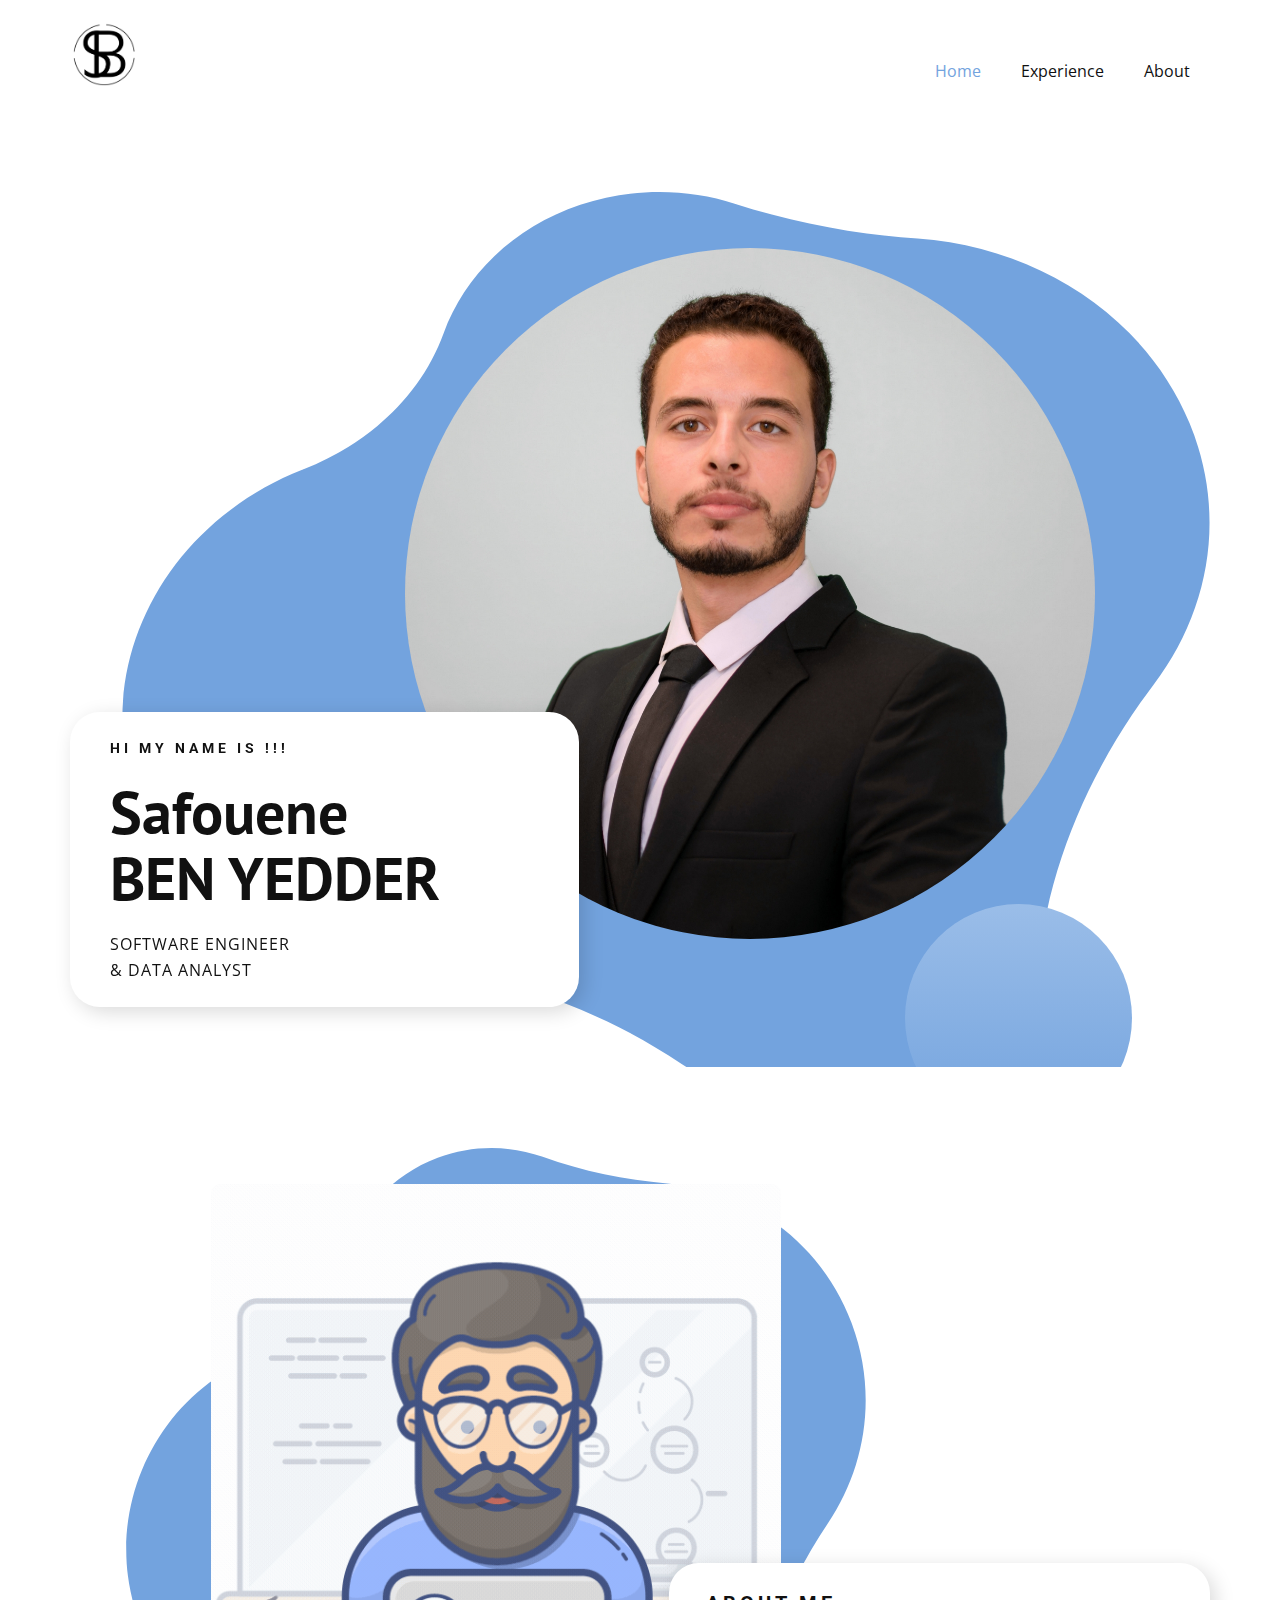
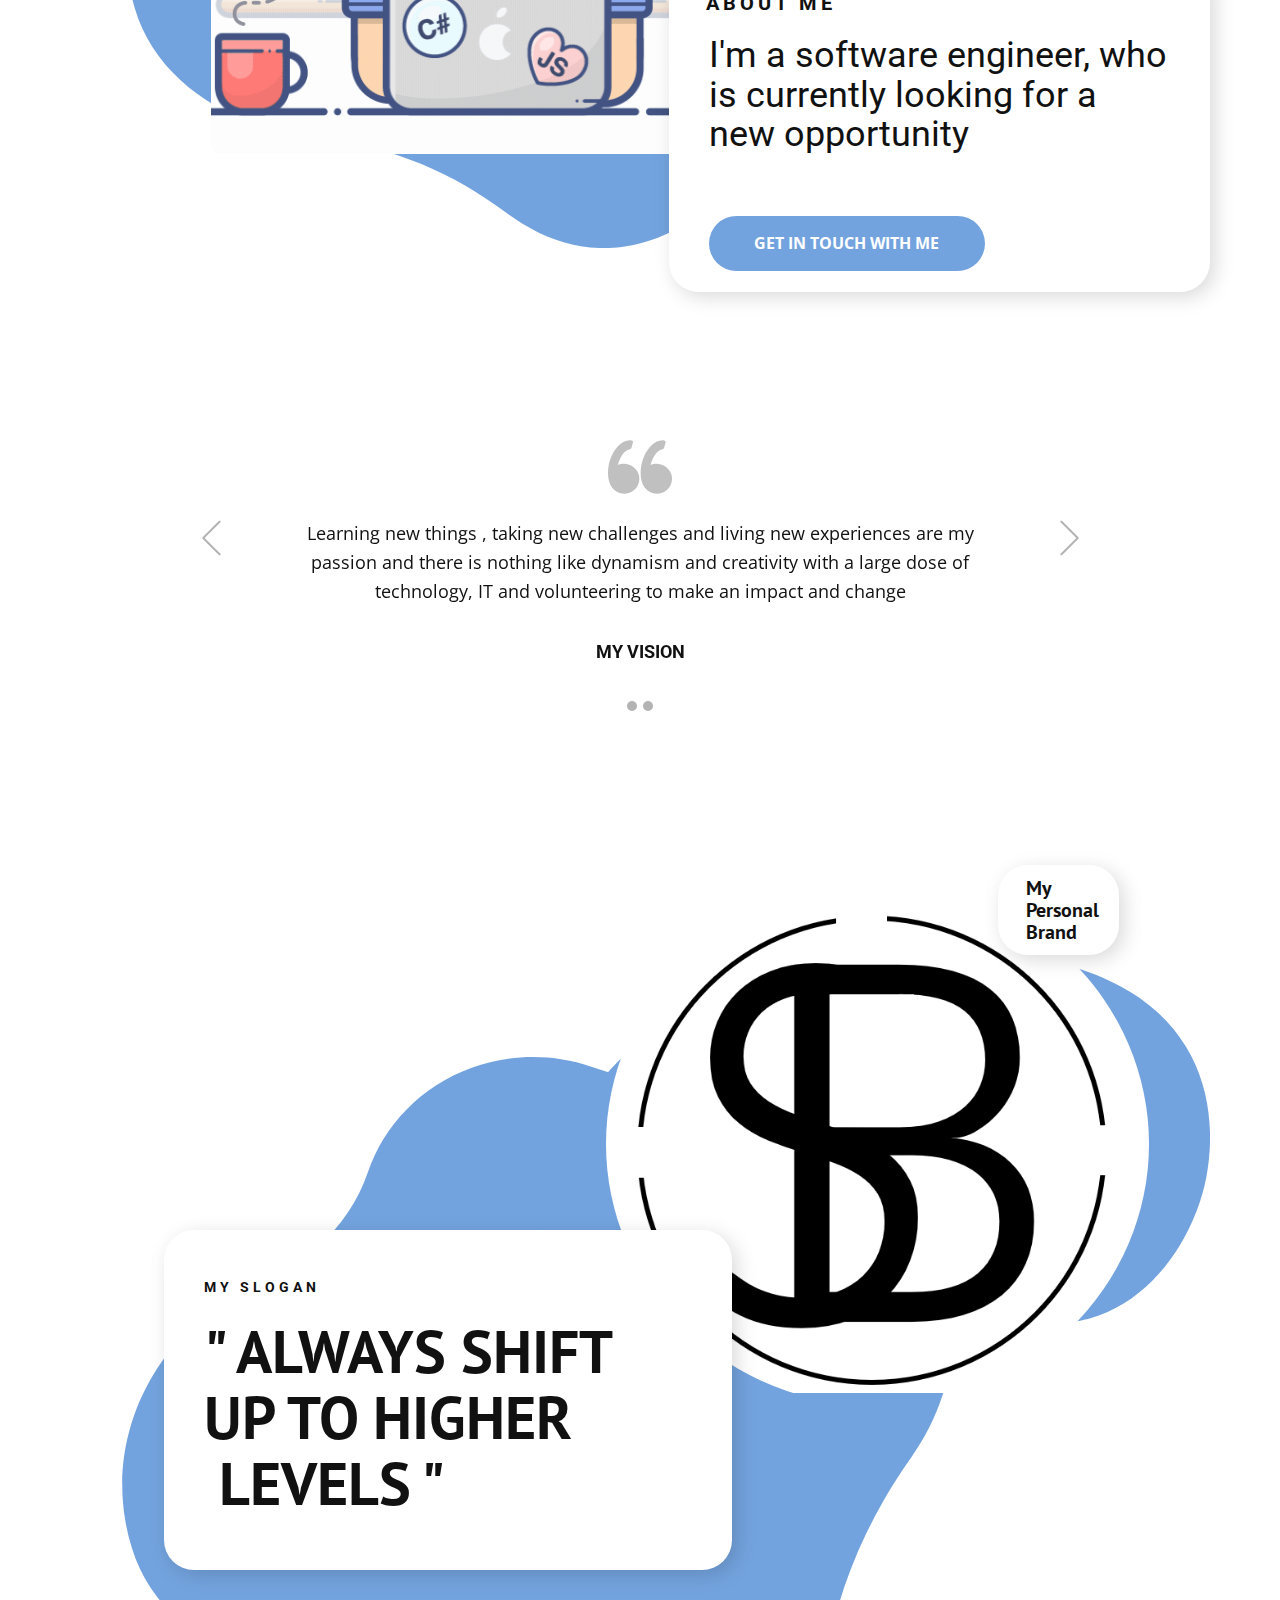
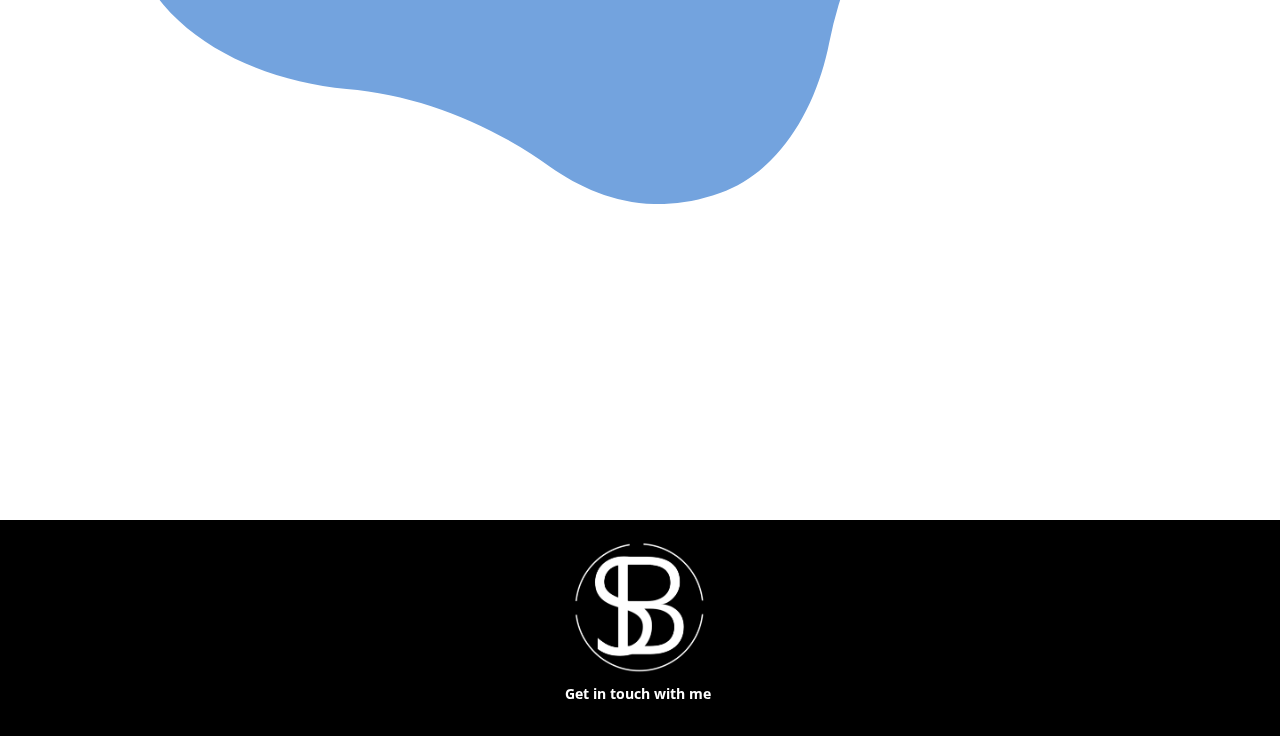
<file: index.html>
<!DOCTYPE html>
<html style="font-size: 16px;" lang="fr"><head>
    <meta name="viewport" content="width=device-width, initial-scale=1.0">
    <meta charset="utf-8">
    <meta name="keywords" content="">
    <meta name="description" content="">
    <title>Home</title>
    <link rel="stylesheet" href="nicepage.css" media="screen">
<link rel="stylesheet" href="Home.css" media="screen">
    <script class="u-script" type="text/javascript" src="jquery.js" "="" defer=""></script>
    <script class="u-script" type="text/javascript" src="nicepage.js" "="" defer=""></script>
    <meta name="generator" content="Nicepage 4.17.10, nicepage.com">
    <link id="u-theme-google-font" rel="stylesheet" href="https://fonts.googleapis.com/css?family=Roboto:100,100i,300,300i,400,400i,500,500i,700,700i,900,900i|Open+Sans:300,300i,400,400i,500,500i,600,600i,700,700i,800,800i">
    <link id="u-page-google-font" rel="stylesheet" href="https://fonts.googleapis.com/css?family=PT+Sans:400,400i,700,700i">
    
    
    
    
    
    
    
    <script type="application/ld+json">{
		"@context": "http://schema.org",
		"@type": "Organization",
		"name": "Main app",
		"logo": "images/LogoBlack.png"
}</script>
    <meta name="theme-color" content="#73a3de">
    <meta property="og:title" content="Home">
    <meta property="og:description" content="">
    <meta property="og:type" content="website">
  </head>
  <body data-home-page="Home.html" data-home-page-title="Home" class="u-body u-xl-mode" data-lang="fr"><header class="u-clearfix u-header u-header" id="sec-64b2"><div class="u-clearfix u-sheet u-sheet-1">
        <a href="Home.html" data-page-id="235945863" class="u-image u-logo u-image-1" data-image-width="663" data-image-height="607" title="Home">
          <img src="images/LogoBlack.png" class="u-logo-image u-logo-image-1">
        </a>
        <nav class="u-menu u-menu-dropdown u-offcanvas u-menu-1">
          <div class="menu-collapse" style="font-size: 1rem; letter-spacing: 0px;">
            <a class="u-button-style u-custom-left-right-menu-spacing u-custom-padding-bottom u-custom-top-bottom-menu-spacing u-nav-link u-text-active-palette-1-base u-text-hover-palette-2-base" href="#" data-lang-en="{&quot;content&quot;:&quot;<svg class=\&quot;u-svg-link\&quot; viewBox=\&quot;0 0 24 24\&quot;><use xmlns:xlink=\&quot;http://www.w3.org/1999/xlink\&quot; xlink:href=\&quot;#menu-hamburger\&quot;></use></svg><svg class=\&quot;u-svg-content\&quot; version=\&quot;1.1\&quot; id=\&quot;menu-hamburger\&quot; viewBox=\&quot;0 0 16 16\&quot; x=\&quot;0px\&quot; y=\&quot;0px\&quot; xmlns:xlink=\&quot;http://www.w3.org/1999/xlink\&quot; xmlns=\&quot;http://www.w3.org/2000/svg\&quot;>    <g>        <rect y=\&quot;1\&quot; width=\&quot;16\&quot; height=\&quot;2\&quot;></rect>        <rect y=\&quot;7\&quot; width=\&quot;16\&quot; height=\&quot;2\&quot;></rect>        <rect y=\&quot;13\&quot; width=\&quot;16\&quot; height=\&quot;2\&quot;></rect>    </g></svg>&quot;,&quot;href&quot;:&quot;#&quot;}">
              <svg class="u-svg-link" viewBox="0 0 24 24"><use xmlns:xlink="http://www.w3.org/1999/xlink" xlink:href="#menu-hamburger"></use></svg>
              <svg class="u-svg-content" version="1.1" id="menu-hamburger" viewBox="0 0 16 16" x="0px" y="0px" xmlns:xlink="http://www.w3.org/1999/xlink" xmlns="http://www.w3.org/2000/svg"><g><rect y="1" width="16" height="2"></rect><rect y="7" width="16" height="2"></rect><rect y="13" width="16" height="2"></rect>
</g></svg>
            </a>
          </div>
          <div class="u-custom-menu u-nav-container">
            <ul class="u-nav u-unstyled u-nav-1"><li class="u-nav-item"><a class="u-button-style u-nav-link u-text-active-palette-1-base u-text-hover-palette-2-base" href="Home.html" target="_blank" data-lang-en="{&quot;content&quot;:&quot;Home&quot;,&quot;href&quot;:&quot;Home.html&quot;}" style="padding: 10px 20px;">Home</a>
</li><li class="u-nav-item"><a class="u-button-style u-nav-link u-text-active-palette-1-base u-text-hover-palette-2-base" href="#" data-lang-en="{&quot;content&quot;:&quot;Experience&quot;,&quot;href&quot;:&quot;#&quot;}" style="padding: 10px 20px;">Experience</a><div class="u-nav-popup"><ul class="u-h-spacing-20 u-nav u-unstyled u-v-spacing-10"><li class="u-nav-item"><a class="u-button-style u-nav-link u-white" href="Internships.html" target="_blank" data-lang-en="{&quot;content&quot;:&quot;Internships &amp;amp; Freelance&quot;}">Internships &amp; Freelance</a>
</li><li class="u-nav-item"><a class="u-button-style u-nav-link u-white" href="AIESEC.html" target="_blank" data-lang-en="{&quot;content&quot;:&quot;AIESEC&quot;,&quot;href&quot;:&quot;AIESEC.html&quot;}">AIESEC</a>
</li><li class="u-nav-item"><a class="u-button-style u-nav-link u-white" href="Junior-Enterprise.html" target="_blank" data-lang-en="{&quot;content&quot;:&quot;Junior Enterprise&quot;,&quot;href&quot;:&quot;Junior-Enterprise.html&quot;}">Junior Enterprise</a>
</li><li class="u-nav-item"><a class="u-button-style u-nav-link u-white" href="Other-Experiences.html" target="_blank" data-lang-en="{&quot;content&quot;:&quot;Other Clubs &amp;amp; Associations&quot;}">Other Experiences</a>
</li></ul>
</div>
</li><li class="u-nav-item"><a class="u-button-style u-nav-link u-text-active-palette-1-base u-text-hover-palette-2-base" href="About.html" target="_blank" data-lang-en="{&quot;content&quot;:&quot;About&quot;,&quot;href&quot;:&quot;About.html&quot;}" style="padding: 10px 20px;">About</a>
</li></ul>
          </div>
          <div class="u-custom-menu u-nav-container-collapse">
            <div class="u-black u-container-style u-inner-container-layout u-opacity u-opacity-95 u-sidenav">
              <div class="u-inner-container-layout u-sidenav-overflow">
                <div class="u-menu-close"></div>
                <ul class="u-align-center u-nav u-popupmenu-items u-unstyled u-nav-3"><li class="u-nav-item"><a class="u-button-style u-nav-link" href="Home.html" target="_blank" data-lang-en="{&quot;content&quot;:&quot;Home&quot;,&quot;href&quot;:&quot;Home.html&quot;}">Home</a>
</li><li class="u-nav-item"><a class="u-button-style u-nav-link" href="#" data-lang-en="{&quot;content&quot;:&quot;Experience&quot;,&quot;href&quot;:&quot;#&quot;}">Experience</a><div class="u-nav-popup"><ul class="u-h-spacing-20 u-nav u-unstyled u-v-spacing-10"><li class="u-nav-item"><a class="u-button-style u-nav-link" href="#" target="_blank" data-lang-en="{&quot;content&quot;:&quot;Internships &amp;amp; Freelance&quot;}">Internships &amp; Freelance</a>
</li><li class="u-nav-item"><a class="u-button-style u-nav-link" href="AIESEC.html" target="_blank" data-lang-en="{&quot;content&quot;:&quot;AIESEC&quot;,&quot;href&quot;:&quot;AIESEC.html&quot;}">AIESEC</a>
</li><li class="u-nav-item"><a class="u-button-style u-nav-link" href="Junior-Enterprise.html" target="_blank" data-lang-en="{&quot;content&quot;:&quot;Junior Enterprise&quot;,&quot;href&quot;:&quot;Junior-Enterprise.html&quot;}">Junior Enterprise</a>
</li><li class="u-nav-item"><a class="u-button-style u-nav-link" href="Other-Experiences.html" target="_blank" data-lang-en="{&quot;content&quot;:&quot;Other Clubs &amp;amp; Associations&quot;}">Other Experiences</a>
</li></ul>
</div>
</li><li class="u-nav-item"><a class="u-button-style u-nav-link" href="About.html" target="_blank" data-lang-en="{&quot;content&quot;:&quot;About&quot;,&quot;href&quot;:&quot;About.html&quot;}">About</a>
</li></ul>
              </div>
            </div>
            <div class="u-black u-menu-overlay u-opacity u-opacity-70"></div>
          </div>
        </nav>
      </div></header> 
    <section class="u-clearfix u-white u-section-1" id="sec-c45a">
      <div class="u-clearfix u-sheet u-valign-middle-sm u-valign-middle-xs u-sheet-1">
        <div class="u-shape u-shape-svg u-text-palette-1-base u-shape-1" data-animation-name="customAnimationIn" data-animation-duration="1750" data-animation-delay="500">
          <svg class="u-svg-link" preserveAspectRatio="none" viewBox="0 0 160 150" style=""><use xmlns:xlink="http://www.w3.org/1999/xlink" xlink:href="#svg-1073"></use></svg>
          <svg xmlns="http://www.w3.org/2000/svg" xmlns:xlink="http://www.w3.org/1999/xlink" version="1.1" xml:space="preserve" class="u-svg-content" viewBox="0 0 160 150" x="0px" y="0px" id="svg-1073"><path d="M43.2,126.9c14.2,1.3,27.6,7,39.1,15.6c8.3,6.1,19.4,10.3,32.7,5.3c11.7-4.4,18.6-17.4,21-30.2c2.6-13.3,8.1-25.9,15.7-37.1
	c8.3-12.1,10.8-27.9,5.3-42.7C150.5,20.3,134.6,9,117,7.6C107.9,6.9,98.8,5,90.1,1.9C83-0.6,75-0.7,67.4,2.1
	c-9.9,3.7-17,11.6-20.1,21c-3.3,10.1-10.9,18-20.6,22.2c-0.1,0-0.1,0.1-0.2,0.1c-20.3,8.9-31,32-24.6,53.2
	C6.9,115.6,25.2,125.2,43.2,126.9z"></path></svg>
        </div>
        <div class="u-align-left u-image u-image-circle u-image-1" data-image-width="3762" data-image-height="5517" data-animation-name="customAnimationIn" data-animation-duration="1000" data-animation-direction="" data-animation-delay="250"></div>
        <div class="u-gradient u-shape u-shape-circle u-shape-2" data-animation-name="customAnimationIn" data-animation-duration="1500" data-animation-delay="250"></div>
        <div class="u-align-left u-container-style u-group u-radius-30 u-shape-round u-white u-group-1" data-animation-name="customAnimationIn" data-animation-duration="1500" data-animation-delay="500">
          <div class="u-container-layout u-container-layout-1">
            <h5 class="u-text u-text-default u-text-1">
              <span style="font-size: 0.875rem;">HI MY NAME IS !!!</span>
              <br>
            </h5>
            <h1 class="u-text u-text-2">Safouene&nbsp;<br>BEN YEDDER
            </h1>
            <p class="u-text u-text-3">SOFTWARE ENGINEER<br>&amp; DATA ANALYST
            </p>
          </div>
        </div>
      </div>
    </section>
    <section class="u-clearfix u-white u-section-2" id="carousel_e6ad">
      <div class="u-clearfix u-sheet u-sheet-1">
        <div class="u-container-style u-expanded-width-sm u-expanded-width-xs u-group u-group-1">
          <div class="u-container-layout u-container-layout-1">
            <div class="u-align-center u-shape u-shape-svg u-text-palette-1-base u-shape-1">
              <svg class="u-svg-link" preserveAspectRatio="none" viewBox="0 0 160 150" style=""><use xmlns:xlink="http://www.w3.org/1999/xlink" xlink:href="#svg-5264"></use></svg>
              <svg class="u-svg-content" viewBox="0 0 160 150" x="0px" y="0px" id="svg-5264"><path d="M43.2,126.9c14.2,1.3,27.6,7,39.1,15.6c8.3,6.1,19.4,10.3,32.7,5.3c11.7-4.4,18.6-17.4,21-30.2c2.6-13.3,8.1-25.9,15.7-37.1
	c8.3-12.1,10.8-27.9,5.3-42.7C150.5,20.3,134.6,9,117,7.6C107.9,6.9,98.8,5,90.1,1.9C83-0.6,75-0.7,67.4,2.1
	c-9.9,3.7-17,11.6-20.1,21c-3.3,10.1-10.9,18-20.6,22.2c-0.1,0-0.1,0.1-0.2,0.1c-20.3,8.9-31,32-24.6,53.2
	C6.9,115.6,25.2,125.2,43.2,126.9z"></path></svg>
            </div>
            <img class="u-align-center u-image u-image-round u-radius-10 u-image-1" alt="" data-image-width="800" data-image-height="600" src="images/programmer.gif">
          </div>
        </div>
        <div class="u-align-left-lg u-align-left-md u-align-left-xl u-container-style u-expanded-width-xs u-group u-radius-30 u-shape-round u-white u-group-2">
          <div class="u-container-layout u-container-layout-2">
            <h5 class="u-align-left-sm u-align-left-xs u-text u-text-default u-text-1">
              <br>About ME<br>
            </h5>
            <h2 class="u-align-center-sm u-align-center-xs u-subtitle u-text u-text-2">I'm a software engineer, who is currently looking for a new opportunity <br>&nbsp;
            </h2>
            <a href="https://linktr.ee/safouenebenyedder" class="u-btn u-btn-round u-button-style u-palette-1-base u-radius-50 u-btn-1">GET IN TOUCH WITH ME</a>
          </div>
        </div>
      </div>
    </section>
    <section class="u-align-left u-clearfix u-section-3" id="sec-8f43">
      <div class="u-clearfix u-sheet u-valign-middle u-sheet-1">
        <div id="carousel-82ff" data-interval="5000" data-u-ride="carousel" class="u-carousel u-slider u-slider-1">
          <ol class="u-absolute-hcenter u-carousel-indicators u-carousel-indicators-1">
            <li data-u-target="#carousel-82ff" class="u-active u-grey-30 u-shape-circle" data-u-slide-to="0" style="width: 10px; height: 10px;"></li>
            <li data-u-target="#carousel-82ff" class="u-grey-30 u-shape-circle" data-u-slide-to="1" style="width: 10px; height: 10px;"></li>
          </ol>
          <div class="u-carousel-inner" role="listbox">
            <div class="u-active u-align-center u-carousel-item u-container-style u-slide">
              <div class="u-container-layout u-container-layout-1"><span class="u-icon u-icon-circle u-text-grey-25 u-icon-1"><svg class="u-svg-link" preserveAspectRatio="xMidYMin slice" viewBox="0 0 95.333 95.332" style=""><use xmlns:xlink="http://www.w3.org/1999/xlink" xlink:href="#svg-c9f3"></use></svg><svg class="u-svg-content" viewBox="0 0 95.333 95.332" x="0px" y="0px" id="svg-c9f3" style="enable-background:new 0 0 95.333 95.332;"><g><g><path d="M30.512,43.939c-2.348-0.676-4.696-1.019-6.98-1.019c-3.527,0-6.47,0.806-8.752,1.793    c2.2-8.054,7.485-21.951,18.013-23.516c0.975-0.145,1.774-0.85,2.04-1.799l2.301-8.23c0.194-0.696,0.079-1.441-0.318-2.045    s-1.035-1.007-1.75-1.105c-0.777-0.106-1.569-0.16-2.354-0.16c-12.637,0-25.152,13.19-30.433,32.076    c-3.1,11.08-4.009,27.738,3.627,38.223c4.273,5.867,10.507,9,18.529,9.313c0.033,0.001,0.065,0.002,0.098,0.002    c9.898,0,18.675-6.666,21.345-16.209c1.595-5.705,0.874-11.688-2.032-16.851C40.971,49.307,36.236,45.586,30.512,43.939z"></path><path d="M92.471,54.413c-2.875-5.106-7.61-8.827-13.334-10.474c-2.348-0.676-4.696-1.019-6.979-1.019    c-3.527,0-6.471,0.806-8.753,1.793c2.2-8.054,7.485-21.951,18.014-23.516c0.975-0.145,1.773-0.85,2.04-1.799l2.301-8.23    c0.194-0.696,0.079-1.441-0.318-2.045c-0.396-0.604-1.034-1.007-1.75-1.105c-0.776-0.106-1.568-0.16-2.354-0.16    c-12.637,0-25.152,13.19-30.434,32.076c-3.099,11.08-4.008,27.738,3.629,38.225c4.272,5.866,10.507,9,18.528,9.312    c0.033,0.001,0.065,0.002,0.099,0.002c9.897,0,18.675-6.666,21.345-16.209C96.098,65.559,95.376,59.575,92.471,54.413z"></path>
</g>
</g></svg>
              
              
            </span>
                <p class="u-align-center u-large-text u-text u-text-default u-text-variant u-text-1">Learning new things , taking new challenges and living new experiences are my passion and there&nbsp;is nothing like dynamism and creativity with a large dose of technology, IT and volunteering to
make an impact and change<br>
                </p>
                <h6 class="u-align-center u-text u-text-2">MY VISION</h6>
              </div>
            </div>
            <div class="u-align-center u-carousel-item u-container-style u-expanded-width u-slide">
              <div class="u-container-layout u-valign-middle u-container-layout-2"><span class="u-icon u-icon-circle u-text-grey-25 u-icon-2"><svg class="u-svg-link" preserveAspectRatio="xMidYMin slice" viewBox="0 0 95.333 95.332" style=""><use xmlns:xlink="http://www.w3.org/1999/xlink" xlink:href="#svg-2679"></use></svg><svg class="u-svg-content" viewBox="0 0 95.333 95.332" x="0px" y="0px" id="svg-2679" style="enable-background:new 0 0 95.333 95.332;"><g><g><path d="M30.512,43.939c-2.348-0.676-4.696-1.019-6.98-1.019c-3.527,0-6.47,0.806-8.752,1.793    c2.2-8.054,7.485-21.951,18.013-23.516c0.975-0.145,1.774-0.85,2.04-1.799l2.301-8.23c0.194-0.696,0.079-1.441-0.318-2.045    s-1.035-1.007-1.75-1.105c-0.777-0.106-1.569-0.16-2.354-0.16c-12.637,0-25.152,13.19-30.433,32.076    c-3.1,11.08-4.009,27.738,3.627,38.223c4.273,5.867,10.507,9,18.529,9.313c0.033,0.001,0.065,0.002,0.098,0.002    c9.898,0,18.675-6.666,21.345-16.209c1.595-5.705,0.874-11.688-2.032-16.851C40.971,49.307,36.236,45.586,30.512,43.939z"></path><path d="M92.471,54.413c-2.875-5.106-7.61-8.827-13.334-10.474c-2.348-0.676-4.696-1.019-6.979-1.019    c-3.527,0-6.471,0.806-8.753,1.793c2.2-8.054,7.485-21.951,18.014-23.516c0.975-0.145,1.773-0.85,2.04-1.799l2.301-8.23    c0.194-0.696,0.079-1.441-0.318-2.045c-0.396-0.604-1.034-1.007-1.75-1.105c-0.776-0.106-1.568-0.16-2.354-0.16    c-12.637,0-25.152,13.19-30.434,32.076c-3.099,11.08-4.008,27.738,3.629,38.225c4.272,5.866,10.507,9,18.528,9.312    c0.033,0.001,0.065,0.002,0.099,0.002c9.897,0,18.675-6.666,21.345-16.209C96.098,65.559,95.376,59.575,92.471,54.413z"></path>
</g>
</g></svg>
              
              
            </span>
                <p class="u-align-center u-large-text u-text u-text-default u-text-variant u-text-3"> Professionalism <br>Respect <br>Enjoying participation <br>Striving for excellence <br>Responsibility
                </p>
                <h6 class="u-align-center u-text u-text-4">MY VALUES</h6>
                <h4 class="u-align-center u-text u-text-5">
                  <br>
                </h4>
              </div>
            </div>
          </div>
          <a class="u-absolute-vcenter u-carousel-control u-carousel-control-prev u-text-grey-30 u-carousel-control-1" href="#carousel-82ff" role="button" data-u-slide="prev">
            <span aria-hidden="true">
              <svg viewBox="0 0 477.175 477.175"><path d="M145.188,238.575l215.5-215.5c5.3-5.3,5.3-13.8,0-19.1s-13.8-5.3-19.1,0l-225.1,225.1c-5.3,5.3-5.3,13.8,0,19.1l225.1,225
                    c2.6,2.6,6.1,4,9.5,4s6.9-1.3,9.5-4c5.3-5.3,5.3-13.8,0-19.1L145.188,238.575z"></path></svg>
            </span>
            <span class="sr-only">+Previous</span>
          </a>
          <a class="u-absolute-vcenter u-carousel-control u-carousel-control-next u-text-grey-30 u-carousel-control-2" href="#carousel-82ff" role="button" data-u-slide="next">
            <span aria-hidden="true">
              <svg viewBox="0 0 477.175 477.175"><path d="M360.731,229.075l-225.1-225.1c-5.3-5.3-13.8-5.3-19.1,0s-5.3,13.8,0,19.1l215.5,215.5l-215.5,215.5
                    c-5.3,5.3-5.3,13.8,0,19.1c2.6,2.6,6.1,4,9.5,4c3.4,0,6.9-1.3,9.5-4l225.1-225.1C365.931,242.875,365.931,234.275,360.731,229.075z"></path></svg>
            </span>
            <span class="sr-only">+Next</span>
          </a>
        </div>
      </div>
    </section>
    <section class="u-clearfix u-section-4" id="sec-d9f2">
      <div class="u-clearfix u-sheet u-sheet-1"></div>
    </section>
    <section class="u-align-center u-clearfix u-white u-section-5" id="carousel_70df">
      <div class="u-clearfix u-sheet u-sheet-1">
        <div class="u-shape u-shape-svg u-text-palette-1-base u-shape-1">
          <svg class="u-svg-link" preserveAspectRatio="none" viewBox="0 0 160 150" style=""><use xmlns:xlink="http://www.w3.org/1999/xlink" xlink:href="#svg-1b21"></use></svg>
          <svg class="u-svg-content" viewBox="0 0 160 150" x="0px" y="0px" id="svg-1b21"><path d="M43.2,126.9c14.2,1.3,27.6,7,39.1,15.6c8.3,6.1,19.4,10.3,32.7,5.3c11.7-4.4,18.6-17.4,21-30.2c2.6-13.3,8.1-25.9,15.7-37.1
	c8.3-12.1,10.8-27.9,5.3-42.7C150.5,20.3,134.6,9,117,7.6C107.9,6.9,98.8,5,90.1,1.9C83-0.6,75-0.7,67.4,2.1
	c-9.9,3.7-17,11.6-20.1,21c-3.3,10.1-10.9,18-20.6,22.2c-0.1,0-0.1,0.1-0.2,0.1c-20.3,8.9-31,32-24.6,53.2
	C6.9,115.6,25.2,125.2,43.2,126.9z"></path></svg>
        </div>
        <div class="u-shape u-shape-svg u-text-palette-1-base u-shape-2">
          <svg class="u-svg-link" preserveAspectRatio="none" viewBox="0 0 160 120" style=""><use xmlns:xlink="http://www.w3.org/1999/xlink" xlink:href="#svg-9d97"></use></svg>
          <svg class="u-svg-content" viewBox="0 0 160 120" x="0px" y="0px" id="svg-9d97"><path d="M124.3,80.3c20.5-1.1,32-18.4,34.8-31.5c4.7-22.6-6.7-55.4-81.5-47.7c-124.8,12.7-75.1,145.7-16.9,114
	C99.9,93.7,86.4,82.3,124.3,80.3z"></path></svg>
        </div>
        <div class="u-image u-image-circle u-image-contain u-preserve-proportions u-image-1" data-image-width="663" data-image-height="607"></div>
        <div class="u-align-left u-container-style u-group u-radius-30 u-shape-round u-white u-group-1">
          <div class="u-container-layout u-container-layout-1">
            <h5 class="u-text u-text-default u-text-1">
              <span style="font-size: 0.875rem;">my slogan</span>
              <br>
            </h5>
            <h2 class="u-text u-text-2">" ​​ALWAYS SHIFT UP TO HIGHER&nbsp; &nbsp;LEVELS "</h2>
          </div>
        </div>
        <div class="u-align-left u-container-style u-group u-radius-30 u-shape-round u-white u-group-2">
          <div class="u-container-layout u-valign-middle-lg u-valign-middle-md u-valign-middle-xl u-valign-middle-xs u-container-layout-2">
            <h2 class="u-text u-text-3">My Personal Brand</h2>
          </div>
        </div>
      </div>
    </section>
    <section class="u-align-center u-clearfix u-section-6" id="carousel_1a16">
      <div class="u-clearfix u-sheet u-valign-middle u-sheet-1"></div>
    </section>
    
    
    <footer class="u-align-center u-black u-clearfix u-footer u-footer" id="sec-d28a"><div class="u-clearfix u-sheet u-sheet-1">
        <img class="u-image u-image-contain u-image-round u-radius-10 u-image-1" src="images/LogoWhite.png" alt="" data-image-width="617" data-image-height="601" data-href="https://linktr.ee/safouenebenyedder" data-target="_blank">
        <p class="u-small-text u-text u-text-variant u-text-1" data-lang-en="Get in touch with me&amp;nbsp;">Get in touch with me&nbsp;</p>
      </div></footer>
  
</body></html>
</file>
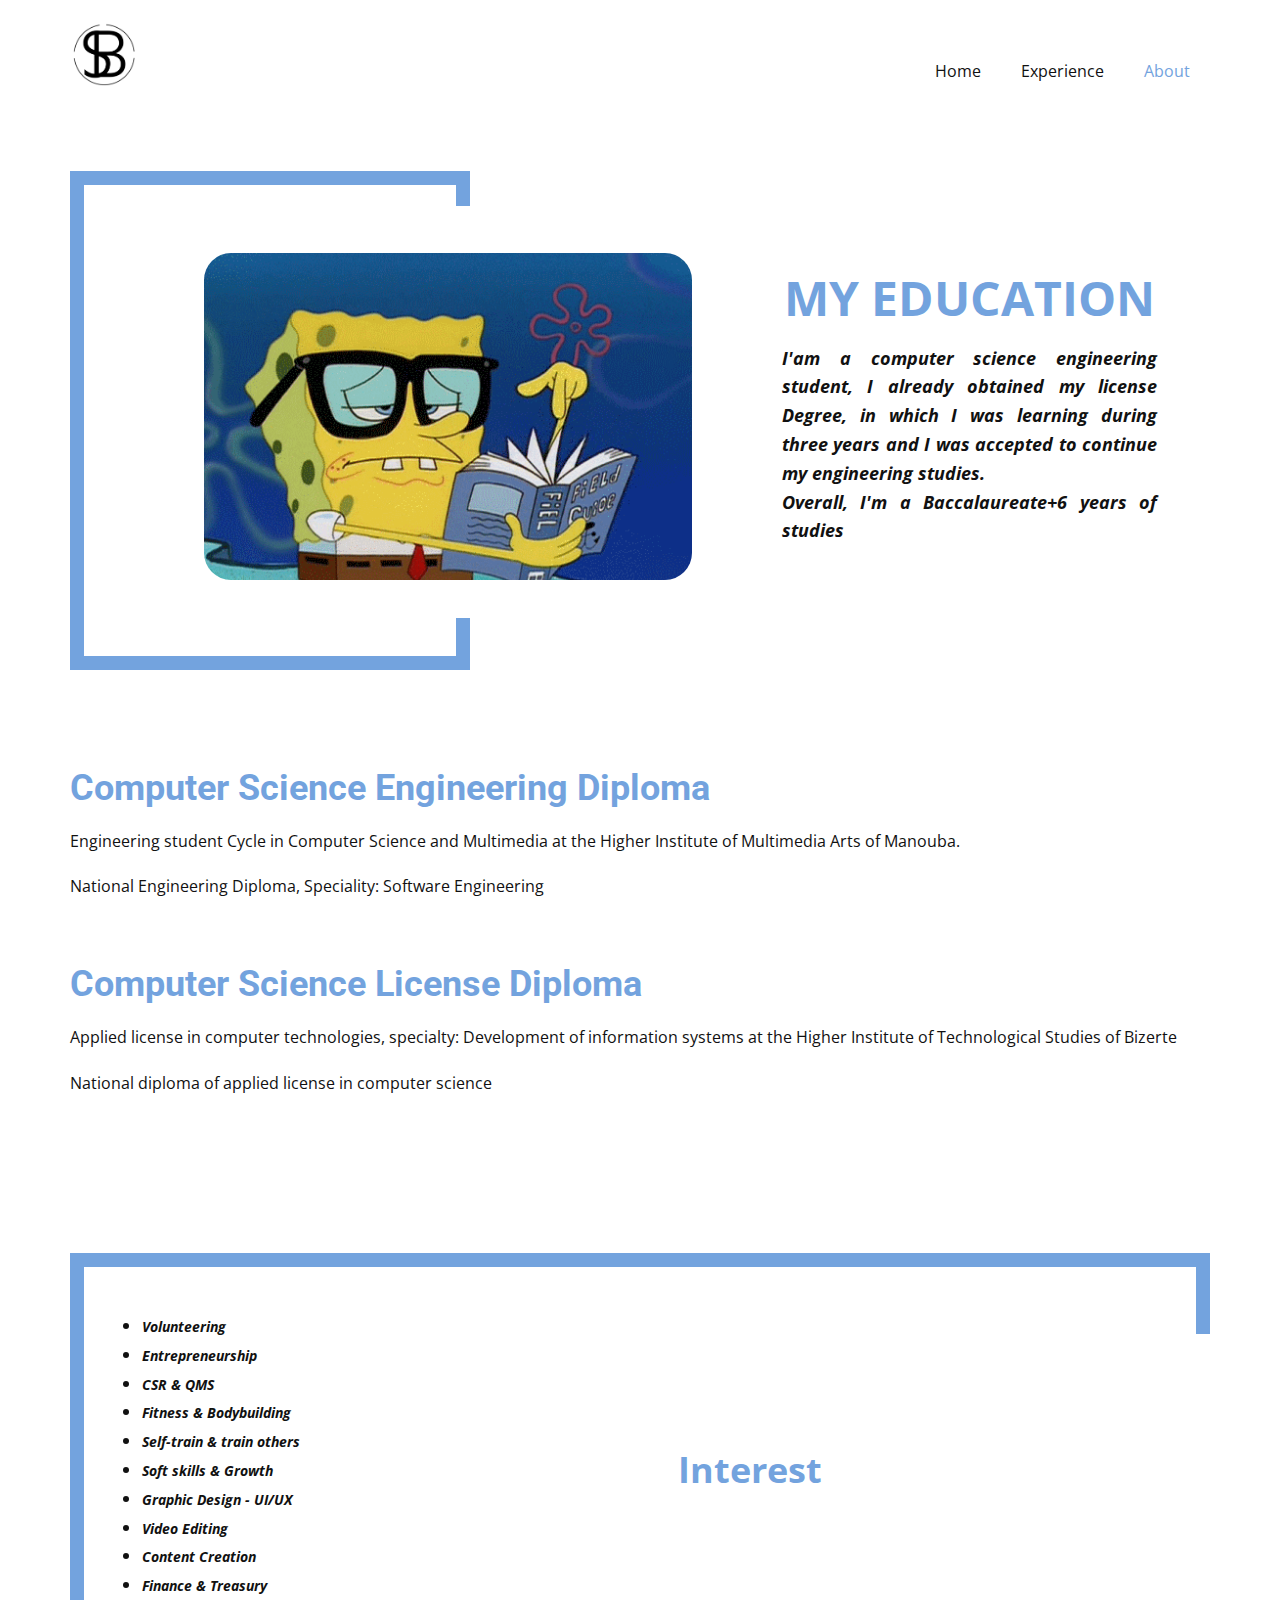
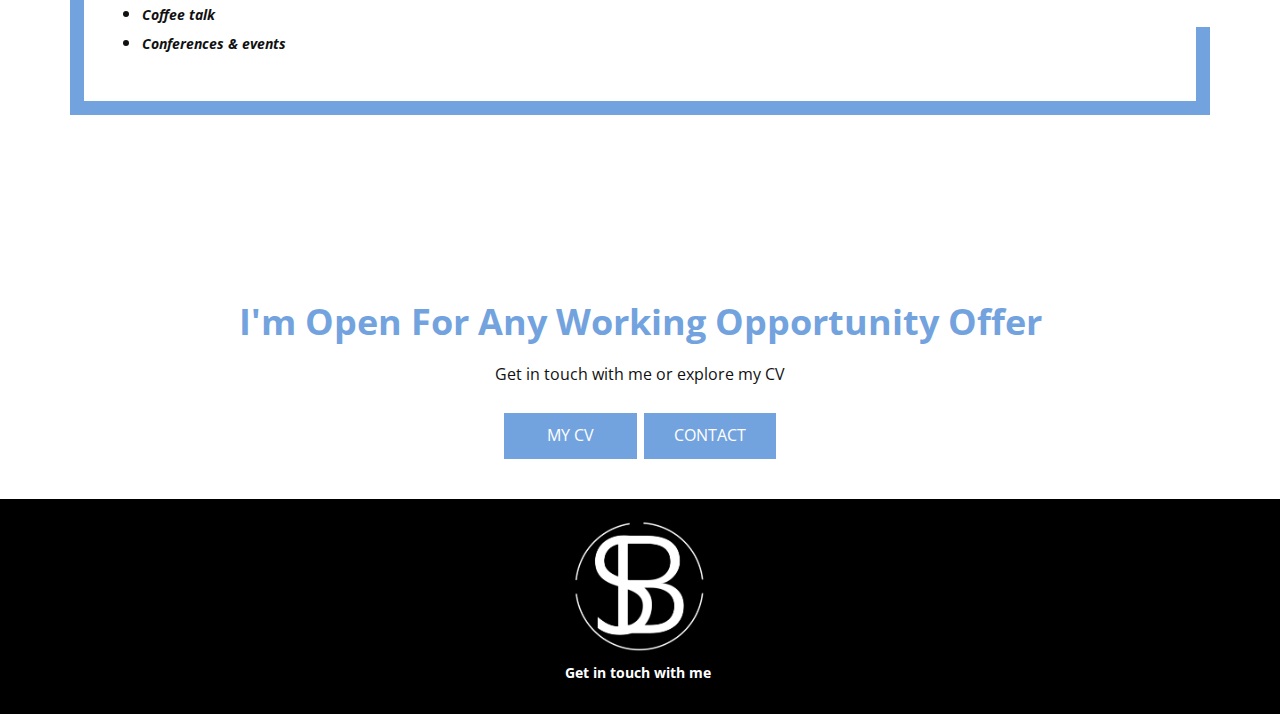
<file: About.html>
<!DOCTYPE html>
<html style="font-size: 16px;" lang="fr"><head>
    <meta name="viewport" content="width=device-width, initial-scale=1.0">
    <meta charset="utf-8">
    <meta name="keywords" content="">
    <meta name="description" content="">
    <title>About</title>
    <link rel="stylesheet" href="nicepage.css" media="screen">
<link rel="stylesheet" href="About.css" media="screen">
    <script class="u-script" type="text/javascript" src="jquery.js" "="" defer=""></script>
    <script class="u-script" type="text/javascript" src="nicepage.js" "="" defer=""></script>
    <meta name="generator" content="Nicepage 4.17.10, nicepage.com">
    <link id="u-theme-google-font" rel="stylesheet" href="https://fonts.googleapis.com/css?family=Roboto:100,100i,300,300i,400,400i,500,500i,700,700i,900,900i|Open+Sans:300,300i,400,400i,500,500i,600,600i,700,700i,800,800i">


	
    
    
    
    
    <script type="application/ld+json">{
		"@context": "http://schema.org",
		"@type": "Organization",
		"name": "Main app",
		"logo": "images/LogoBlack.png"
}</script>
    <meta name="theme-color" content="#73a3de">
    <meta property="og:title" content="About">
    <meta property="og:description" content="">
    <meta property="og:type" content="website">
  </head>
  <body class="u-body u-xl-mode" data-lang="fr"><header class="u-clearfix u-header u-header" id="sec-64b2"><div class="u-clearfix u-sheet u-sheet-1">
        <a href="Home.html" data-page-id="235945863" class="u-image u-logo u-image-1" data-image-width="663" data-image-height="607" title="Home">
          <img src="images/LogoBlack.png" class="u-logo-image u-logo-image-1">
        </a>
        <nav class="u-menu u-menu-dropdown u-offcanvas u-menu-1">
          <div class="menu-collapse" style="font-size: 1rem; letter-spacing: 0px;">
            <a class="u-button-style u-custom-left-right-menu-spacing u-custom-padding-bottom u-custom-top-bottom-menu-spacing u-nav-link u-text-active-palette-1-base u-text-hover-palette-2-base" href="#" data-lang-en="{&quot;content&quot;:&quot;<svg class=\&quot;u-svg-link\&quot; viewBox=\&quot;0 0 24 24\&quot;><use xmlns:xlink=\&quot;http://www.w3.org/1999/xlink\&quot; xlink:href=\&quot;#menu-hamburger\&quot;></use></svg><svg class=\&quot;u-svg-content\&quot; version=\&quot;1.1\&quot; id=\&quot;menu-hamburger\&quot; viewBox=\&quot;0 0 16 16\&quot; x=\&quot;0px\&quot; y=\&quot;0px\&quot; xmlns:xlink=\&quot;http://www.w3.org/1999/xlink\&quot; xmlns=\&quot;http://www.w3.org/2000/svg\&quot;>    <g>        <rect y=\&quot;1\&quot; width=\&quot;16\&quot; height=\&quot;2\&quot;></rect>        <rect y=\&quot;7\&quot; width=\&quot;16\&quot; height=\&quot;2\&quot;></rect>        <rect y=\&quot;13\&quot; width=\&quot;16\&quot; height=\&quot;2\&quot;></rect>    </g></svg>&quot;,&quot;href&quot;:&quot;#&quot;}">
              <svg class="u-svg-link" viewBox="0 0 24 24"><use xmlns:xlink="http://www.w3.org/1999/xlink" xlink:href="#menu-hamburger"></use></svg>
              <svg class="u-svg-content" version="1.1" id="menu-hamburger" viewBox="0 0 16 16" x="0px" y="0px" xmlns:xlink="http://www.w3.org/1999/xlink" xmlns="http://www.w3.org/2000/svg"><g><rect y="1" width="16" height="2"></rect><rect y="7" width="16" height="2"></rect><rect y="13" width="16" height="2"></rect>
</g></svg>
            </a>
          </div>
          <div class="u-custom-menu u-nav-container">
            <ul class="u-nav u-unstyled u-nav-1"><li class="u-nav-item"><a class="u-button-style u-nav-link u-text-active-palette-1-base u-text-hover-palette-2-base" href="Home.html" target="_blank" data-lang-en="{&quot;content&quot;:&quot;Home&quot;,&quot;href&quot;:&quot;Home.html&quot;}" style="padding: 10px 20px;">Home</a>
</li><li class="u-nav-item"><a class="u-button-style u-nav-link u-text-active-palette-1-base u-text-hover-palette-2-base" href="#" data-lang-en="{&quot;content&quot;:&quot;Experience&quot;,&quot;href&quot;:&quot;#&quot;}" style="padding: 10px 20px;">Experience</a><div class="u-nav-popup"><ul class="u-h-spacing-20 u-nav u-unstyled u-v-spacing-10"><li class="u-nav-item"><a class="u-button-style u-nav-link u-white" href="Internships.html" target="_blank" data-lang-en="{&quot;content&quot;:&quot;Internships &amp;amp; Freelance&quot;}">Internships &amp; Freelance</a>
</li><li class="u-nav-item"><a class="u-button-style u-nav-link u-white" href="AIESEC.html" target="_blank" data-lang-en="{&quot;content&quot;:&quot;AIESEC&quot;,&quot;href&quot;:&quot;AIESEC.html&quot;}">AIESEC</a>
</li><li class="u-nav-item"><a class="u-button-style u-nav-link u-white" href="Junior-Enterprise.html" target="_blank" data-lang-en="{&quot;content&quot;:&quot;Junior Enterprise&quot;,&quot;href&quot;:&quot;Junior-Enterprise.html&quot;}">Junior Enterprise</a>
</li><li class="u-nav-item"><a class="u-button-style u-nav-link u-white" href="Other-Experiences.html" target="_blank" data-lang-en="{&quot;content&quot;:&quot;Other Clubs &amp;amp; Associations&quot;}">Other Experiences</a>
</li></ul>
</div>
</li><li class="u-nav-item"><a class="u-button-style u-nav-link u-text-active-palette-1-base u-text-hover-palette-2-base" href="About.html" target="_blank" data-lang-en="{&quot;content&quot;:&quot;About&quot;,&quot;href&quot;:&quot;About.html&quot;}" style="padding: 10px 20px;">About</a>
</li></ul>
          </div>
          <div class="u-custom-menu u-nav-container-collapse">
            <div class="u-black u-container-style u-inner-container-layout u-opacity u-opacity-95 u-sidenav">
              <div class="u-inner-container-layout u-sidenav-overflow">
                <div class="u-menu-close"></div>
                <ul class="u-align-center u-nav u-popupmenu-items u-unstyled u-nav-3"><li class="u-nav-item"><a class="u-button-style u-nav-link" href="Home.html" target="_blank" data-lang-en="{&quot;content&quot;:&quot;Home&quot;,&quot;href&quot;:&quot;Home.html&quot;}">Home</a>
</li><li class="u-nav-item"><a class="u-button-style u-nav-link" href="#" data-lang-en="{&quot;content&quot;:&quot;Experience&quot;,&quot;href&quot;:&quot;#&quot;}">Experience</a><div class="u-nav-popup"><ul class="u-h-spacing-20 u-nav u-unstyled u-v-spacing-10"><li class="u-nav-item"><a class="u-button-style u-nav-link" href="Internships.html" target="_blank" data-lang-en="{&quot;content&quot;:&quot;Internships &amp;amp; Freelance&quot;}">Internships &amp; Freelance</a>
</li><li class="u-nav-item"><a class="u-button-style u-nav-link" href="AIESEC.html" target="_blank" data-lang-en="{&quot;content&quot;:&quot;AIESEC&quot;,&quot;href&quot;:&quot;AIESEC.html&quot;}">AIESEC</a>
</li><li class="u-nav-item"><a class="u-button-style u-nav-link" href="Junior-Enterprise.html" target="_blank" data-lang-en="{&quot;content&quot;:&quot;Junior Enterprise&quot;,&quot;href&quot;:&quot;Junior-Enterprise.html&quot;}">Junior Enterprise</a>
</li><li class="u-nav-item"><a class="u-button-style u-nav-link" href="Other-Experiences.html" target="_blank" data-lang-en="{&quot;content&quot;:&quot;Other Clubs &amp;amp; Associations&quot;}">Other Experiences</a>
</li></ul>
</div>
</li><li class="u-nav-item"><a class="u-button-style u-nav-link" href="About.html" target="_blank" data-lang-en="{&quot;content&quot;:&quot;About&quot;,&quot;href&quot;:&quot;About.html&quot;}">About</a>
</li></ul>
              </div>
            </div>
            <div class="u-black u-menu-overlay u-opacity u-opacity-70"></div>
          </div>
        </nav>
      </div></header>
    <section class="u-align-center u-clearfix u-section-1" id="carousel_d54e">
      <div class="u-clearfix u-sheet u-sheet-1">
        <div class="u-border-14 u-border-palette-1-base u-container-style u-group u-group-1">
          <div class="u-container-layout u-container-layout-1">
            <div class="u-align-center u-container-style u-group u-white u-group-2">
              <div class="u-container-layout u-container-layout-2"></div>
            </div>
          </div>
        </div>
        <img class="u-image u-image-round u-radius-27 u-image-1" src="images/giphy2.gif" alt="" data-image-width="499" data-image-height="365">
        <h3 class="u-custom-font u-text u-text-font u-text-palette-1-base u-text-1">MY EDUCATION</h3>
        <p class="u-align-justify u-text u-text-2"> I'am a computer science engineering student, I already obtained my license Degree, in which I was learning during three years and I was accepted to continue my engineering studies. <br>Overall, I'm a ​Baccalaureate+6 years of studies
        </p>
      </div>
    </section>
    <section class="u-align-left u-clearfix u-section-2" id="sec-b755">
      <div class="u-clearfix u-sheet u-sheet-1">
        <div class="fr-view u-clearfix u-rich-text u-text u-text-1">
          <h2 style="text-align: justify;">
            <span class="u-text-palette-1-base" style="font-weight: 700;">Computer Science Engineering Diploma</span>
          </h2>
          <p id="isPasted" style="text-align: justify;">
            <span class="u-custom-font u-text-font">Engineering student Cycle in Computer Science and Multimedia at the Higher Institute of Multimedia Arts of Manouba.</span>
          </p>
          <p>
            <span class="u-custom-font u-text-font">National Engineering Diploma, Speciality: Software Engineering</span>
          </p>
          <p>
            <span class="u-custom-font u-text-font">
              <br>
            </span>
          </p>
          <h2>
            <span class="u-text-palette-1-base" style="font-weight: 700;">Computer Science License Diploma</span>
          </h2>
          <p id="isPasted" style="text-align: justify;">
            <span class="u-custom-font u-text-font">Applied license in computer technologies, specialty: Development of information systems at the Higher Institute of Technological Studies of Bizerte</span>
          </p>
          <p>
            <span class="u-custom-font u-text-font">National diploma of applied license in computer science</span>
          </p>
        </div>
        <div class="u-palette-1-base u-preserve-proportions u-shape u-shape-circle u-shape-1" data-animation-name="customAnimationIn" data-animation-duration="1500" data-animation-delay="0"></div>
      </div>
    </section>
    <section class="u-align-center u-clearfix u-section-3" id="carousel_fcc3">
      <div class="u-clearfix u-sheet u-sheet-1">
        <div class="u-border-14 u-border-palette-1-base u-container-style u-expanded-width u-group u-group-1">
          <div class="u-container-layout u-container-layout-1">
            <div class="u-container-style u-group u-white u-group-2">
              <div class="u-container-layout u-valign-middle u-container-layout-2"></div>
            </div>
            <ul class="u-align-left u-text u-text-1">
              <li>
                <span style="font-size: 0.875rem;"> Volunteering </span>
              </li>
              <li>
                <span style="font-size: 0.875rem;">Entrepreneurship </span>
              </li>
              <li>
                <span style="font-size: 0.875rem;">CSR &amp; QMS </span>
              </li>
              <li>
                <span style="font-size: 0.875rem;">Fitness &amp; Bodybuilding </span>
              </li>
              <li>
                <span style="font-size: 0.875rem;">Self-train &amp; train others </span>
              </li>
              <li>
                <span style="font-size: 0.875rem;">Soft skills &amp; Growth </span>
              </li>
              <li>
                <span style="font-size: 0.875rem;">Graphic Design - UI/UX </span>
              </li>
              <li>
                <span style="font-size: 0.875rem;">Video Editing </span>
              </li>
              <li>
                <span style="font-size: 0.875rem;">Content Creation </span>
              </li>
              <li>
                <span style="font-size: 0.875rem;">Finance &amp; Treasury </span>
              </li>
              <li>
                <span style="font-size: 0.875rem;">Coffee talk </span>
              </li>
              <li>
                <span style="font-size: 0.875rem;">Conferences &amp; events</span>
              </li>
            </ul>
            <h3 class="u-custom-font u-text u-text-font u-text-palette-1-base u-text-2">Interest</h3>
          </div>
        </div>
      </div>
    </section>
    <section class="u-align-center u-clearfix u-section-4" id="sec-59d6">
      <div class="u-align-center u-clearfix u-sheet u-sheet-1">
        <h2 class="u-custom-font u-text u-text-default u-text-font u-text-palette-1-base u-text-1">I'm Open For Any Working Opportunity Offer</h2>
        <p class="u-text u-text-2">Get in touch with me or explore my CV</p>
        <a href="mailto:Safouene.BenYedder@gmail.com" class="u-btn u-button-style u-btn-1" target="_blank">CONTACT</a>
        <a href="https://drive.google.com/drive/folders/1W74u0yx52l5ATy8ax-gf6ZTwjXgNSMFY?usp=sharing" class="u-btn u-button-style u-btn-2" target="_blank">MY CV</a>
      </div>
    </section>
    
    
    <footer class="u-align-center u-black u-clearfix u-footer u-footer" id="sec-d28a"><div class="u-clearfix u-sheet u-sheet-1">
        <img class="u-image u-image-contain u-image-round u-radius-10 u-image-1" src="images/LogoWhite.png" alt="" data-image-width="617" data-image-height="601" data-href="https://linktr.ee/safouenebenyedder" data-target="_blank">
        <p class="u-small-text u-text u-text-variant u-text-1" data-lang-en="Get in touch with me&amp;nbsp;">Get in touch with me&nbsp;</p>
      </div></footer>
  
</body></html>
</file>
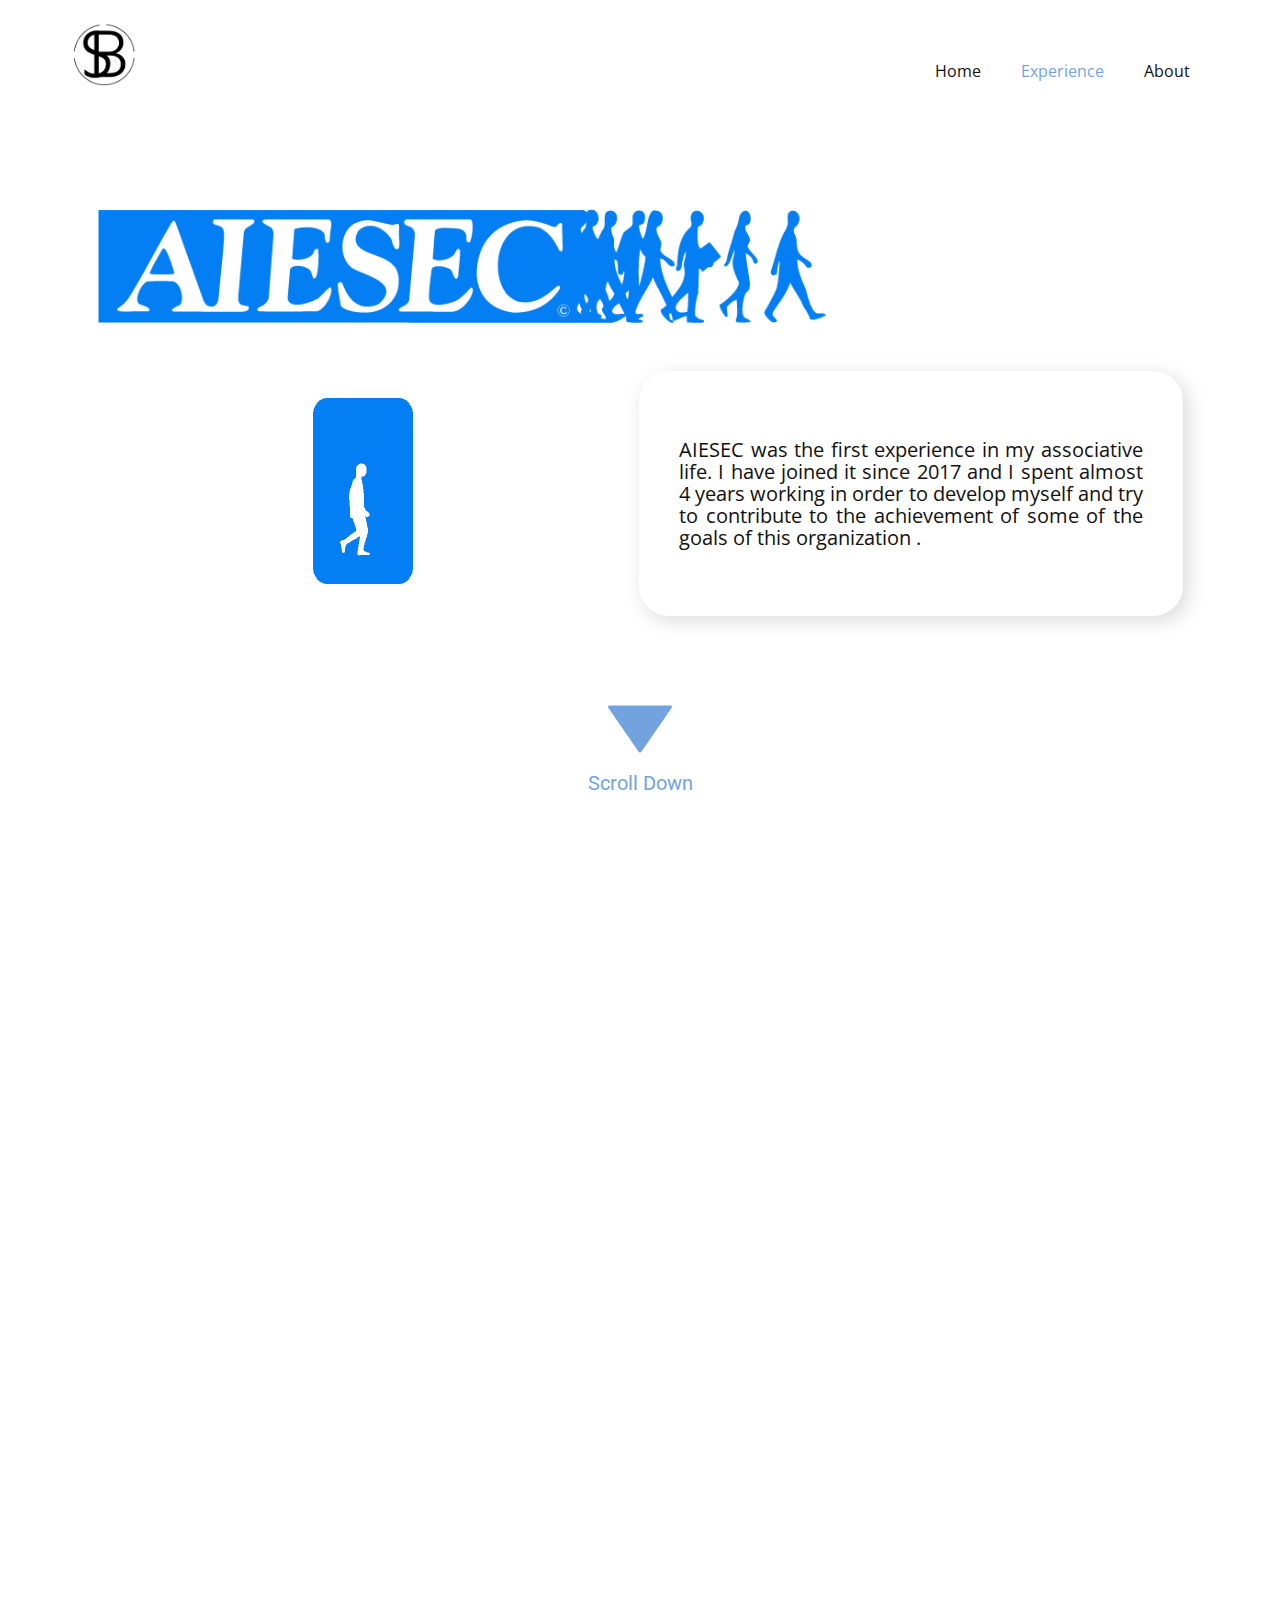
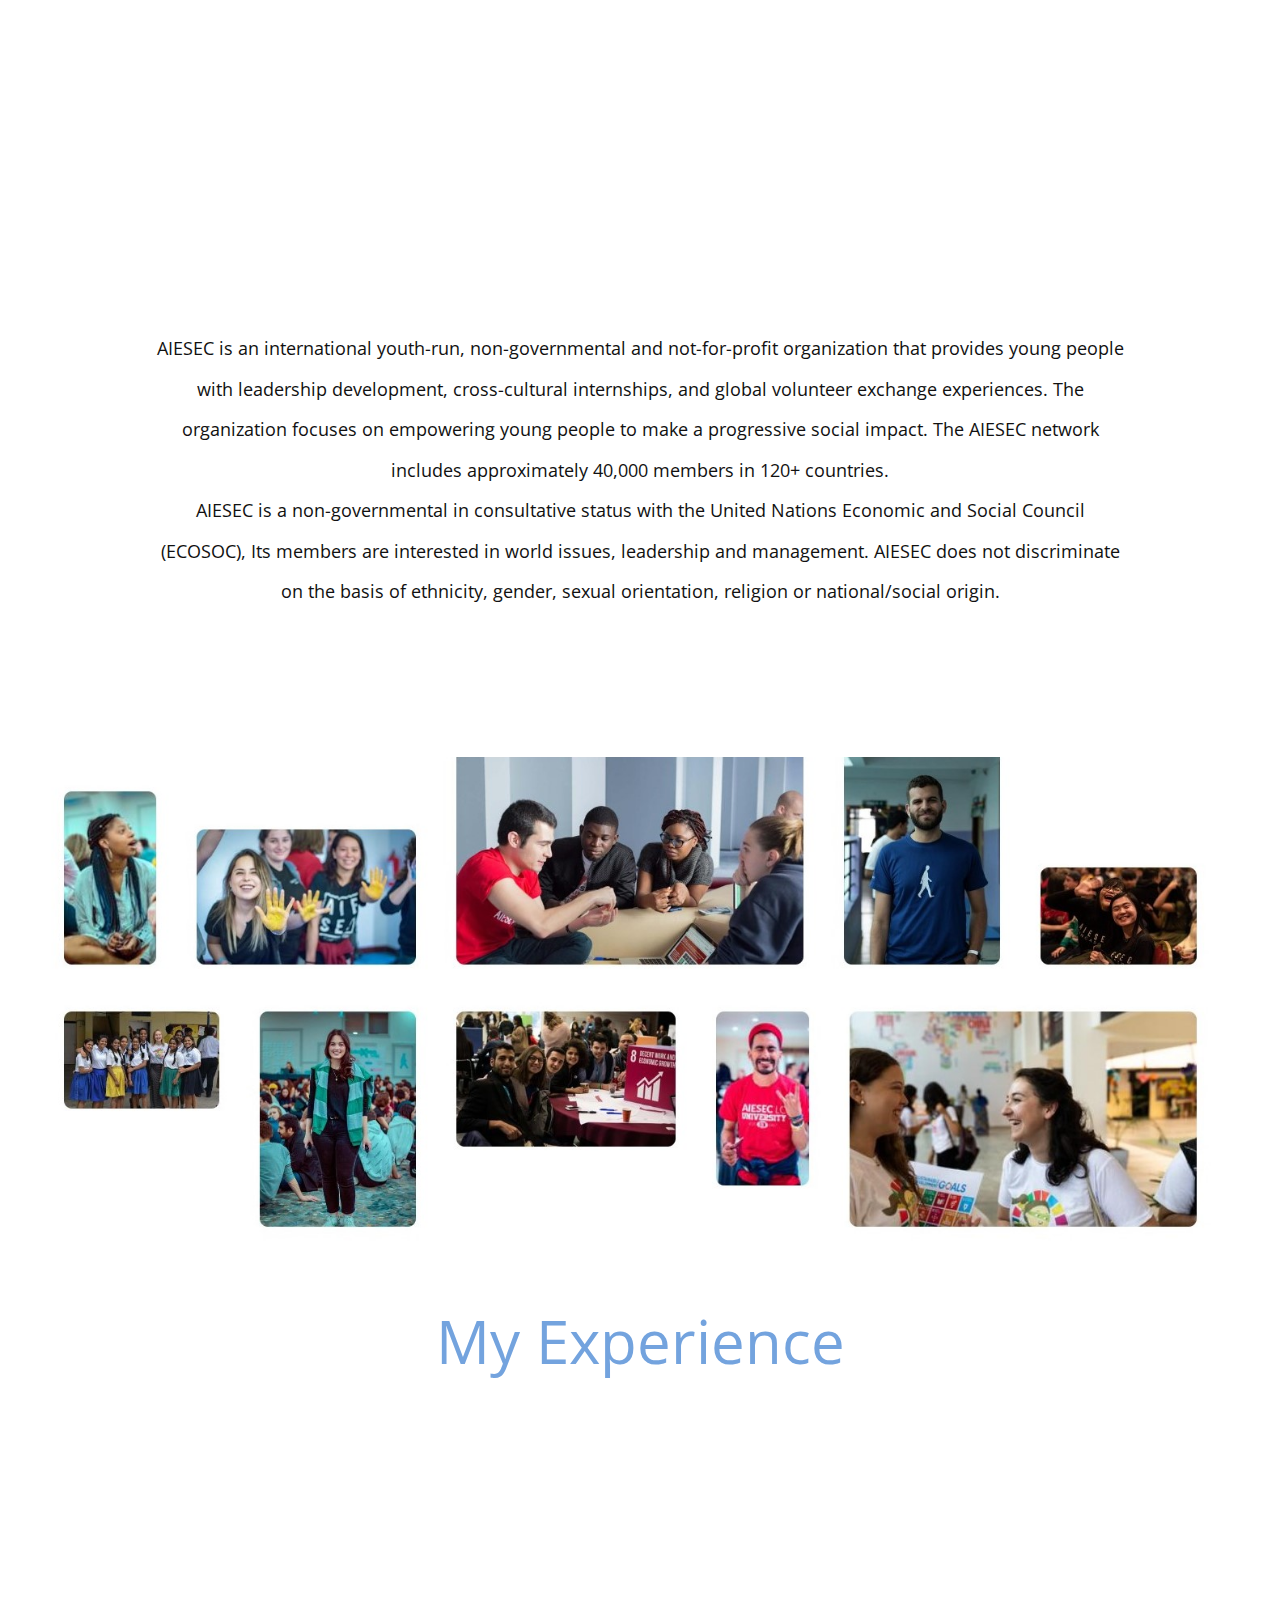
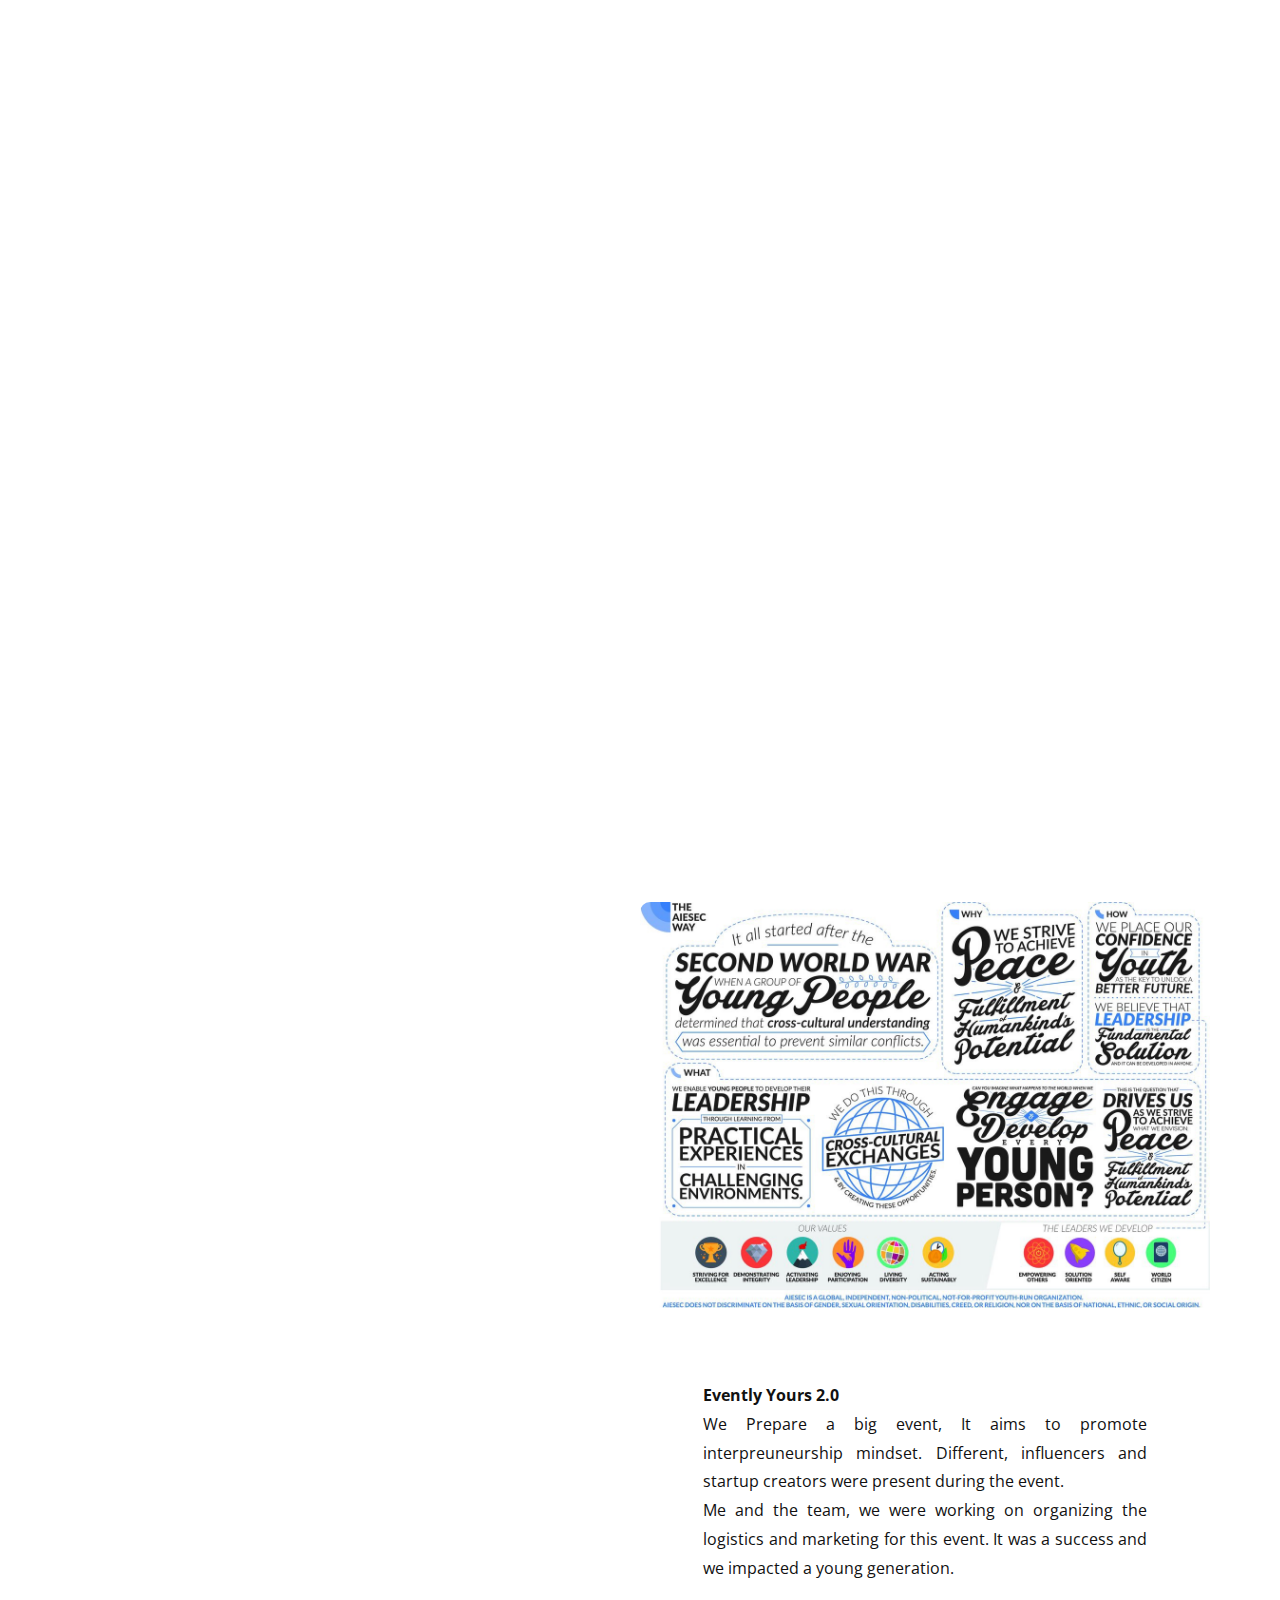
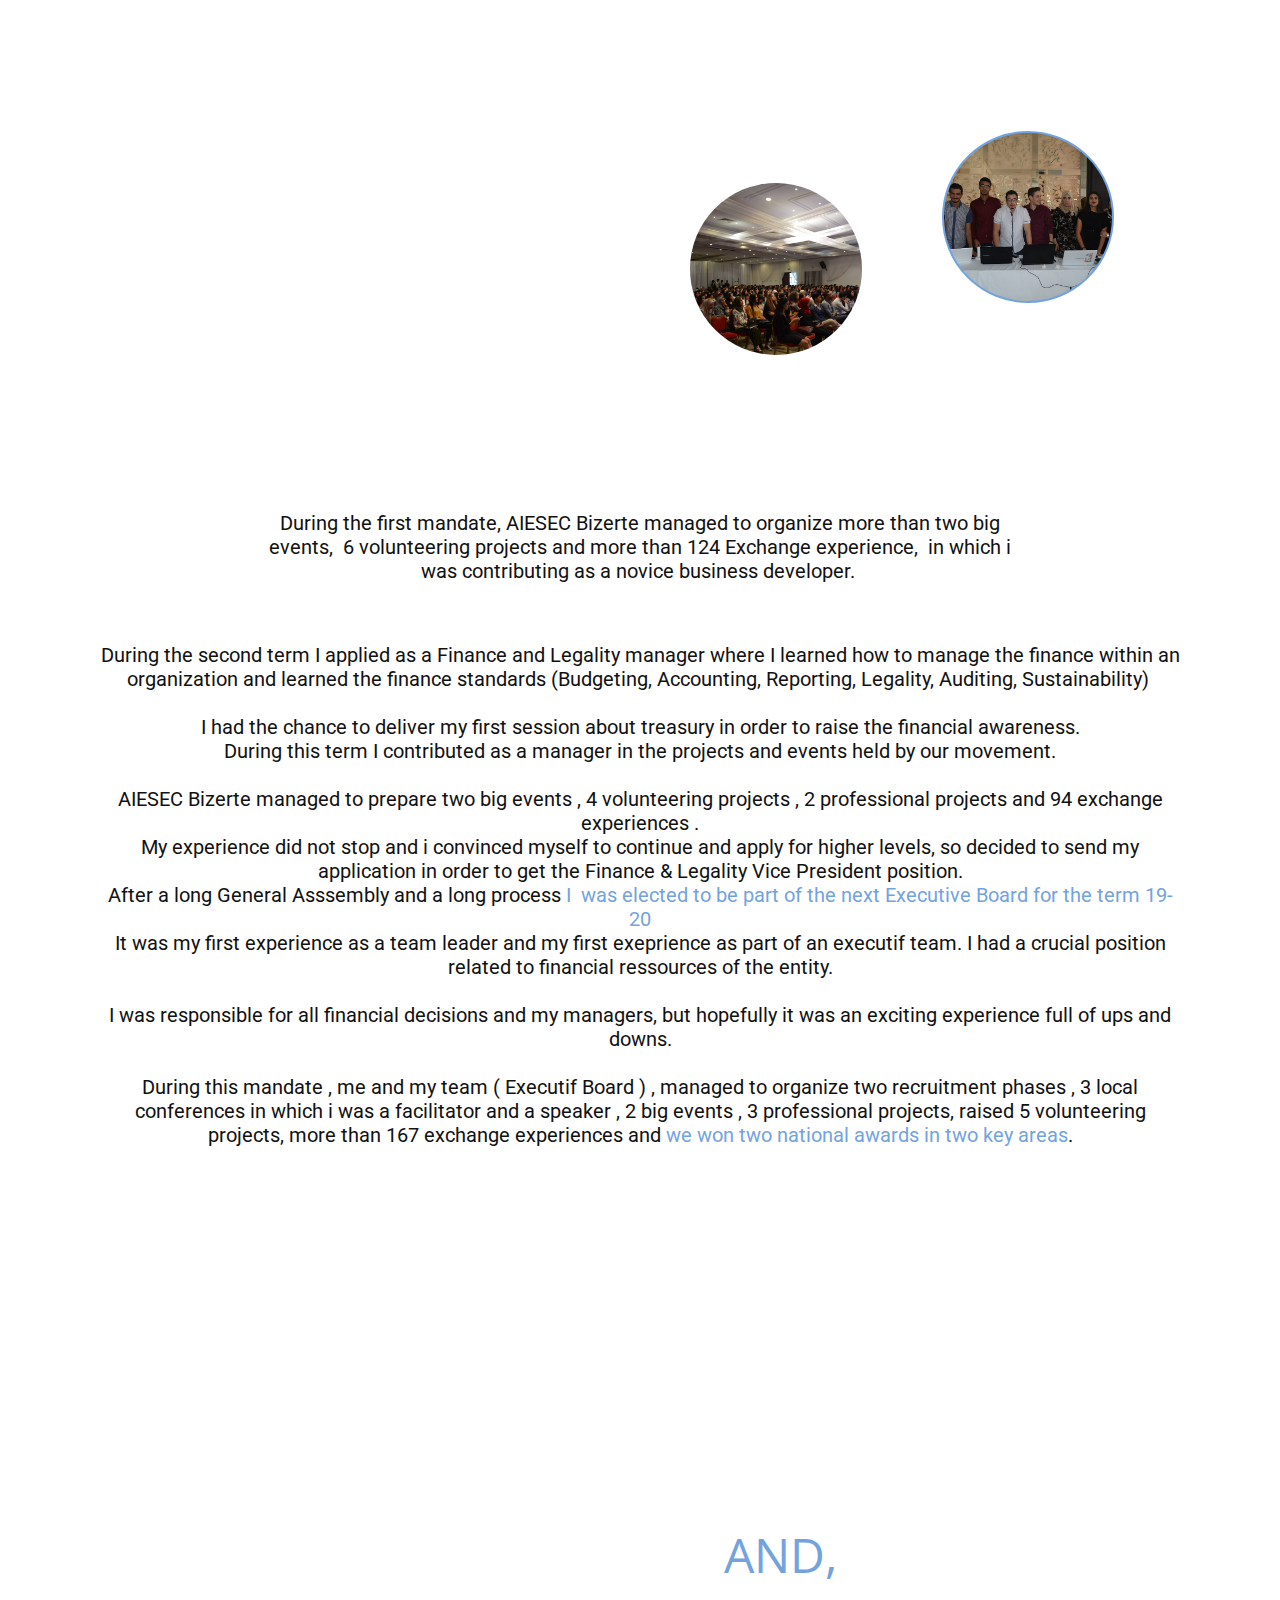
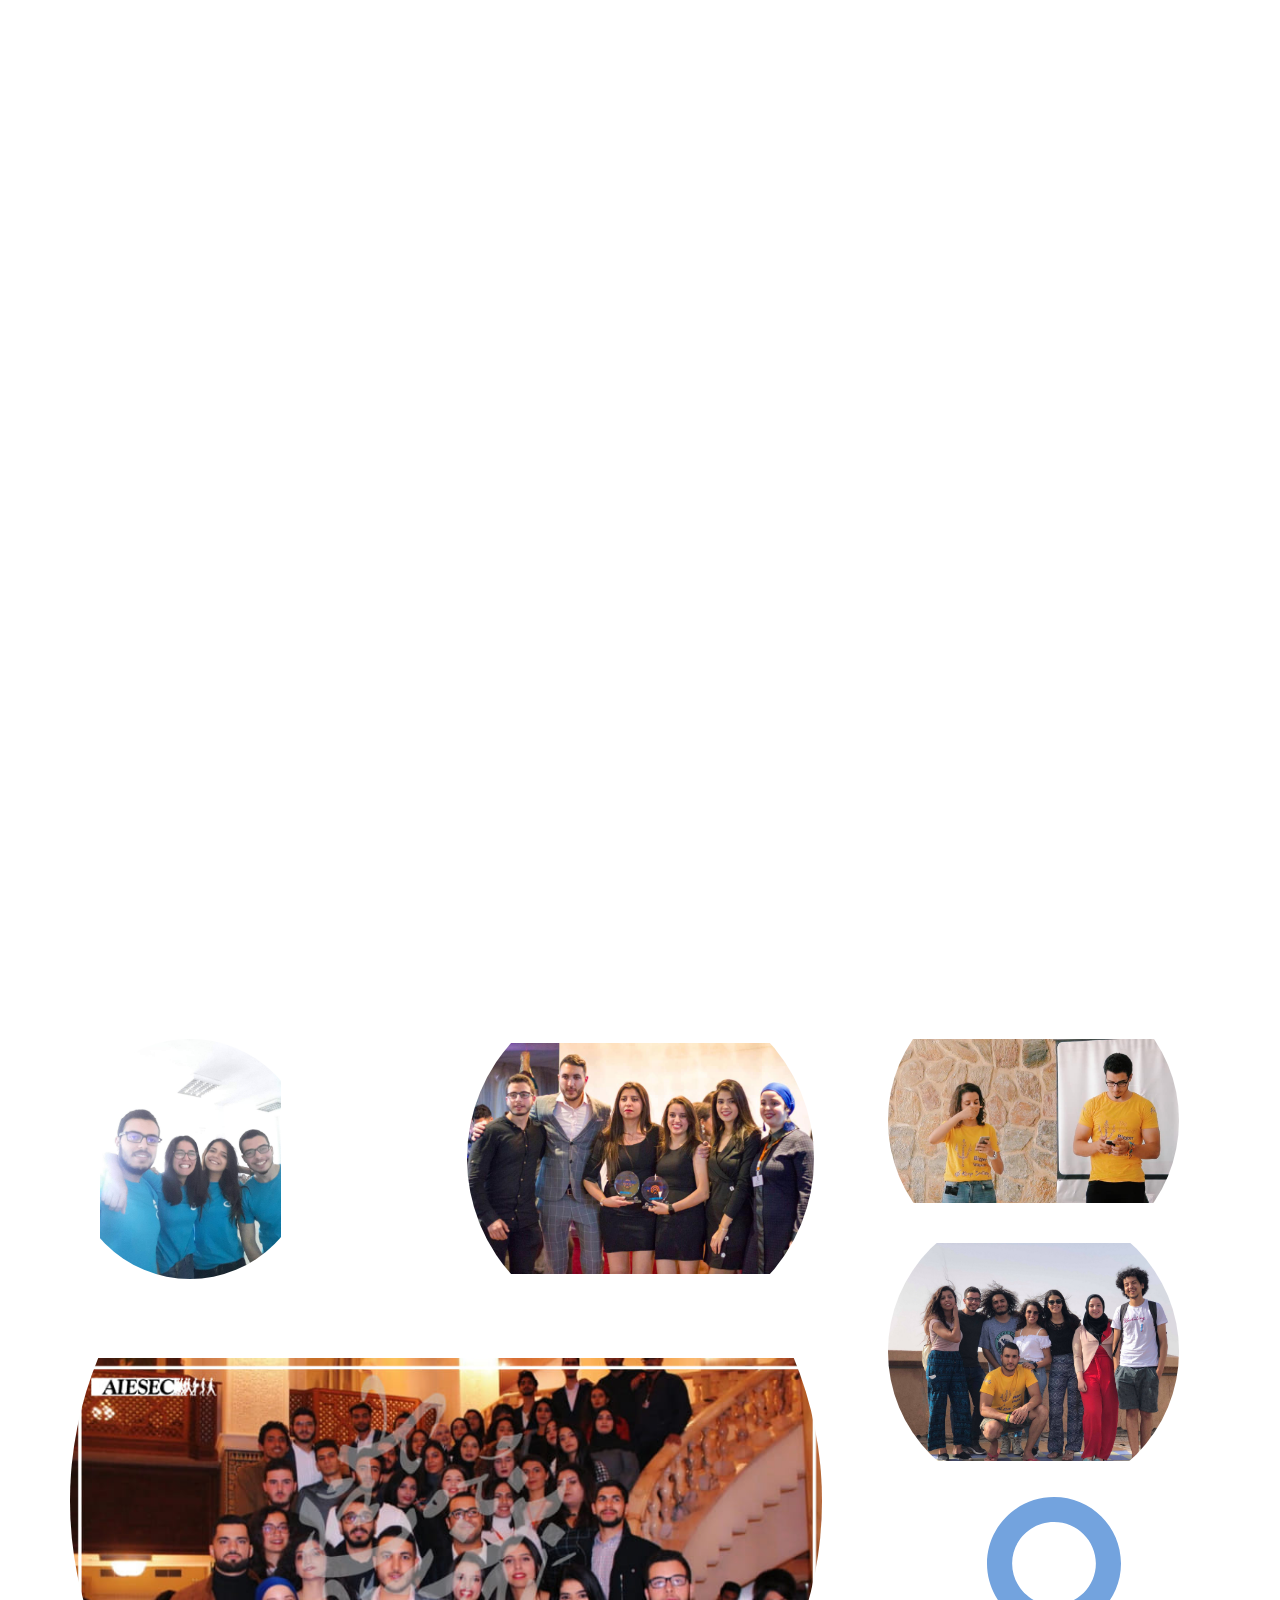
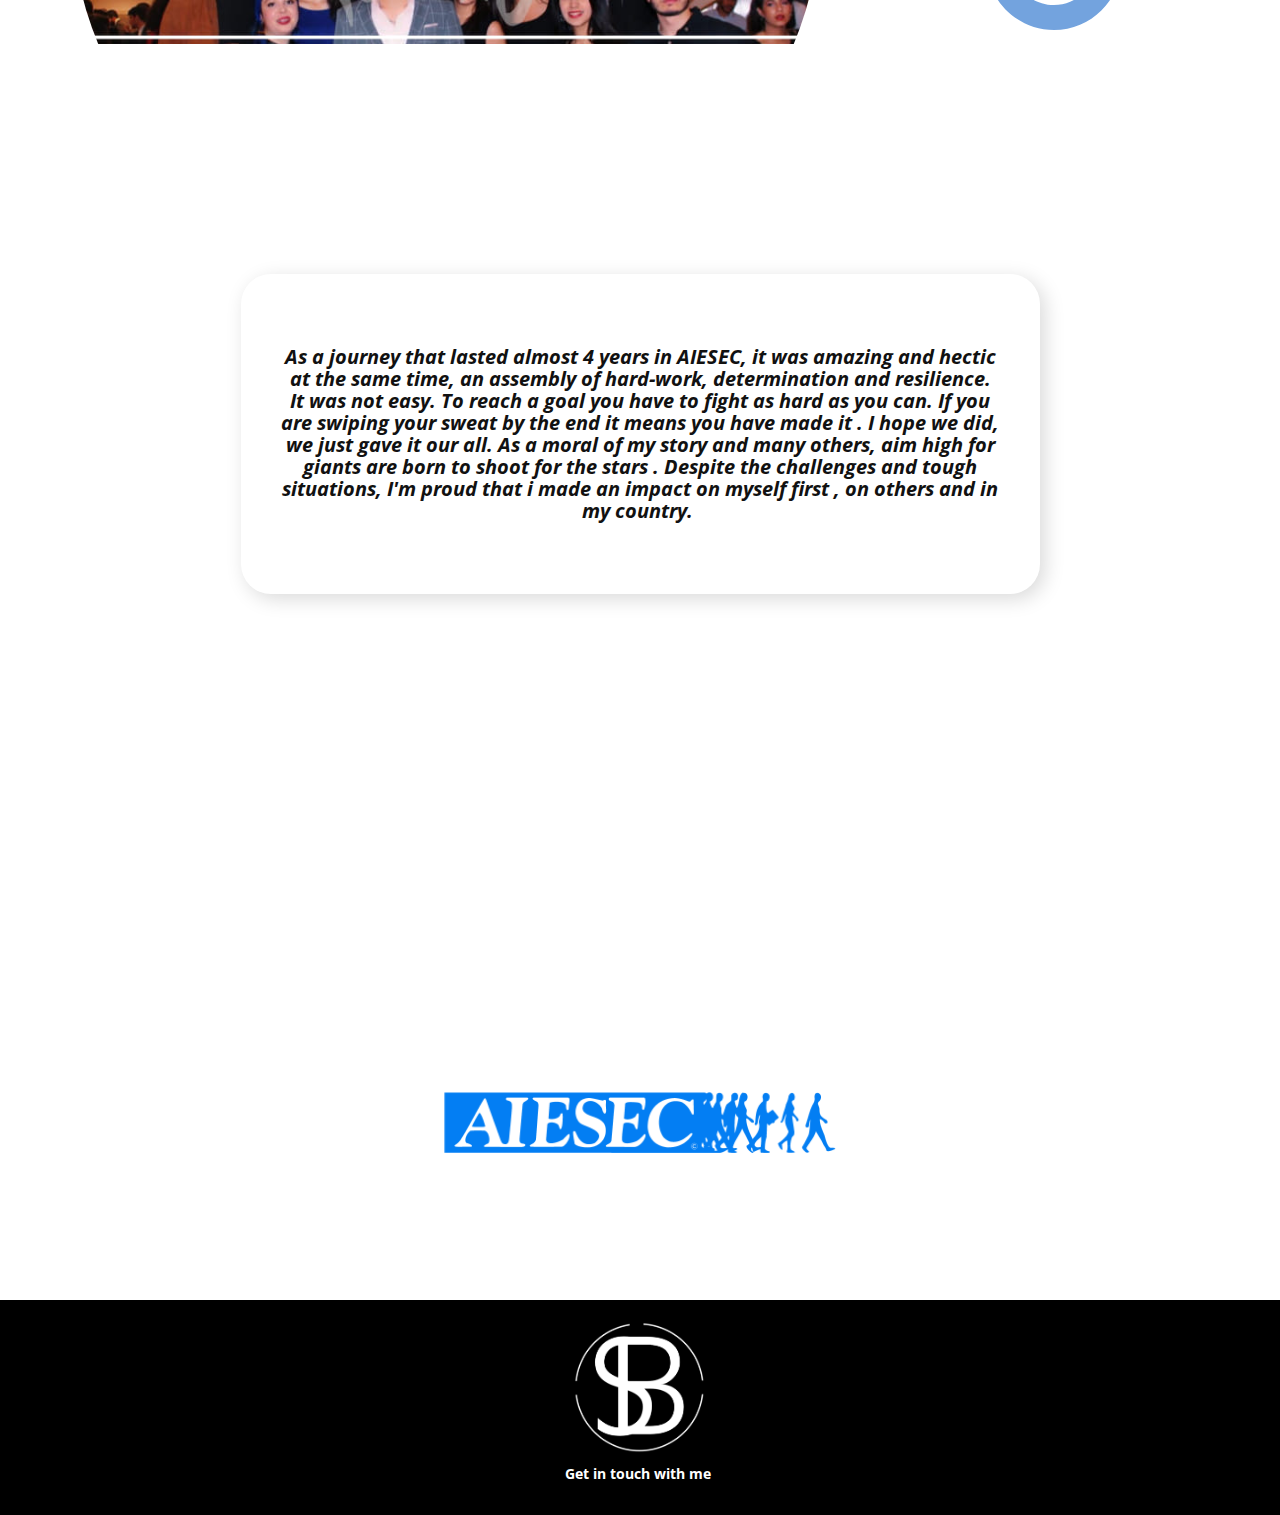
<file: AIESEC.html>
<!DOCTYPE html>
<html style="font-size: 16px;" lang="fr"><head>
    <meta name="viewport" content="width=device-width, initial-scale=1.0">
    <meta charset="utf-8">
    <meta name="keywords" content="">
    <meta name="description" content="">
    <title>AIESEC</title>
    <link rel="stylesheet" href="nicepage.css" media="screen">
<link rel="stylesheet" href="AIESEC.css" media="screen">
    <script class="u-script" type="text/javascript" src="jquery.js" "="" defer=""></script>
    <script class="u-script" type="text/javascript" src="nicepage.js" "="" defer=""></script>
    <meta name="generator" content="Nicepage 4.17.10, nicepage.com">
    <link id="u-theme-google-font" rel="stylesheet" href="https://fonts.googleapis.com/css?family=Roboto:100,100i,300,300i,400,400i,500,500i,700,700i,900,900i|Open+Sans:300,300i,400,400i,500,500i,600,600i,700,700i,800,800i">
    
    
    
    
    
    
    
    
    <script type="application/ld+json">{
		"@context": "http://schema.org",
		"@type": "Organization",
		"name": "Main app",
		"logo": "images/LogoBlack.png"
}</script>
    <meta name="theme-color" content="#73a3de">
    <meta property="og:title" content="AIESEC">
    <meta property="og:description" content="">
    <meta property="og:type" content="website">
  </head>
  <body class="u-body u-xl-mode" data-lang="fr"><header class="u-clearfix u-header u-header" id="sec-64b2"><div class="u-clearfix u-sheet u-sheet-1">
        <a href="Home.html" data-page-id="235945863" class="u-image u-logo u-image-1" data-image-width="663" data-image-height="607" title="Home">
          <img src="images/LogoBlack.png" class="u-logo-image u-logo-image-1">
        </a>
        <nav class="u-menu u-menu-dropdown u-offcanvas u-menu-1">
          <div class="menu-collapse" style="font-size: 1rem; letter-spacing: 0px;">
            <a class="u-button-style u-custom-left-right-menu-spacing u-custom-padding-bottom u-custom-top-bottom-menu-spacing u-nav-link u-text-active-palette-1-base u-text-hover-palette-2-base" href="#" data-lang-en="{&quot;content&quot;:&quot;<svg class=\&quot;u-svg-link\&quot; viewBox=\&quot;0 0 24 24\&quot;><use xmlns:xlink=\&quot;http://www.w3.org/1999/xlink\&quot; xlink:href=\&quot;#menu-hamburger\&quot;></use></svg><svg class=\&quot;u-svg-content\&quot; version=\&quot;1.1\&quot; id=\&quot;menu-hamburger\&quot; viewBox=\&quot;0 0 16 16\&quot; x=\&quot;0px\&quot; y=\&quot;0px\&quot; xmlns:xlink=\&quot;http://www.w3.org/1999/xlink\&quot; xmlns=\&quot;http://www.w3.org/2000/svg\&quot;>    <g>        <rect y=\&quot;1\&quot; width=\&quot;16\&quot; height=\&quot;2\&quot;></rect>        <rect y=\&quot;7\&quot; width=\&quot;16\&quot; height=\&quot;2\&quot;></rect>        <rect y=\&quot;13\&quot; width=\&quot;16\&quot; height=\&quot;2\&quot;></rect>    </g></svg>&quot;,&quot;href&quot;:&quot;#&quot;}">
              <svg class="u-svg-link" viewBox="0 0 24 24"><use xmlns:xlink="http://www.w3.org/1999/xlink" xlink:href="#menu-hamburger"></use></svg>
              <svg class="u-svg-content" version="1.1" id="menu-hamburger" viewBox="0 0 16 16" x="0px" y="0px" xmlns:xlink="http://www.w3.org/1999/xlink" xmlns="http://www.w3.org/2000/svg"><g><rect y="1" width="16" height="2"></rect><rect y="7" width="16" height="2"></rect><rect y="13" width="16" height="2"></rect>
</g></svg>
            </a>
          </div>
          <div class="u-custom-menu u-nav-container">
            <ul class="u-nav u-unstyled u-nav-1"><li class="u-nav-item"><a class="u-button-style u-nav-link u-text-active-palette-1-base u-text-hover-palette-2-base" href="Home.html" target="_blank" data-lang-en="{&quot;content&quot;:&quot;Home&quot;,&quot;href&quot;:&quot;Home.html&quot;}" style="padding: 10px 20px;">Home</a>
</li><li class="u-nav-item"><a class="u-button-style u-nav-link u-text-active-palette-1-base u-text-hover-palette-2-base" href="#" data-lang-en="{&quot;content&quot;:&quot;Experience&quot;,&quot;href&quot;:&quot;#&quot;}" style="padding: 10px 20px;">Experience</a><div class="u-nav-popup"><ul class="u-h-spacing-20 u-nav u-unstyled u-v-spacing-10"><li class="u-nav-item"><a class="u-button-style u-nav-link u-white" href="Internships.html" target="_blank" data-lang-en="{&quot;content&quot;:&quot;Internships &amp;amp; Freelance&quot;}">Internships &amp; Freelance</a>
</li><li class="u-nav-item"><a class="u-button-style u-nav-link u-white" href="AIESEC.html" target="_blank" data-lang-en="{&quot;content&quot;:&quot;AIESEC&quot;,&quot;href&quot;:&quot;AIESEC.html&quot;}">AIESEC</a>
</li><li class="u-nav-item"><a class="u-button-style u-nav-link u-white" href="Junior-Enterprise.html" target="_blank" data-lang-en="{&quot;content&quot;:&quot;Junior Enterprise&quot;,&quot;href&quot;:&quot;Junior-Enterprise.html&quot;}">Junior Enterprise</a>
</li><li class="u-nav-item"><a class="u-button-style u-nav-link u-white" href="Other-Experiences.html" target="_blank" data-lang-en="{&quot;content&quot;:&quot;Other Clubs &amp;amp; Associations&quot;}">Other Experiences</a>
</li></ul>
</div>
</li><li class="u-nav-item"><a class="u-button-style u-nav-link u-text-active-palette-1-base u-text-hover-palette-2-base" href="About.html" target="_blank" data-lang-en="{&quot;content&quot;:&quot;About&quot;,&quot;href&quot;:&quot;About.html&quot;}" style="padding: 10px 20px;">About</a>
</li></ul>
          </div>
          <div class="u-custom-menu u-nav-container-collapse">
            <div class="u-black u-container-style u-inner-container-layout u-opacity u-opacity-95 u-sidenav">
              <div class="u-inner-container-layout u-sidenav-overflow">
                <div class="u-menu-close"></div>
                <ul class="u-align-center u-nav u-popupmenu-items u-unstyled u-nav-3"><li class="u-nav-item"><a class="u-button-style u-nav-link" href="Home.html" target="_blank" data-lang-en="{&quot;content&quot;:&quot;Home&quot;,&quot;href&quot;:&quot;Home.html&quot;}">Home</a>
</li><li class="u-nav-item"><a class="u-button-style u-nav-link" href="#" data-lang-en="{&quot;content&quot;:&quot;Experience&quot;,&quot;href&quot;:&quot;#&quot;}">Experience</a><div class="u-nav-popup"><ul class="u-h-spacing-20 u-nav u-unstyled u-v-spacing-10"><li class="u-nav-item"><a class="u-button-style u-nav-link" href="Internships.html" target="_blank" data-lang-en="{&quot;content&quot;:&quot;Internships &amp;amp; Freelance&quot;}">Internships &amp; Freelance</a>
</li><li class="u-nav-item"><a class="u-button-style u-nav-link" href="AIESEC.html" target="_blank" data-lang-en="{&quot;content&quot;:&quot;AIESEC&quot;,&quot;href&quot;:&quot;AIESEC.html&quot;}">AIESEC</a>
</li><li class="u-nav-item"><a class="u-button-style u-nav-link" href="Junior-Enterprise.html" target="_blank" data-lang-en="{&quot;content&quot;:&quot;Junior Enterprise&quot;,&quot;href&quot;:&quot;Junior-Enterprise.html&quot;}">Junior Enterprise</a>
</li><li class="u-nav-item"><a class="u-button-style u-nav-link" href="Other-Experiences.html" target="_blank" data-lang-en="{&quot;content&quot;:&quot;Other Clubs &amp;amp; Associations&quot;}">Other Experiences</a>
</li></ul>
</div>
</li><li class="u-nav-item"><a class="u-button-style u-nav-link" href="About.html" target="_blank" data-lang-en="{&quot;content&quot;:&quot;About&quot;,&quot;href&quot;:&quot;About.html&quot;}">About</a>
</li></ul>
              </div>
            </div>
            <div class="u-black u-menu-overlay u-opacity u-opacity-70"></div>
          </div>
        </nav>
      </div></header> 
    <section class="u-clearfix u-white u-section-1" id="sec-ff17">
      <div class="u-clearfix u-sheet u-sheet-1">
        <div class="u-container-style u-expanded-width-sm u-group u-group-1">
          <div class="u-container-layout u-container-layout-1">
            <img class="u-align-center u-image u-image-contain u-image-round u-radius-10 u-image-1" alt="" data-image-width="1014" data-image-height="342" src="images/aiesec_logo_png.png">
            <img class="u-image u-image-contain u-image-round u-preserve-proportions u-radius-10 u-image-2" src="images/200w2.gif" alt="" data-image-width="200" data-image-height="200">
          </div>
        </div>
        <div class="u-align-justify u-container-style u-group u-radius-30 u-shape-round u-white u-group-2">
          <div class="u-container-layout u-valign-middle u-container-layout-2">
            <h2 class="u-custom-font u-subtitle u-text u-text-font u-text-1">
              <span style="font-style: normal;">AIESEC was the first experience in my associative life. I have joined it since 2017 and I spent almost 4 years working in order to develop myself and try to contribute to the achievement of some of the goals of this organization .</span>
            </h2>
          </div>
        </div>
        <div class="u-rotation-parent u-rotation-parent-1"><span class="u-icon u-rotate-90 u-text-palette-1-base u-icon-1"><svg class="u-svg-link" preserveAspectRatio="xMidYMin slice" viewBox="0 0 41.999 41.999" style=""><use xmlns:xlink="http://www.w3.org/1999/xlink" xlink:href="#svg-f237"></use></svg><svg class="u-svg-content" viewBox="0 0 41.999 41.999" x="0px" y="0px" id="svg-f237" style="enable-background:new 0 0 41.999 41.999;"><path d="M36.068,20.176l-29-20C6.761-0.035,6.363-0.057,6.035,0.114C5.706,0.287,5.5,0.627,5.5,0.999v40
	c0,0.372,0.206,0.713,0.535,0.886c0.146,0.076,0.306,0.114,0.465,0.114c0.199,0,0.397-0.06,0.568-0.177l29-20
	c0.271-0.187,0.432-0.494,0.432-0.823S36.338,20.363,36.068,20.176z"></path></svg></span>
        </div>
        <h5 class="u-text u-text-default u-text-font u-text-palette-1-base u-text-2">Scroll Down</h5>
      </div>
    </section>
    <section class="u-align-center-lg u-align-center-md u-align-center-xl u-align-left-sm u-align-left-xs u-clearfix u-white u-section-2" id="sec-785b">
      <div class="u-clearfix u-sheet u-valign-middle-sm u-sheet-1">
        <div class="u-palette-1-base u-preserve-proportions u-shape u-shape-circle u-shape-1" data-animation-name="customAnimationIn" data-animation-duration="1500" data-animation-delay="0"></div>
        <div class="u-image u-image-circle u-preserve-proportions u-image-1" alt="" data-image-width="960" data-image-height="640" data-animation-name="customAnimationIn" data-animation-duration="1500"></div>
        <img class="u-image u-image-circle u-image-2" src="images/29313052_2031238700466235_2060826519525130240_n.jpg" alt="" data-image-width="1296" data-image-height="864" data-animation-name="customAnimationIn" data-animation-duration="1500">
        <img class="u-border-20 u-border-palette-1-light-1 u-image u-image-circle u-image-3" src="images/49498865_10210535720549738_2459941028430348288_n.jpg" alt="" data-image-width="2048" data-image-height="1362" data-animation-name="customAnimationIn" data-animation-duration="1500" data-animation-delay="250">
        <img class="u-image u-image-circle u-image-4" src="images/44930627_2250324261869640_1821557855719784448_n.jpg" alt="" data-image-width="1280" data-image-height="853" data-animation-name="customAnimationIn" data-animation-duration="1500" data-animation-delay="250">
        <div class="u-align-center u-container-style u-expanded-width-sm u-expanded-width-xs u-group u-shape-rectangle u-group-1" data-animation-name="customAnimationIn" data-animation-duration="1500" data-animation-delay="500">
          <div class="u-container-layout u-container-layout-1">
            <h2 class="u-custom-font u-text u-text-font u-text-palette-1-base u-text-1" data-lang-en="​ Are you dreaming of a romantic wedding?<br>">About AIESEC</h2>
            <a href="https://aiesec.org/about-us" class="u-active-palette-1-base u-align-center u-border-2 u-border-active-palette-1-base u-border-hover-palette-1-base u-border-palette-1-base u-btn u-btn-round u-button-style u-hover-palette-1-base u-none u-radius-10 u-text-active-white u-text-hover-white u-text-palette-1-base u-btn-1" data-animation-name="" data-animation-duration="0" data-animation-delay="0" data-animation-direction="" data-lang-en="{&quot;content&quot;:&quot;learn more&quot;,&quot;href&quot;:&quot;https://nicepage.best&quot;}">Learn More</a>
          </div>
        </div>
        <p class="u-align-center-sm u-align-center-xs u-text u-text-2" data-lang-en="​Duis aute irure dolor in reprehenderit in voluptate velit esse cillum dolore eu fugiat nulla pariatur. Excepteur sint occaecat cupidatat non proident, sunt in culpa qui officia deserunt mollit anim id est laborum."> AIESEC is an international youth-run, non-governmental and not-for-profit organization that provides young people with leadership development, cross-cultural internships, and global volunteer exchange experiences. The organization focuses on empowering young people to make a progressive social impact. The AIESEC network includes approximately 40,000 members in 120+ countries.<br>AIESEC is a non-governmental in consultative status with the United Nations Economic and Social Council (ECOSOC), ​Its members are interested in world issues, leadership and management. AIESEC does not discriminate on the basis of ethnicity, gender, sexual orientation, religion or national/social origin.
        </p>
      </div>
    </section>
    <section class="u-clearfix u-image u-section-3" id="sec-addf" data-image-width="1582" data-image-height="703">
      <div class="u-clearfix u-sheet u-sheet-1"></div>
    </section>
    <section class="u-clearfix u-section-4" id="sec-e077">
      <div class="u-clearfix u-sheet u-sheet-1">
        <h2 class="u-align-center u-custom-font u-text u-text-font u-text-palette-1-base u-text-1" data-lang-en="​ Are you dreaming of a romantic wedding?<br>">My Experience</h2>
        <div class="u-preserve-proportions u-shape u-shape-svg u-text-palette-1-base u-shape-1" data-animation-name="customAnimationIn" data-animation-duration="1500" data-animation-delay="500">
          <svg class="u-svg-link" preserveAspectRatio="none" viewBox="0 0 160 160" style=""><use xmlns:xlink="http://www.w3.org/1999/xlink" xlink:href="#svg-410b"></use></svg>
          <svg class="u-svg-content" viewBox="0 0 160 160" x="0px" y="0px" id="svg-410b" style="enable-background:new 0 0 160 160;"><path d="M80,30c27.6,0,50,22.4,50,50s-22.4,50-50,50s-50-22.4-50-50S52.4,30,80,30 M80,0C35.8,0,0,35.8,0,80s35.8,80,80,80
	s80-35.8,80-80S124.2,0,80,0L80,0z"></path></svg>
        </div>
        <div class="u-image u-image-circle u-image-contain u-image-1" data-image-width="960" data-image-height="640" data-animation-name="customAnimationIn" data-animation-duration="1500" data-animation-delay="750"></div>
        <div class="u-border-20 u-border-palette-1-base u-image u-image-circle u-preserve-proportions u-image-2" data-image-width="1440" data-image-height="964" data-animation-name="customAnimationIn" data-animation-duration="1500"></div>
        <div class="u-border-2 u-border-grey-75 u-image u-image-circle u-image-contain u-image-3" data-image-width="1000" data-image-height="1000" data-animation-name="customAnimationIn" data-animation-duration="1500" data-animation-delay="250"></div>
        <div class="u-palette-1-base u-shape u-shape-circle u-shape-2" data-animation-name="customAnimationIn" data-animation-duration="1500" data-animation-delay="750"></div>
        <div class="u-container-style u-group u-white u-group-1" data-animation-name="customAnimationIn" data-animation-duration="1500" data-animation-delay="500">
          <div class="u-container-layout u-container-layout-1">
            <h2 class="u-align-left u-text u-text-default u-text-palette-1-base u-text-2" data-lang-en="​How to Plan a Wedding">My AIESEC Story</h2>
            <p class="u-align-justify u-text u-text-3" data-lang-en="Paragraph. Lorem ipsum dolor sit amet, consectetur adipiscing elit. Curabitur id suscipit ex. Suspendisse rhoncus laoreet purus quis elementum. Phasellus sed efficitur dolor, et ultricies sapien.&amp;nbsp;<i></i>">
              <span style="font-size: 1rem;">I started my journey on october 2017, I followed the recruitment process , I got accepted and i managed to attend my first conference named <span class="u-text-palette-1-base" style="font-weight: 700;">" Bizerta Peprally 2K17 ".</span><i></i>
                <br>Back then, i discovered the <span style="font-weight: 700;">AIESEC WAY <span style="font-weight: 400;">which represents the Vision, mission and the values of this&nbsp; international organization. And that was the reason to stay and&nbsp; somehow a turning point in my life.</span>
                </span>
              </span>
              <span style="font-size: 1rem;">
                <br>
                <br>I got accepted in the Business Development Department after working on my application and I started my work in this key area. I learned the basics of the work, and with the support of the team, we&nbsp;succeeded in generating new sales leads, won negotiations with some potential partners and we helped our organization maximize and develop its profit.<br>During my experience as a team member I applied in two OC Teams "Organization Committees " in two different projects :<br>
                <br>
                <span style="font-weight: 700;">Health Awarness 3.0</span>
                <br>I was part of an amazing team where we collaborated in order to prepare 4 health caravans in remote areas in Bizerte. We collected medical materials and we contacted different doctors with the participation of Exchange participants from different nationalities :&nbsp;<br>( Algeria , China , Morroco , Turkey ....)<br>We also launched a marketing campaign in order to promote our actions and raise awareness.&nbsp;<br>
              </span>
              <br>
            </p>
            <div class="u-image u-image-circle u-preserve-proportions u-image-4" data-image-width="1944" data-image-height="1296"></div>
            <div class="u-border-2 u-border-palette-1-base u-image u-image-circle u-preserve-proportions u-image-5" data-image-width="1160" data-image-height="870"></div>
          </div>
        </div>
        <img class="u-image u-image-contain u-image-round u-radius-10 u-image-6" src="images/1_Do5jo2a8gI4yf7IxEdb1VQ.jpeg" alt="" data-image-width="1200" data-image-height="854">
        <p class="u-align-justify u-text u-text-4" data-lang-en="Paragraph. Lorem ipsum dolor sit amet, consectetur adipiscing elit. Curabitur id suscipit ex. Suspendisse rhoncus laoreet purus quis elementum. Phasellus sed efficitur dolor, et ultricies sapien.&amp;nbsp;<i></i>">
          <span style="font-weight: 700; font-size: 1rem;"></span>
          <span style="font-size: 1rem;">
            <span style="font-weight: 700;">Evently Yours 2.0</span>
            <br> We Prepare a big event, It aims to promote interpreuneurship mindset. Different, influencers and startup creators were present during the event. <br>Me and the team, we were working on organizing the logistics and marketing for this event. It was a success and we impacted a young generation.<br>
            <br>
            <br>
          </span>
          <br>
        </p>
        <div class="u-image u-image-circle u-preserve-proportions u-image-7" data-image-width="2048" data-image-height="1365"></div>
        <div class="u-border-2 u-border-palette-1-base u-image u-image-circle u-preserve-proportions u-image-8" data-image-width="892" data-image-height="597"></div>
        <h5 class="u-align-center u-text u-text-font u-text-5">During the first mandate, AIESEC Bizerte  managed to organize more than two big events,&nbsp; 6 volunteering projects and more than 124 Exchange experience,&nbsp; in which i was contributing as a novice business developer.&nbsp;</h5>
        <h5 class="u-align-center u-text u-text-font u-text-6"> During the second term I applied as a Finance and Legality manager where I learned how to manage the finance within an organization and learned the finance standards (Budgeting, Accounting, Reporting, Legality, Auditing, Sustainability)&nbsp;<br>
          <br>I had the chance to deliver my first session about ​treasury in order to raise the financial awareness. <br>During this term I contributed as a manager in the projects and events held by our movement. <br>
          <br> AIESEC Bizerte managed to prepare two big events , 4 volunteering projects , 2 professional projects and 94 exchange experiences .<br>My experience did not stop and i convinced myself to continue and apply for higher levels, so decided to send my application in order to get the Finance &amp; Legality Vice President position.<br>After a long General Asssembly and a long process <span class="u-text-palette-1-base">I</span>
          <span class="u-text-palette-1-base">&nbsp;was elected to be part of the next Executive Board for the term 19-20</span>
          <br>It was my first experience as a team leader and my first exeprience as part of an executif team. I had a crucial position related to financial ressources of the entity.<br>
          <br>I was responsible for all financial decisions and my managers, but hopefully it was an exciting experience full of ups and downs.<br>
          <br>During this mandate , me and my team ( Executif Board ) , managed to organize two recruitment phases , 3 local conferences in which i was a facilitator and a speaker , 2 big events , 3 professional projects, raised 5 volunteering projects, more than 167 exchange experiences and <span class="u-text-palette-1-base">we won two national awards in two key areas</span>.
        </h5>
      </div>
    </section>
    <section class="u-clearfix u-section-5" id="carousel_d925">
      <div class="u-clearfix u-sheet u-sheet-1">
        <div class="u-image u-image-circle u-image-contain u-image-1" data-image-width="671" data-image-height="671" data-animation-name="customAnimationIn" data-animation-duration="1500" data-animation-delay="250"></div>
        <div class="u-image u-image-circle u-image-contain u-preserve-proportions u-image-2" data-image-width="1560" data-image-height="1170" data-animation-name="customAnimationIn" data-animation-duration="1500"></div>
        <div class="u-container-style u-group u-radius-20 u-shape-round u-white u-group-1" data-animation-out="0" data-animation-name="" data-animation-duration="0" data-animation-direction="">
          <div class="u-container-layout u-valign-bottom-lg u-valign-bottom-md u-valign-bottom-sm u-valign-bottom-xl u-container-layout-1">
            <h2 class="u-align-left u-custom-font u-text u-text-default u-text-font u-text-palette-1-base u-text-1" data-lang-en="​Find the perfect dress and accessories">&nbsp; AND,</h2>
            <p class="u-align-justify u-text u-text-2" data-lang-en="Paragraph. Lorem ipsum dolor sit amet, consectetur adipiscing elit. Curabitur id suscipit ex. Suspendisse rhoncus laoreet purus quis elementum. Phasellus sed efficitur dolor, et ultricies sapien.&amp;nbsp;<i></i>" data-animation-name="fadeIn" data-animation-duration="1000" data-animation-delay="0">My journey did not stop, i decided to re-apply again, but this time for the President position. I followed a harder process, the application, the interview and the general assembly. And at the end, i was elected for the term 20-21. That mandate was so challenging with the spread of COVID-19, we were obliged as an entity to adapt, make crucial decisions and change our strategies in order to make it safely.<br>The biggest challenge was how to maintain our ressources and&nbsp; make actions to raise awareness and fight the spreading disease.<br> As an international organization, we stopped the exchange process and we shifted to fully online actions. <br>Hopefully, we managed to evacuate our exchange participants in time. <br>As the leader of that entity back then I worked hard with my team to survive and lead the organization to a safe zone despite the impact made by COVID.
            </p>
          </div>
        </div>
        <div class="u-preserve-proportions u-shape u-shape-svg u-text-palette-1-base u-shape-1" data-animation-name="customAnimationIn" data-animation-duration="1500" data-animation-delay="500">
          <svg class="u-svg-link" preserveAspectRatio="none" viewBox="0 0 160 160" style=""><use xmlns:xlink="http://www.w3.org/1999/xlink" xlink:href="#svg-410b"></use></svg>
          <svg class="u-svg-content" viewBox="0 0 160 160" x="0px" y="0px" id="svg-410b" style="enable-background:new 0 0 160 160;"><path d="M80,30c27.6,0,50,22.4,50,50s-22.4,50-50,50s-50-22.4-50-50S52.4,30,80,30 M80,0C35.8,0,0,35.8,0,80s35.8,80,80,80
	s80-35.8,80-80S124.2,0,80,0L80,0z"></path></svg>
        </div>
        <div class="u-image u-image-circle u-image-contain u-image-3" data-image-width="1079" data-image-height="1577" data-animation-name="customAnimationIn" data-animation-duration="1500" data-animation-delay="750"></div>
        <div class="u-palette-1-base u-shape u-shape-circle u-shape-2" data-animation-name="customAnimationIn" data-animation-duration="1500" data-animation-delay="750"></div>
        <div class="u-image u-image-circle u-image-contain u-image-4" data-image-width="815" data-image-height="818" data-animation-name="customAnimationIn" data-animation-duration="1500" data-animation-delay="250"></div>
        <div class="u-palette-1-base u-shape u-shape-circle u-shape-3" data-animation-name="customAnimationIn" data-animation-duration="1500" data-animation-delay="750"></div>
      </div>
    </section>
    <section class="u-clearfix u-section-6" id="carousel_f152">
      <div class="u-clearfix u-sheet u-valign-middle-lg u-sheet-1">
        <div class="u-image u-image-circle u-image-contain u-preserve-proportions u-image-1" data-image-width="960" data-image-height="640"></div>
        <div class="u-preserve-proportions u-shape u-shape-svg u-text-palette-1-base u-shape-1">
          <svg class="u-svg-link" preserveAspectRatio="none" viewBox="0 0 160 160" style=""><use xmlns:xlink="http://www.w3.org/1999/xlink" xlink:href="#svg-410b"></use></svg>
          <svg class="u-svg-content" viewBox="0 0 160 160" x="0px" y="0px" id="svg-410b" style="enable-background:new 0 0 160 160;"><path d="M80,30c27.6,0,50,22.4,50,50s-22.4,50-50,50s-50-22.4-50-50S52.4,30,80,30 M80,0C35.8,0,0,35.8,0,80s35.8,80,80,80
	s80-35.8,80-80S124.2,0,80,0L80,0z"></path></svg>
        </div>
        <div class="u-palette-1-base u-preserve-proportions u-shape u-shape-circle u-shape-2" data-animation-name="customAnimationIn" data-animation-duration="1500" data-animation-delay="250"></div>
        <div class="u-image u-image-circle u-image-contain u-preserve-proportions u-image-2" data-image-width="820" data-image-height="312"></div>
        <div class="u-image u-image-circle u-image-contain u-preserve-proportions u-image-3" data-image-width="2048" data-image-height="1536"></div>
        <div class="u-image u-image-circle u-image-contain u-preserve-proportions u-image-4" data-image-width="960" data-image-height="540"></div>
        <div class="u-image u-image-circle u-image-contain u-preserve-proportions u-image-5" data-image-width="1080" data-image-height="1431"></div>
      </div>
    </section>
    <section class="u-clearfix u-white u-section-7" id="sec-46ef">
      <div class="u-clearfix u-sheet u-valign-bottom-xs u-sheet-1">
        <div class="u-align-center u-container-style u-expanded-width-xs u-group u-radius-30 u-shape-round u-white u-group-1">
          <div class="u-container-layout u-valign-middle u-container-layout-1">
            <h2 class="u-custom-font u-subtitle u-text u-text-font u-text-1">
              <span style="font-style: normal;"></span><i></i><b>As a journey that lasted almost 4 years in AIESEC, it was amazing and hectic at the same time, an assembly of hard-work, determination and resilience. It was not easy. To reach a goal you have to fight as hard as you can. If you are swiping your sweat by the end it means you have made it . I hope we did, we just gave it our all. As a moral of my story and many others, aim high for giants are born to shoot for the stars . Despite the challenges and tough situations, I'm proud that i made an impact on myself first , on others and in my country.</b>&nbsp;
            </h2>
          </div>
        </div>
        <div class="u-image u-image-circle u-image-contain u-image-1" data-image-width="658" data-image-height="520" data-animation-name="customAnimationIn" data-animation-duration="1500" data-animation-delay="250"></div>
        <div class="u-image u-image-circle u-image-contain u-image-2" data-image-width="1280" data-image-height="960" data-animation-name="customAnimationIn" data-animation-duration="1500" data-animation-delay="250"></div>
        <div class="u-image u-image-circle u-image-contain u-image-3" data-image-width="2048" data-image-height="1365" data-animation-name="customAnimationIn" data-animation-duration="1500" data-animation-delay="250"></div>
        <div class="u-image u-image-circle u-image-4" data-image-width="2048" data-image-height="1365" data-animation-name="customAnimationIn" data-animation-duration="1500" data-animation-delay="250"></div>
        <img class="u-align-center u-image u-image-contain u-image-round u-radius-10 u-image-5" alt="" data-image-width="1014" data-image-height="342" src="images/aiesec_logo_png.png">
      </div>
    </section>
    
    
    <footer class="u-align-center u-black u-clearfix u-footer u-footer" id="sec-d28a"><div class="u-clearfix u-sheet u-sheet-1">
        <img class="u-image u-image-contain u-image-round u-radius-10 u-image-1" src="images/LogoWhite.png" alt="" data-image-width="617" data-image-height="601" data-href="https://linktr.ee/safouenebenyedder" data-target="_blank">
        <p class="u-small-text u-text u-text-variant u-text-1" data-lang-en="Get in touch with me&amp;nbsp;">Get in touch with me&nbsp;</p>
      </div></footer>
  
</body></html>
</file>
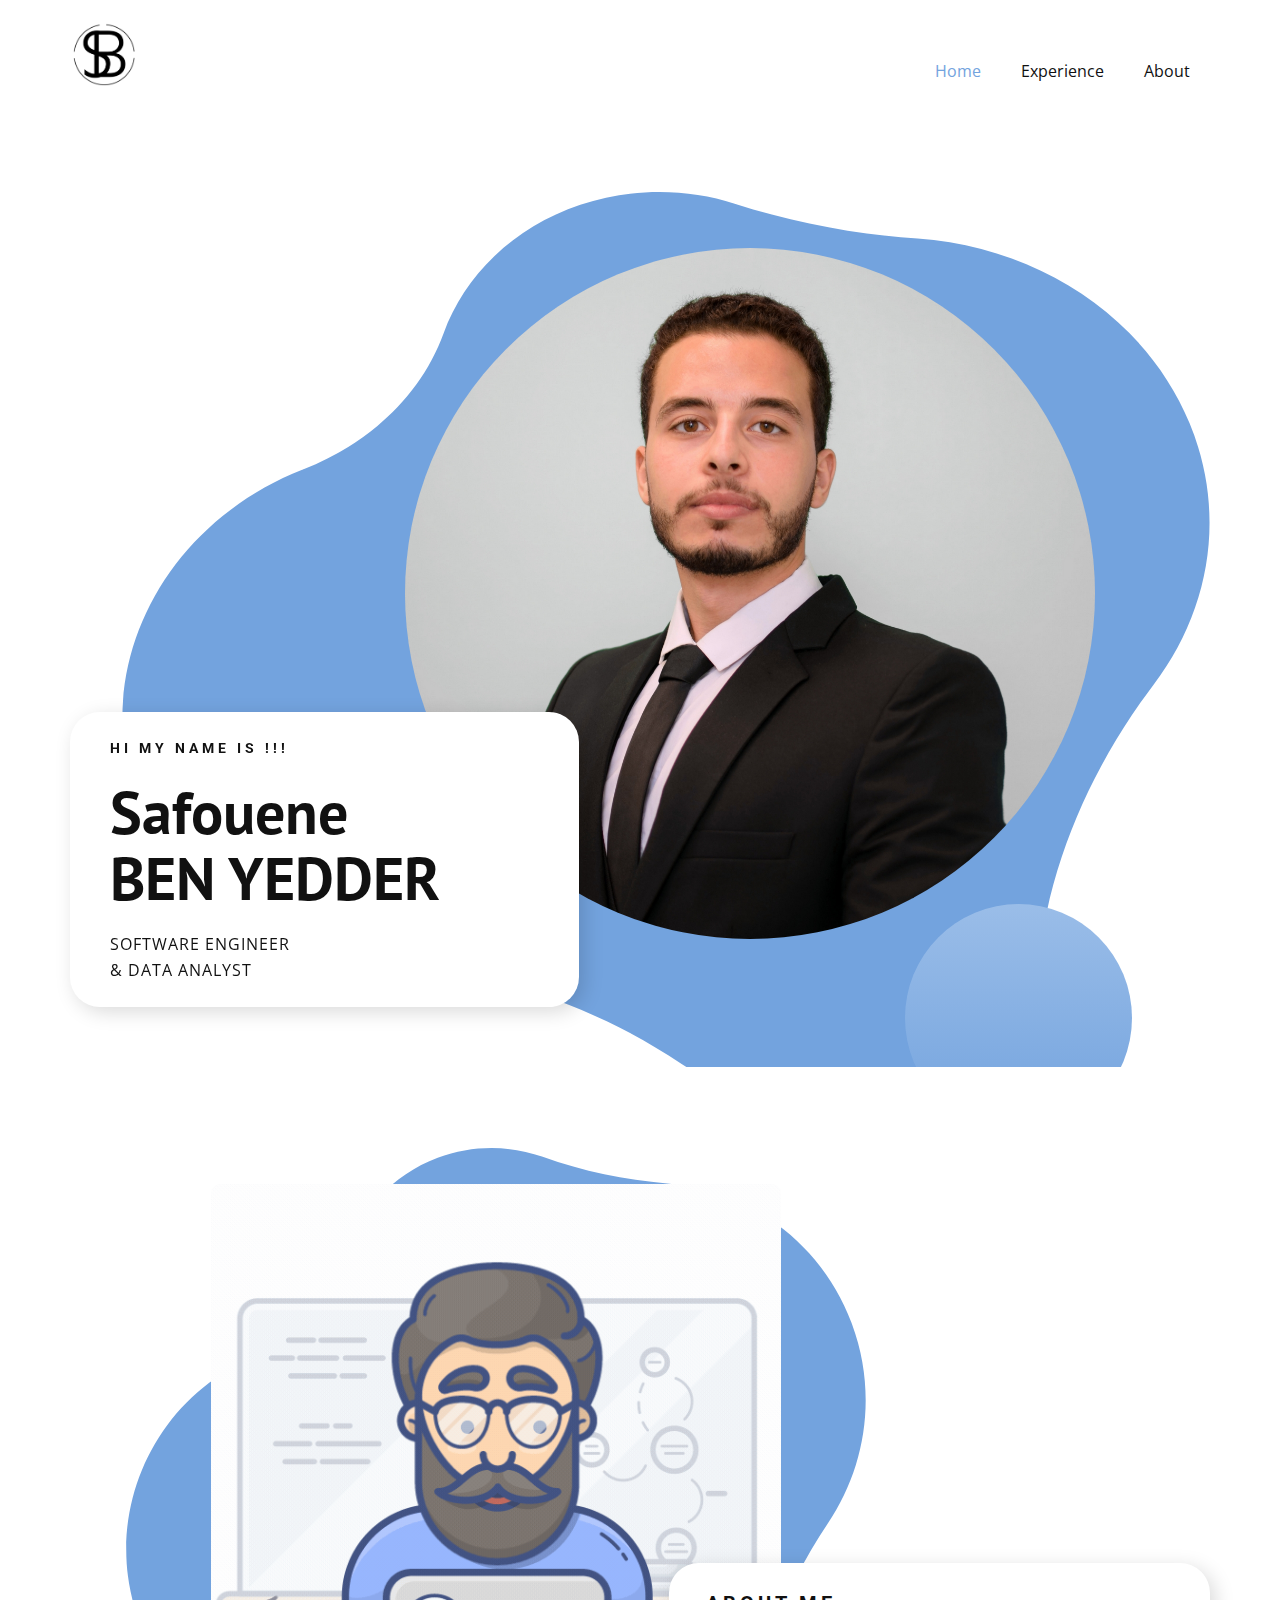
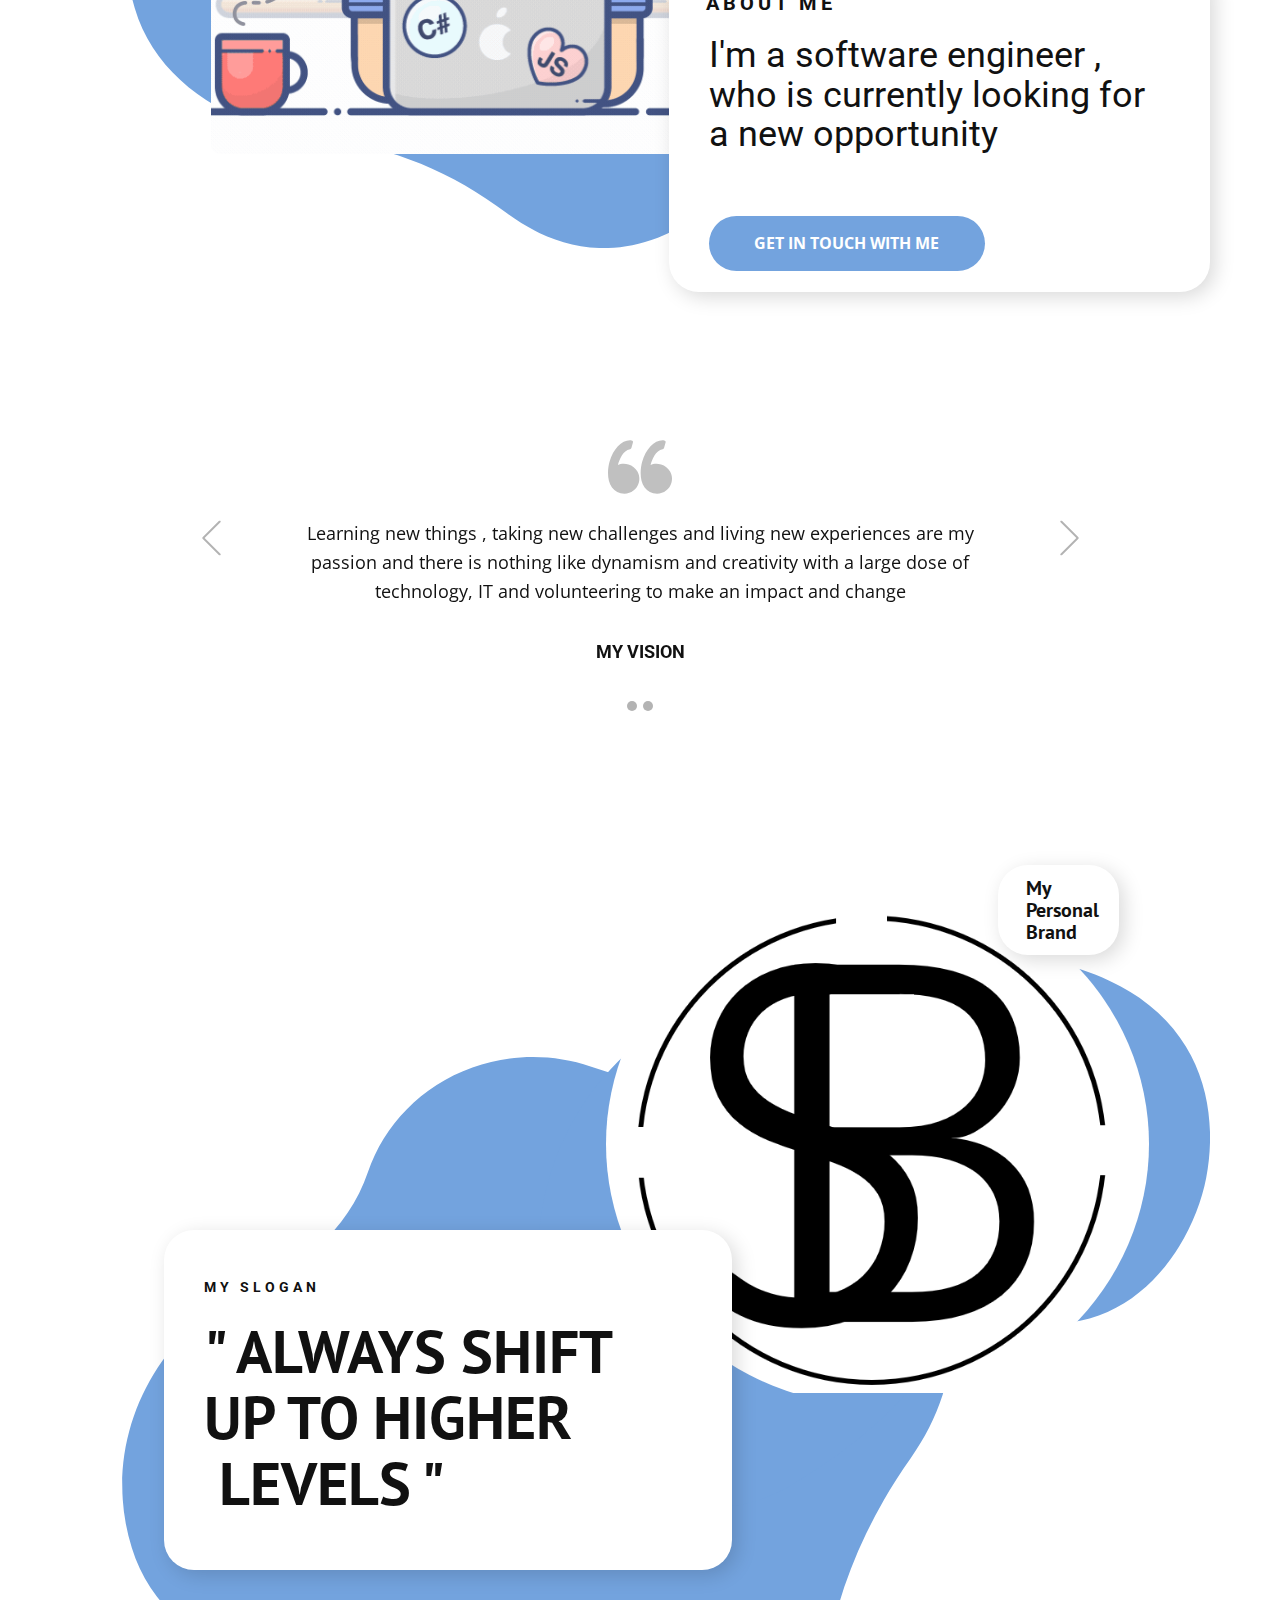
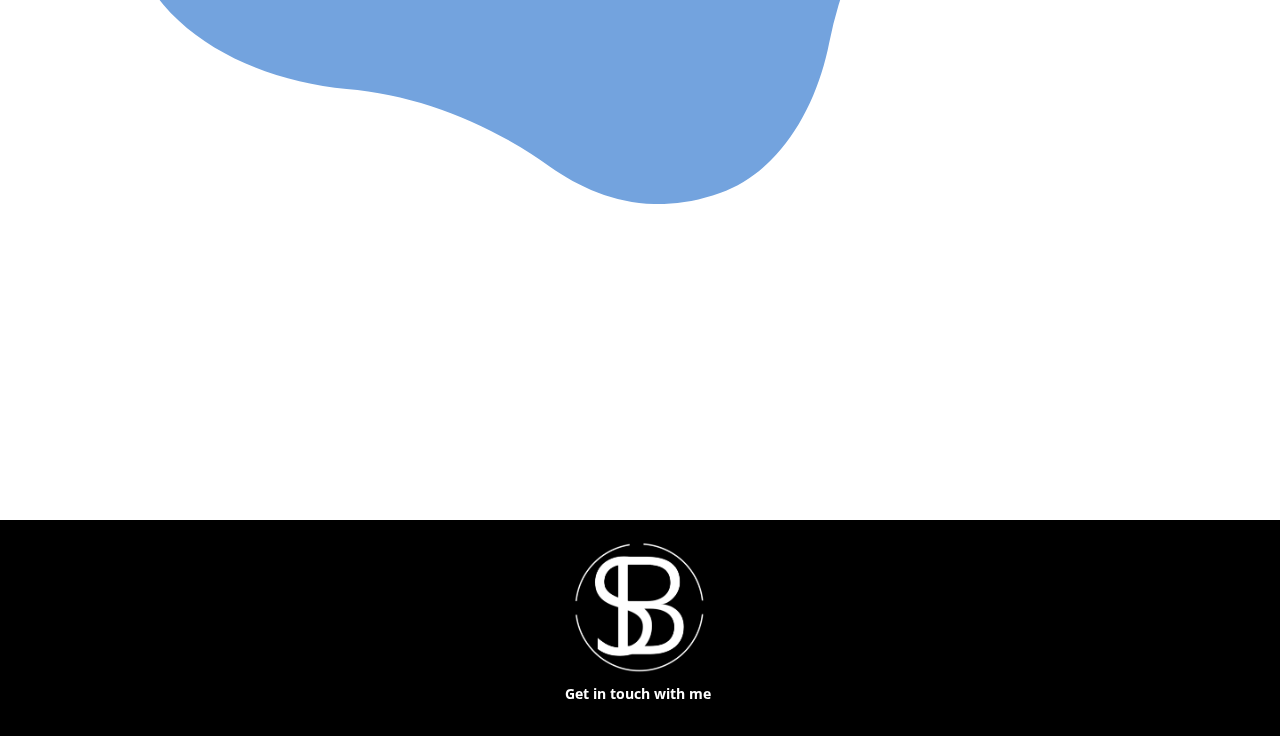
<file: Home.html>
<!DOCTYPE html>
<html style="font-size: 16px;" lang="fr"><head>
    <meta name="viewport" content="width=device-width, initial-scale=1.0">
    <meta charset="utf-8">
    <meta name="keywords" content="">
    <meta name="description" content="">
    <title>Home</title>
    <link rel="stylesheet" href="nicepage.css" media="screen">
<link rel="stylesheet" href="Home.css" media="screen">
    <script class="u-script" type="text/javascript" src="jquery.js" "="" defer=""></script>
    <script class="u-script" type="text/javascript" src="nicepage.js" "="" defer=""></script>
    <meta name="generator" content="Nicepage 4.17.10, nicepage.com">
    <link id="u-theme-google-font" rel="stylesheet" href="https://fonts.googleapis.com/css?family=Roboto:100,100i,300,300i,400,400i,500,500i,700,700i,900,900i|Open+Sans:300,300i,400,400i,500,500i,600,600i,700,700i,800,800i">
    <link id="u-page-google-font" rel="stylesheet" href="https://fonts.googleapis.com/css?family=PT+Sans:400,400i,700,700i">
    
    
    
    
    
    
    
    <script type="application/ld+json">{
		"@context": "http://schema.org",
		"@type": "Organization",
		"name": "Main app",
		"logo": "images/LogoBlack.png"
}</script>
    <meta name="theme-color" content="#73a3de">
    <meta property="og:title" content="Home">
    <meta property="og:description" content="">
    <meta property="og:type" content="website">
  </head>
  <body class="u-body u-xl-mode" data-lang="fr"><header class="u-clearfix u-header u-header" id="sec-64b2"><div class="u-clearfix u-sheet u-sheet-1">
        <a href="Home.html" data-page-id="235945863" class="u-image u-logo u-image-1" data-image-width="663" data-image-height="607" title="Home">
          <img src="images/LogoBlack.png" class="u-logo-image u-logo-image-1">
        </a>
        <nav class="u-menu u-menu-dropdown u-offcanvas u-menu-1">
          <div class="menu-collapse" style="font-size: 1rem; letter-spacing: 0px;">
            <a class="u-button-style u-custom-left-right-menu-spacing u-custom-padding-bottom u-custom-top-bottom-menu-spacing u-nav-link u-text-active-palette-1-base u-text-hover-palette-2-base" href="#" data-lang-en="{&quot;content&quot;:&quot;<svg class=\&quot;u-svg-link\&quot; viewBox=\&quot;0 0 24 24\&quot;><use xmlns:xlink=\&quot;http://www.w3.org/1999/xlink\&quot; xlink:href=\&quot;#menu-hamburger\&quot;></use></svg><svg class=\&quot;u-svg-content\&quot; version=\&quot;1.1\&quot; id=\&quot;menu-hamburger\&quot; viewBox=\&quot;0 0 16 16\&quot; x=\&quot;0px\&quot; y=\&quot;0px\&quot; xmlns:xlink=\&quot;http://www.w3.org/1999/xlink\&quot; xmlns=\&quot;http://www.w3.org/2000/svg\&quot;>    <g>        <rect y=\&quot;1\&quot; width=\&quot;16\&quot; height=\&quot;2\&quot;></rect>        <rect y=\&quot;7\&quot; width=\&quot;16\&quot; height=\&quot;2\&quot;></rect>        <rect y=\&quot;13\&quot; width=\&quot;16\&quot; height=\&quot;2\&quot;></rect>    </g></svg>&quot;,&quot;href&quot;:&quot;#&quot;}">
              <svg class="u-svg-link" viewBox="0 0 24 24"><use xmlns:xlink="http://www.w3.org/1999/xlink" xlink:href="#menu-hamburger"></use></svg>
              <svg class="u-svg-content" version="1.1" id="menu-hamburger" viewBox="0 0 16 16" x="0px" y="0px" xmlns:xlink="http://www.w3.org/1999/xlink" xmlns="http://www.w3.org/2000/svg"><g><rect y="1" width="16" height="2"></rect><rect y="7" width="16" height="2"></rect><rect y="13" width="16" height="2"></rect>
</g></svg>
            </a>
          </div>
          <div class="u-custom-menu u-nav-container">
            <ul class="u-nav u-unstyled u-nav-1"><li class="u-nav-item"><a class="u-button-style u-nav-link u-text-active-palette-1-base u-text-hover-palette-2-base" href="Home.html" target="_blank" data-lang-en="{&quot;content&quot;:&quot;Home&quot;,&quot;href&quot;:&quot;Home.html&quot;}" style="padding: 10px 20px;">Home</a>
</li><li class="u-nav-item"><a class="u-button-style u-nav-link u-text-active-palette-1-base u-text-hover-palette-2-base" href="#" data-lang-en="{&quot;content&quot;:&quot;Experience&quot;,&quot;href&quot;:&quot;#&quot;}" style="padding: 10px 20px;">Experience</a><div class="u-nav-popup"><ul class="u-h-spacing-20 u-nav u-unstyled u-v-spacing-10"><li class="u-nav-item"><a class="u-button-style u-nav-link u-white" href="Internships.html" target="_blank" data-lang-en="{&quot;content&quot;:&quot;Internships &amp;amp; Freelance&quot;}">Internships &amp; Freelance</a>
</li><li class="u-nav-item"><a class="u-button-style u-nav-link u-white" href="AIESEC.html" target="_blank" data-lang-en="{&quot;content&quot;:&quot;AIESEC&quot;,&quot;href&quot;:&quot;AIESEC.html&quot;}">AIESEC</a>
</li><li class="u-nav-item"><a class="u-button-style u-nav-link u-white" href="Junior-Enterprise.html" target="_blank" data-lang-en="{&quot;content&quot;:&quot;Junior Enterprise&quot;,&quot;href&quot;:&quot;Junior-Enterprise.html&quot;}">Junior Enterprise</a>
</li><li class="u-nav-item"><a class="u-button-style u-nav-link u-white" href="Other-Experiences.html" target="_blank" data-lang-en="{&quot;content&quot;:&quot;Other Clubs &amp;amp; Associations&quot;}">Other Experiences</a>
</li></ul>
</div>
</li><li class="u-nav-item"><a class="u-button-style u-nav-link u-text-active-palette-1-base u-text-hover-palette-2-base" href="About.html" target="_blank" data-lang-en="{&quot;content&quot;:&quot;About&quot;,&quot;href&quot;:&quot;About.html&quot;}" style="padding: 10px 20px;">About</a>
</li></ul>
          </div>
          <div class="u-custom-menu u-nav-container-collapse">
            <div class="u-black u-container-style u-inner-container-layout u-opacity u-opacity-95 u-sidenav">
              <div class="u-inner-container-layout u-sidenav-overflow">
                <div class="u-menu-close"></div>
                <ul class="u-align-center u-nav u-popupmenu-items u-unstyled u-nav-3"><li class="u-nav-item"><a class="u-button-style u-nav-link" href="Home.html" target="_blank" data-lang-en="{&quot;content&quot;:&quot;Home&quot;,&quot;href&quot;:&quot;Home.html&quot;}">Home</a>
</li><li class="u-nav-item"><a class="u-button-style u-nav-link" href="#" data-lang-en="{&quot;content&quot;:&quot;Experience&quot;,&quot;href&quot;:&quot;#&quot;}">Experience</a><div class="u-nav-popup"><ul class="u-h-spacing-20 u-nav u-unstyled u-v-spacing-10"><li class="u-nav-item"><a class="u-button-style u-nav-link" href="Internships.html" target="_blank" data-lang-en="{&quot;content&quot;:&quot;Internships &amp;amp; Freelance&quot;}">Internships &amp; Freelance</a>
</li><li class="u-nav-item"><a class="u-button-style u-nav-link" href="AIESEC.html" target="_blank" data-lang-en="{&quot;content&quot;:&quot;AIESEC&quot;,&quot;href&quot;:&quot;AIESEC.html&quot;}">AIESEC</a>
</li><li class="u-nav-item"><a class="u-button-style u-nav-link" href="Junior-Enterprise.html" target="_blank" data-lang-en="{&quot;content&quot;:&quot;Junior Enterprise&quot;,&quot;href&quot;:&quot;Junior-Enterprise.html&quot;}">Junior Enterprise</a>
</li><li class="u-nav-item"><a class="u-button-style u-nav-link" href="Other-Experiences.html" target="_blank" data-lang-en="{&quot;content&quot;:&quot;Other Clubs &amp;amp; Associations&quot;}">Other Experiences</a>
</li></ul>
</div>
</li><li class="u-nav-item"><a class="u-button-style u-nav-link" href="About.html" target="_blank" data-lang-en="{&quot;content&quot;:&quot;About&quot;,&quot;href&quot;:&quot;About.html&quot;}">About</a>
</li></ul>
              </div>
            </div>
            <div class="u-black u-menu-overlay u-opacity u-opacity-70"></div>
          </div>
        </nav>
      </div></header> 
    <section class="u-clearfix u-white u-section-1" id="sec-c45a">
      <div class="u-clearfix u-sheet u-valign-middle-sm u-valign-middle-xs u-sheet-1">
        <div class="u-shape u-shape-svg u-text-palette-1-base u-shape-1" data-animation-name="customAnimationIn" data-animation-duration="1750" data-animation-delay="500">
          <svg class="u-svg-link" preserveAspectRatio="none" viewBox="0 0 160 150" style=""><use xmlns:xlink="http://www.w3.org/1999/xlink" xlink:href="#svg-1073"></use></svg>
          <svg xmlns="http://www.w3.org/2000/svg" xmlns:xlink="http://www.w3.org/1999/xlink" version="1.1" xml:space="preserve" class="u-svg-content" viewBox="0 0 160 150" x="0px" y="0px" id="svg-1073"><path d="M43.2,126.9c14.2,1.3,27.6,7,39.1,15.6c8.3,6.1,19.4,10.3,32.7,5.3c11.7-4.4,18.6-17.4,21-30.2c2.6-13.3,8.1-25.9,15.7-37.1
	c8.3-12.1,10.8-27.9,5.3-42.7C150.5,20.3,134.6,9,117,7.6C107.9,6.9,98.8,5,90.1,1.9C83-0.6,75-0.7,67.4,2.1
	c-9.9,3.7-17,11.6-20.1,21c-3.3,10.1-10.9,18-20.6,22.2c-0.1,0-0.1,0.1-0.2,0.1c-20.3,8.9-31,32-24.6,53.2
	C6.9,115.6,25.2,125.2,43.2,126.9z"></path></svg>
        </div>
        <div class="u-align-left u-image u-image-circle u-image-1" data-image-width="3762" data-image-height="5517" data-animation-name="customAnimationIn" data-animation-duration="1000" data-animation-direction="" data-animation-delay="250"></div>
        <div class="u-gradient u-shape u-shape-circle u-shape-2" data-animation-name="customAnimationIn" data-animation-duration="1500" data-animation-delay="250"></div>
        <div class="u-align-left u-container-style u-group u-radius-30 u-shape-round u-white u-group-1" data-animation-name="customAnimationIn" data-animation-duration="1500" data-animation-delay="500">
          <div class="u-container-layout u-container-layout-1">
            <h5 class="u-text u-text-default u-text-1">
              <span style="font-size: 0.875rem;">HI MY NAME IS !!!</span>
              <br>
            </h5>
            <h1 class="u-text u-text-2">Safouene&nbsp;<br>BEN YEDDER
            </h1>
            <p class="u-text u-text-3">SOFTWARE ENGINEER<br>&amp; DATA ANALYST
            </p>
          </div>
        </div>
      </div>
    </section>
    <section class="u-clearfix u-white u-section-2" id="carousel_e6ad">
      <div class="u-clearfix u-sheet u-sheet-1">
        <div class="u-container-style u-expanded-width-sm u-expanded-width-xs u-group u-group-1">
          <div class="u-container-layout u-container-layout-1">
            <div class="u-align-center u-shape u-shape-svg u-text-palette-1-base u-shape-1">
              <svg class="u-svg-link" preserveAspectRatio="none" viewBox="0 0 160 150" style=""><use xmlns:xlink="http://www.w3.org/1999/xlink" xlink:href="#svg-5264"></use></svg>
              <svg class="u-svg-content" viewBox="0 0 160 150" x="0px" y="0px" id="svg-5264"><path d="M43.2,126.9c14.2,1.3,27.6,7,39.1,15.6c8.3,6.1,19.4,10.3,32.7,5.3c11.7-4.4,18.6-17.4,21-30.2c2.6-13.3,8.1-25.9,15.7-37.1
	c8.3-12.1,10.8-27.9,5.3-42.7C150.5,20.3,134.6,9,117,7.6C107.9,6.9,98.8,5,90.1,1.9C83-0.6,75-0.7,67.4,2.1
	c-9.9,3.7-17,11.6-20.1,21c-3.3,10.1-10.9,18-20.6,22.2c-0.1,0-0.1,0.1-0.2,0.1c-20.3,8.9-31,32-24.6,53.2
	C6.9,115.6,25.2,125.2,43.2,126.9z"></path></svg>
            </div>
            <img class="u-align-center u-image u-image-round u-radius-10 u-image-1" alt="" data-image-width="800" data-image-height="600" src="images/programmer.gif">
          </div>
        </div>
        <div class="u-align-left-lg u-align-left-md u-align-left-xl u-container-style u-expanded-width-xs u-group u-radius-30 u-shape-round u-white u-group-2">
          <div class="u-container-layout u-container-layout-2">
            <h5 class="u-align-left-sm u-align-left-xs u-text u-text-default u-text-1">
              <br>About ME<br>
            </h5>
            <h2 class="u-align-center-sm u-align-center-xs u-subtitle u-text u-text-2">I'm a software engineer , who is currently looking for a new opportunity<br>&nbsp;
            </h2>
            <a href="https://linktr.ee/safouenebenyedder" class="u-btn u-btn-round u-button-style u-palette-1-base u-radius-50 u-btn-1">GET IN TOUCH WITH ME</a>
          </div>
        </div>
      </div>
    </section>
    <section class="u-align-left u-clearfix u-section-3" id="sec-8f43">
      <div class="u-clearfix u-sheet u-valign-middle u-sheet-1">
        <div id="carousel-82ff" data-interval="5000" data-u-ride="carousel" class="u-carousel u-slider u-slider-1">
          <ol class="u-absolute-hcenter u-carousel-indicators u-carousel-indicators-1">
            <li data-u-target="#carousel-82ff" class="u-active u-grey-30 u-shape-circle" data-u-slide-to="0" style="width: 10px; height: 10px;"></li>
            <li data-u-target="#carousel-82ff" class="u-grey-30 u-shape-circle" data-u-slide-to="1" style="width: 10px; height: 10px;"></li>
          </ol>
          <div class="u-carousel-inner" role="listbox">
            <div class="u-active u-align-center u-carousel-item u-container-style u-slide">
              <div class="u-container-layout u-container-layout-1"><span class="u-icon u-icon-circle u-text-grey-25 u-icon-1"><svg class="u-svg-link" preserveAspectRatio="xMidYMin slice" viewBox="0 0 95.333 95.332" style=""><use xmlns:xlink="http://www.w3.org/1999/xlink" xlink:href="#svg-c9f3"></use></svg><svg class="u-svg-content" viewBox="0 0 95.333 95.332" x="0px" y="0px" id="svg-c9f3" style="enable-background:new 0 0 95.333 95.332;"><g><g><path d="M30.512,43.939c-2.348-0.676-4.696-1.019-6.98-1.019c-3.527,0-6.47,0.806-8.752,1.793    c2.2-8.054,7.485-21.951,18.013-23.516c0.975-0.145,1.774-0.85,2.04-1.799l2.301-8.23c0.194-0.696,0.079-1.441-0.318-2.045    s-1.035-1.007-1.75-1.105c-0.777-0.106-1.569-0.16-2.354-0.16c-12.637,0-25.152,13.19-30.433,32.076    c-3.1,11.08-4.009,27.738,3.627,38.223c4.273,5.867,10.507,9,18.529,9.313c0.033,0.001,0.065,0.002,0.098,0.002    c9.898,0,18.675-6.666,21.345-16.209c1.595-5.705,0.874-11.688-2.032-16.851C40.971,49.307,36.236,45.586,30.512,43.939z"></path><path d="M92.471,54.413c-2.875-5.106-7.61-8.827-13.334-10.474c-2.348-0.676-4.696-1.019-6.979-1.019    c-3.527,0-6.471,0.806-8.753,1.793c2.2-8.054,7.485-21.951,18.014-23.516c0.975-0.145,1.773-0.85,2.04-1.799l2.301-8.23    c0.194-0.696,0.079-1.441-0.318-2.045c-0.396-0.604-1.034-1.007-1.75-1.105c-0.776-0.106-1.568-0.16-2.354-0.16    c-12.637,0-25.152,13.19-30.434,32.076c-3.099,11.08-4.008,27.738,3.629,38.225c4.272,5.866,10.507,9,18.528,9.312    c0.033,0.001,0.065,0.002,0.099,0.002c9.897,0,18.675-6.666,21.345-16.209C96.098,65.559,95.376,59.575,92.471,54.413z"></path>
</g>
</g></svg>
              
              
            </span>
                <p class="u-align-center u-large-text u-text u-text-default u-text-variant u-text-1">Learning new things , taking new challenges and living new experiences are my passion and there&nbsp;is nothing like dynamism and creativity with a large dose of technology, IT and volunteering to
make an impact and change<br>
                </p>
                <h6 class="u-align-center u-text u-text-2">MY VISION</h6>
              </div>
            </div>
            <div class="u-align-center u-carousel-item u-container-style u-expanded-width u-slide">
              <div class="u-container-layout u-valign-middle u-container-layout-2"><span class="u-icon u-icon-circle u-text-grey-25 u-icon-2"><svg class="u-svg-link" preserveAspectRatio="xMidYMin slice" viewBox="0 0 95.333 95.332" style=""><use xmlns:xlink="http://www.w3.org/1999/xlink" xlink:href="#svg-2679"></use></svg><svg class="u-svg-content" viewBox="0 0 95.333 95.332" x="0px" y="0px" id="svg-2679" style="enable-background:new 0 0 95.333 95.332;"><g><g><path d="M30.512,43.939c-2.348-0.676-4.696-1.019-6.98-1.019c-3.527,0-6.47,0.806-8.752,1.793    c2.2-8.054,7.485-21.951,18.013-23.516c0.975-0.145,1.774-0.85,2.04-1.799l2.301-8.23c0.194-0.696,0.079-1.441-0.318-2.045    s-1.035-1.007-1.75-1.105c-0.777-0.106-1.569-0.16-2.354-0.16c-12.637,0-25.152,13.19-30.433,32.076    c-3.1,11.08-4.009,27.738,3.627,38.223c4.273,5.867,10.507,9,18.529,9.313c0.033,0.001,0.065,0.002,0.098,0.002    c9.898,0,18.675-6.666,21.345-16.209c1.595-5.705,0.874-11.688-2.032-16.851C40.971,49.307,36.236,45.586,30.512,43.939z"></path><path d="M92.471,54.413c-2.875-5.106-7.61-8.827-13.334-10.474c-2.348-0.676-4.696-1.019-6.979-1.019    c-3.527,0-6.471,0.806-8.753,1.793c2.2-8.054,7.485-21.951,18.014-23.516c0.975-0.145,1.773-0.85,2.04-1.799l2.301-8.23    c0.194-0.696,0.079-1.441-0.318-2.045c-0.396-0.604-1.034-1.007-1.75-1.105c-0.776-0.106-1.568-0.16-2.354-0.16    c-12.637,0-25.152,13.19-30.434,32.076c-3.099,11.08-4.008,27.738,3.629,38.225c4.272,5.866,10.507,9,18.528,9.312    c0.033,0.001,0.065,0.002,0.099,0.002c9.897,0,18.675-6.666,21.345-16.209C96.098,65.559,95.376,59.575,92.471,54.413z"></path>
</g>
</g></svg>
              
              
            </span>
                <p class="u-align-center u-large-text u-text u-text-default u-text-variant u-text-3"> Professionalism <br>Respect <br>Enjoying participation <br>Striving for excellence <br>Responsibility
                </p>
                <h6 class="u-align-center u-text u-text-4">MY VALUES</h6>
                <h4 class="u-align-center u-text u-text-5">
                  <br>
                </h4>
              </div>
            </div>
          </div>
          <a class="u-absolute-vcenter u-carousel-control u-carousel-control-prev u-text-grey-30 u-carousel-control-1" href="#carousel-82ff" role="button" data-u-slide="prev">
            <span aria-hidden="true">
              <svg viewBox="0 0 477.175 477.175"><path d="M145.188,238.575l215.5-215.5c5.3-5.3,5.3-13.8,0-19.1s-13.8-5.3-19.1,0l-225.1,225.1c-5.3,5.3-5.3,13.8,0,19.1l225.1,225
                    c2.6,2.6,6.1,4,9.5,4s6.9-1.3,9.5-4c5.3-5.3,5.3-13.8,0-19.1L145.188,238.575z"></path></svg>
            </span>
            <span class="sr-only">+Previous</span>
          </a>
          <a class="u-absolute-vcenter u-carousel-control u-carousel-control-next u-text-grey-30 u-carousel-control-2" href="#carousel-82ff" role="button" data-u-slide="next">
            <span aria-hidden="true">
              <svg viewBox="0 0 477.175 477.175"><path d="M360.731,229.075l-225.1-225.1c-5.3-5.3-13.8-5.3-19.1,0s-5.3,13.8,0,19.1l215.5,215.5l-215.5,215.5
                    c-5.3,5.3-5.3,13.8,0,19.1c2.6,2.6,6.1,4,9.5,4c3.4,0,6.9-1.3,9.5-4l225.1-225.1C365.931,242.875,365.931,234.275,360.731,229.075z"></path></svg>
            </span>
            <span class="sr-only">+Next</span>
          </a>
        </div>
      </div>
    </section>
    <section class="u-clearfix u-section-4" id="sec-d9f2">
      <div class="u-clearfix u-sheet u-sheet-1"></div>
    </section>
    <section class="u-align-center u-clearfix u-white u-section-5" id="carousel_70df">
      <div class="u-clearfix u-sheet u-sheet-1">
        <div class="u-shape u-shape-svg u-text-palette-1-base u-shape-1">
          <svg class="u-svg-link" preserveAspectRatio="none" viewBox="0 0 160 150" style=""><use xmlns:xlink="http://www.w3.org/1999/xlink" xlink:href="#svg-1b21"></use></svg>
          <svg class="u-svg-content" viewBox="0 0 160 150" x="0px" y="0px" id="svg-1b21"><path d="M43.2,126.9c14.2,1.3,27.6,7,39.1,15.6c8.3,6.1,19.4,10.3,32.7,5.3c11.7-4.4,18.6-17.4,21-30.2c2.6-13.3,8.1-25.9,15.7-37.1
	c8.3-12.1,10.8-27.9,5.3-42.7C150.5,20.3,134.6,9,117,7.6C107.9,6.9,98.8,5,90.1,1.9C83-0.6,75-0.7,67.4,2.1
	c-9.9,3.7-17,11.6-20.1,21c-3.3,10.1-10.9,18-20.6,22.2c-0.1,0-0.1,0.1-0.2,0.1c-20.3,8.9-31,32-24.6,53.2
	C6.9,115.6,25.2,125.2,43.2,126.9z"></path></svg>
        </div>
        <div class="u-shape u-shape-svg u-text-palette-1-base u-shape-2">
          <svg class="u-svg-link" preserveAspectRatio="none" viewBox="0 0 160 120" style=""><use xmlns:xlink="http://www.w3.org/1999/xlink" xlink:href="#svg-9d97"></use></svg>
          <svg class="u-svg-content" viewBox="0 0 160 120" x="0px" y="0px" id="svg-9d97"><path d="M124.3,80.3c20.5-1.1,32-18.4,34.8-31.5c4.7-22.6-6.7-55.4-81.5-47.7c-124.8,12.7-75.1,145.7-16.9,114
	C99.9,93.7,86.4,82.3,124.3,80.3z"></path></svg>
        </div>
        <div class="u-image u-image-circle u-image-contain u-preserve-proportions u-image-1" data-image-width="663" data-image-height="607"></div>
        <div class="u-align-left u-container-style u-group u-radius-30 u-shape-round u-white u-group-1">
          <div class="u-container-layout u-container-layout-1">
            <h5 class="u-text u-text-default u-text-1">
              <span style="font-size: 0.875rem;">my slogan</span>
              <br>
            </h5>
            <h2 class="u-text u-text-2">" ​​ALWAYS SHIFT UP TO HIGHER&nbsp; &nbsp;LEVELS "</h2>
          </div>
        </div>
        <div class="u-align-left u-container-style u-group u-radius-30 u-shape-round u-white u-group-2">
          <div class="u-container-layout u-valign-middle-lg u-valign-middle-md u-valign-middle-xl u-valign-middle-xs u-container-layout-2">
            <h2 class="u-text u-text-3">My Personal Brand</h2>
          </div>
        </div>
      </div>
    </section>
    <section class="u-align-center u-clearfix u-section-6" id="carousel_1a16">
      <div class="u-clearfix u-sheet u-valign-middle u-sheet-1"></div>
    </section>
    
    
    <footer class="u-align-center u-black u-clearfix u-footer u-footer" id="sec-d28a"><div class="u-clearfix u-sheet u-sheet-1">
        <img class="u-image u-image-contain u-image-round u-radius-10 u-image-1" src="images/LogoWhite.png" alt="" data-image-width="617" data-image-height="601" data-href="https://linktr.ee/safouenebenyedder" data-target="_blank">
        <p class="u-small-text u-text u-text-variant u-text-1" data-lang-en="Get in touch with me&amp;nbsp;">Get in touch with me&nbsp;</p>
      </div></footer>
  
</body></html>
</file>
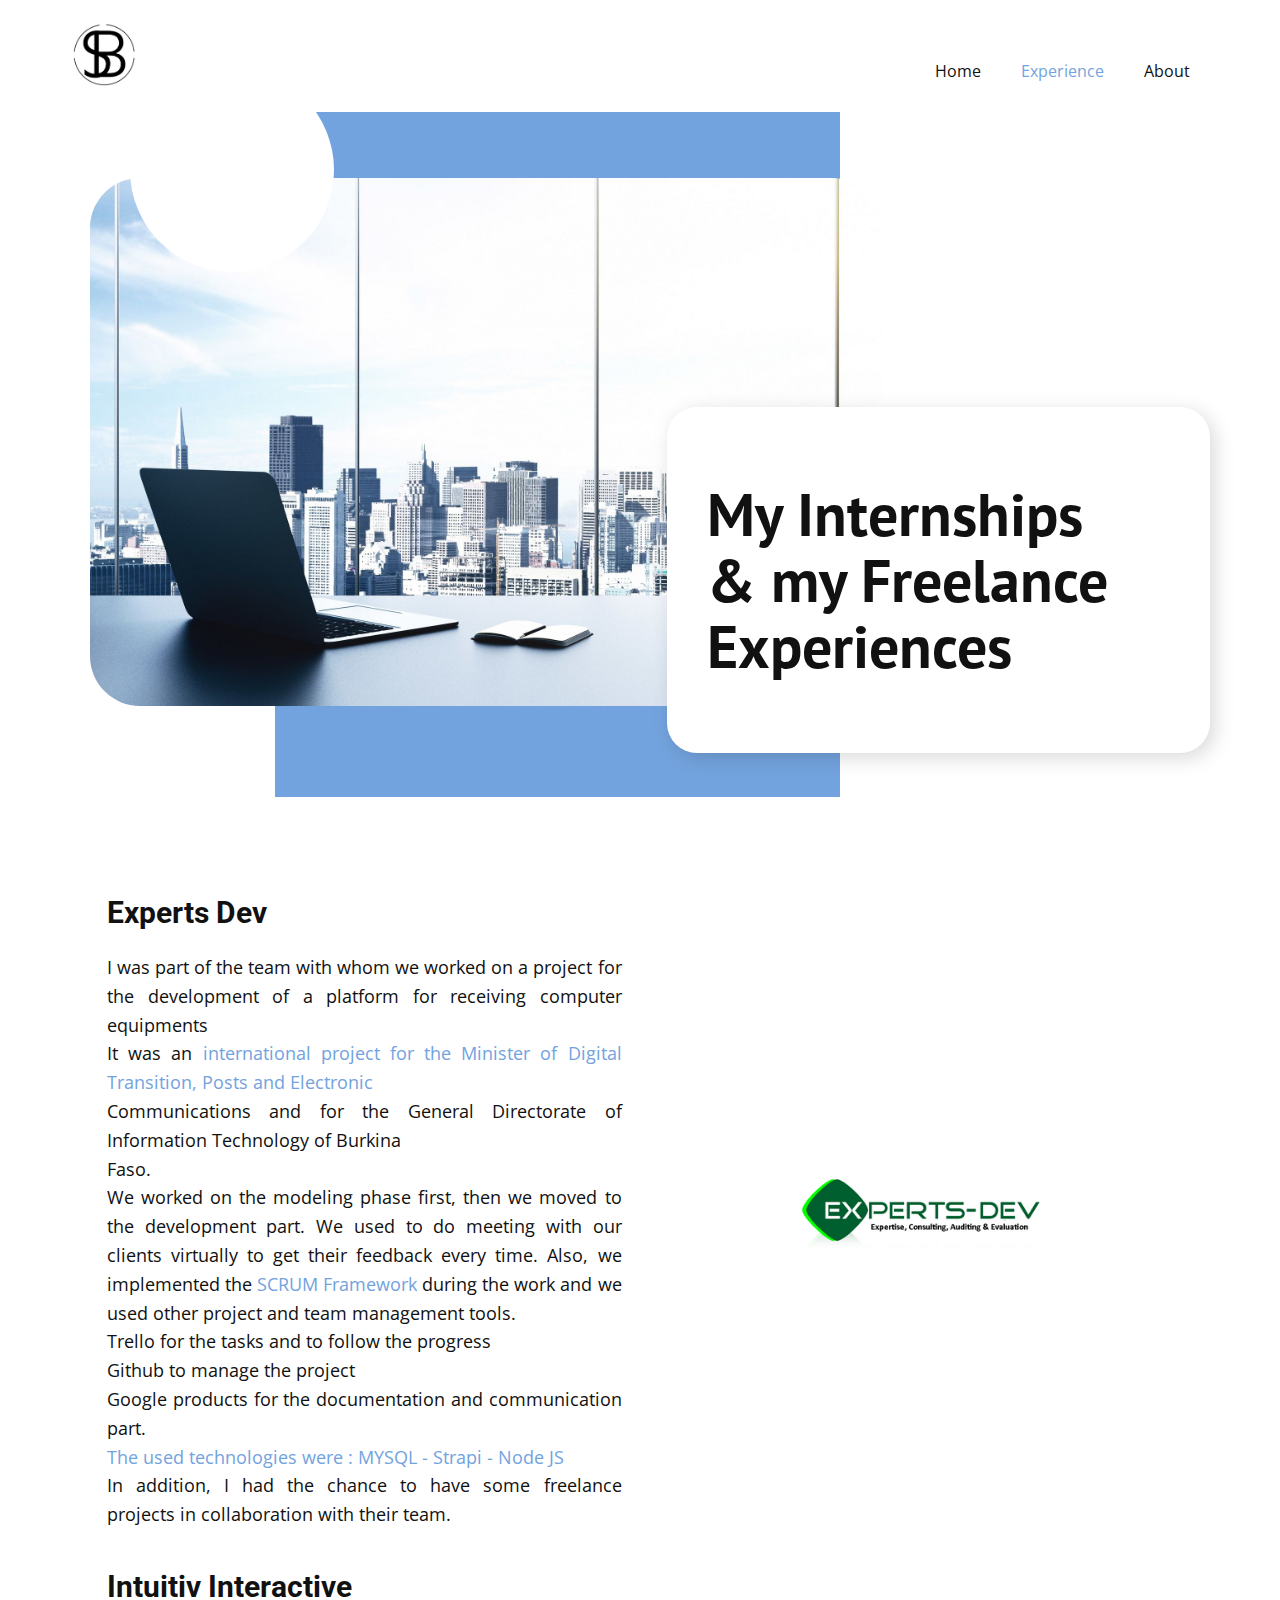
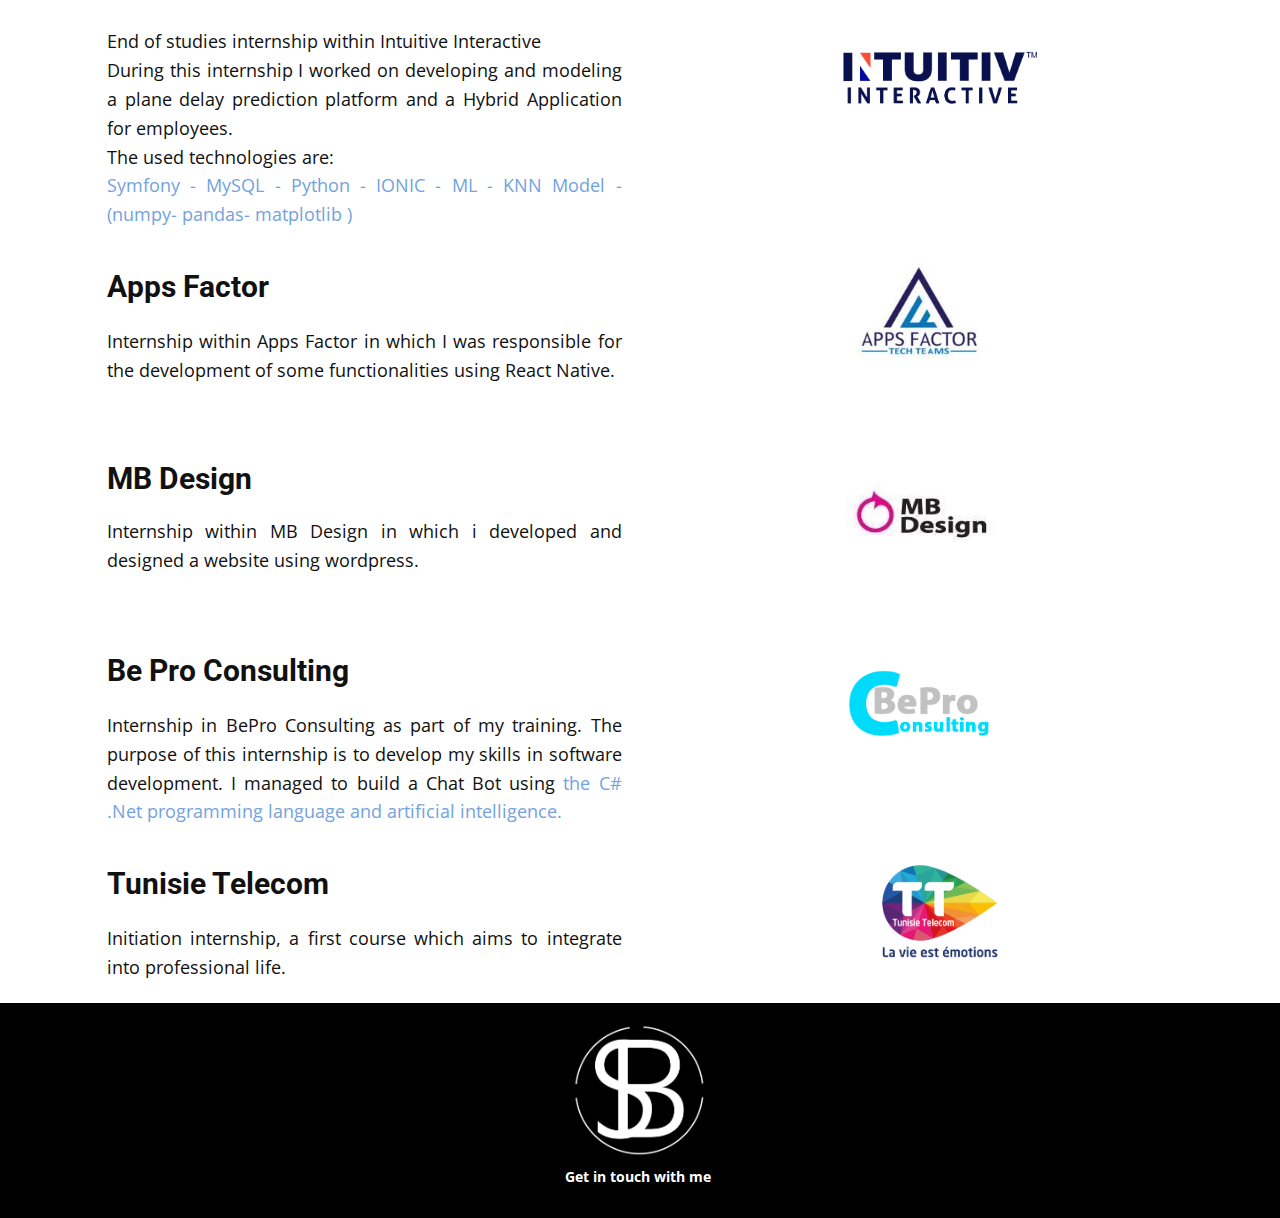
<file: Internships.html>
<!DOCTYPE html>
<html style="font-size: 16px;" lang="fr"><head>
    <meta name="viewport" content="width=device-width, initial-scale=1.0">
    <meta charset="utf-8">
    <meta name="keywords" content="My Internships&nbsp;&amp;amp; my Freelance&nbsp;Experiences">
    <meta name="description" content="">
    <title>Internships</title>
    <link rel="stylesheet" href="nicepage.css" media="screen">
<link rel="stylesheet" href="Internships.css" media="screen">
    <script class="u-script" type="text/javascript" src="jquery.js" "="" defer=""></script>
    <script class="u-script" type="text/javascript" src="nicepage.js" "="" defer=""></script>
    <meta name="generator" content="Nicepage 4.17.10, nicepage.com">
    <link id="u-theme-google-font" rel="stylesheet" href="https://fonts.googleapis.com/css?family=Roboto:100,100i,300,300i,400,400i,500,500i,700,700i,900,900i|Open+Sans:300,300i,400,400i,500,500i,600,600i,700,700i,800,800i">
    <link id="u-page-google-font" rel="stylesheet" href="https://fonts.googleapis.com/css?family=PT+Sans:400,400i,700,700i">
    
    
    
    <script type="application/ld+json">{
		"@context": "http://schema.org",
		"@type": "Organization",
		"name": "",
		"logo": "images/LogoBlack.png"
}</script>
    <meta name="theme-color" content="#478ac9">
    <meta property="og:title" content="Internships">
    <meta property="og:type" content="website">
  </head>
  <body class="u-body u-xl-mode" data-lang="fr"><header class="u-clearfix u-header u-header" id="sec-64b2"><div class="u-clearfix u-sheet u-sheet-1">
        <a href="#" class="u-image u-logo u-image-1" data-image-width="663" data-image-height="607" title="Home">
          <img src="images/LogoBlack.png" class="u-logo-image u-logo-image-1">
        </a>
        <nav class="u-menu u-menu-dropdown u-offcanvas u-menu-1">
          <div class="menu-collapse" style="font-size: 1rem; letter-spacing: 0px;">
            <a class="u-button-style u-custom-left-right-menu-spacing u-custom-padding-bottom u-custom-top-bottom-menu-spacing u-nav-link u-text-active-palette-1-base u-text-hover-palette-2-base" href="#" data-lang-en="{&quot;content&quot;:&quot;<svg class=\&quot;u-svg-link\&quot; viewBox=\&quot;0 0 24 24\&quot;><use xmlns:xlink=\&quot;http://www.w3.org/1999/xlink\&quot; xlink:href=\&quot;#menu-hamburger\&quot;></use></svg><svg class=\&quot;u-svg-content\&quot; version=\&quot;1.1\&quot; id=\&quot;menu-hamburger\&quot; viewBox=\&quot;0 0 16 16\&quot; x=\&quot;0px\&quot; y=\&quot;0px\&quot; xmlns:xlink=\&quot;http://www.w3.org/1999/xlink\&quot; xmlns=\&quot;http://www.w3.org/2000/svg\&quot;>    <g>        <rect y=\&quot;1\&quot; width=\&quot;16\&quot; height=\&quot;2\&quot;></rect>        <rect y=\&quot;7\&quot; width=\&quot;16\&quot; height=\&quot;2\&quot;></rect>        <rect y=\&quot;13\&quot; width=\&quot;16\&quot; height=\&quot;2\&quot;></rect>    </g></svg>&quot;,&quot;href&quot;:&quot;#&quot;}">
              <svg class="u-svg-link" viewBox="0 0 24 24"><use xmlns:xlink="http://www.w3.org/1999/xlink" xlink:href="#svg-0109"></use></svg>
              <svg class="u-svg-content" version="1.1" id="svg-0109" viewBox="0 0 16 16" x="0px" y="0px" xmlns:xlink="http://www.w3.org/1999/xlink" xmlns="http://www.w3.org/2000/svg"><g><rect y="1" width="16" height="2"></rect><rect y="7" width="16" height="2"></rect><rect y="13" width="16" height="2"></rect>
</g></svg>
            </a>
          </div>
          <div class="u-custom-menu u-nav-container">
            <ul class="u-nav u-unstyled u-nav-1"><li class="u-nav-item"><a class="u-button-style u-nav-link u-text-active-palette-1-base u-text-hover-palette-2-base" href="Home.html" target="_blank" data-lang-en="{&quot;content&quot;:&quot;Home&quot;,&quot;href&quot;:&quot;Home.html&quot;}" style="padding: 10px 20px;">Home</a>
</li><li class="u-nav-item"><a class="u-button-style u-nav-link u-text-active-palette-1-base u-text-hover-palette-2-base" href="#" data-lang-en="{&quot;content&quot;:&quot;Experience&quot;,&quot;href&quot;:&quot;#&quot;}" style="padding: 10px 20px;">Experience</a><div class="u-nav-popup"><ul class="u-h-spacing-20 u-nav u-unstyled u-v-spacing-10"><li class="u-nav-item"><a class="u-button-style u-nav-link u-white" href="Internships.html" target="_blank" data-lang-en="{&quot;content&quot;:&quot;Internships &amp;amp; Freelance&quot;}">Internships &amp; Freelance</a>
</li><li class="u-nav-item"><a class="u-button-style u-nav-link u-white" href="AIESEC.html" target="_blank" data-lang-en="{&quot;content&quot;:&quot;AIESEC&quot;,&quot;href&quot;:&quot;AIESEC.html&quot;}">AIESEC</a>
</li><li class="u-nav-item"><a class="u-button-style u-nav-link u-white" href="Junior-Enterprise.html" target="_blank" data-lang-en="{&quot;content&quot;:&quot;Junior Enterprise&quot;,&quot;href&quot;:&quot;Junior-Enterprise.html&quot;}">Junior Enterprise</a>
</li><li class="u-nav-item"><a class="u-button-style u-nav-link u-white" href="Other-Experiences.html" target="_blank" data-lang-en="{&quot;content&quot;:&quot;Other Clubs &amp;amp; Associations&quot;}">Other Experiences</a>
</li></ul>
</div>
</li><li class="u-nav-item"><a class="u-button-style u-nav-link u-text-active-palette-1-base u-text-hover-palette-2-base" href="About.html" target="_blank" data-lang-en="{&quot;content&quot;:&quot;About&quot;,&quot;href&quot;:&quot;About.html&quot;}" style="padding: 10px 20px;">About</a>
</li></ul>
          </div>
          <div class="u-custom-menu u-nav-container-collapse">
            <div class="u-black u-container-style u-inner-container-layout u-opacity u-opacity-95 u-sidenav">
              <div class="u-inner-container-layout u-sidenav-overflow">
                <div class="u-menu-close"></div>
                <ul class="u-align-center u-nav u-popupmenu-items u-unstyled u-nav-3"><li class="u-nav-item"><a class="u-button-style u-nav-link" href="Home.html" target="_blank" data-lang-en="{&quot;content&quot;:&quot;Home&quot;,&quot;href&quot;:&quot;Home.html&quot;}">Home</a>
</li><li class="u-nav-item"><a class="u-button-style u-nav-link" href="#" data-lang-en="{&quot;content&quot;:&quot;Experience&quot;,&quot;href&quot;:&quot;#&quot;}">Experience</a><div class="u-nav-popup"><ul class="u-h-spacing-20 u-nav u-unstyled u-v-spacing-10"><li class="u-nav-item"><a class="u-button-style u-nav-link" href="Internships.html" target="_blank" data-lang-en="{&quot;content&quot;:&quot;Internships &amp;amp; Freelance&quot;}">Internships &amp; Freelance</a>
</li><li class="u-nav-item"><a class="u-button-style u-nav-link" href="AIESEC.html" target="_blank" data-lang-en="{&quot;content&quot;:&quot;AIESEC&quot;,&quot;href&quot;:&quot;AIESEC.html&quot;}">AIESEC</a>
</li><li class="u-nav-item"><a class="u-button-style u-nav-link" href="Junior-Enterprise.html" target="_blank" data-lang-en="{&quot;content&quot;:&quot;Junior Enterprise&quot;,&quot;href&quot;:&quot;Junior-Enterprise.html&quot;}">Junior Enterprise</a>
</li><li class="u-nav-item"><a class="u-button-style u-nav-link" href="Other-Experiences.html" target="_blank" data-lang-en="{&quot;content&quot;:&quot;Other Clubs &amp;amp; Associations&quot;}">Other Experiences</a>
</li></ul>
</div>
</li><li class="u-nav-item"><a class="u-button-style u-nav-link" href="About.html" target="_blank" data-lang-en="{&quot;content&quot;:&quot;About&quot;,&quot;href&quot;:&quot;About.html&quot;}">About</a>
</li></ul>
              </div>
            </div>
            <div class="u-black u-menu-overlay u-opacity u-opacity-70"></div>
          </div>
        </nav>
      </div></header>
    <section class="u-align-center u-clearfix u-white u-section-1" id="carousel_21ad">
      <div class="u-clearfix u-sheet u-sheet-1">
        <div class="u-palette-1-base u-shape u-shape-rectangle u-shape-1"></div>
        <img class="u-image u-image-contain u-image-round u-radius-50 u-image-1" src="images/Office.jpg" data-image-width="1920" data-image-height="1280">
        <div class="u-shape u-shape-circle u-white u-shape-2"></div>
        <div class="u-align-left u-container-style u-group u-radius-30 u-shape-round u-white u-group-1">
          <div class="u-container-layout u-valign-middle u-container-layout-1">
            <h2 class="u-text u-text-1">My Internships&nbsp;<br>&amp; my Freelance&nbsp;<br>Experiences&nbsp;
            </h2>
          </div>
        </div>
      </div>
    </section>
    <section class="u-clearfix u-section-2" id="sec-979c">
      <div class="u-clearfix u-sheet u-sheet-1">
        <div class="u-clearfix u-layout-wrap u-layout-wrap-1">
          <div class="u-layout">
            <div class="u-layout-row">
              <div class="u-align-center-xs u-container-style u-layout-cell u-size-30 u-layout-cell-1">
                <div class="u-container-layout u-valign-bottom u-container-layout-1">
                  <h3 class="u-text u-text-1">Experts Dev</h3>
                  <p class="u-align-justify-lg u-align-justify-md u-align-justify-sm u-align-justify-xl u-text u-text-2"> I was part of the team with whom we worked on a project for the development of a platform for receiving computer equipments<br>It was an <span class="u-text-palette-1-base">international project for the Minister of Digital Transition, Posts and Electronic</span>
                    <br>Communications and for the General Directorate of Information Technology of Burkina<br>Faso.<br>We worked on the modeling phase first, then we moved to the development part. We used to do meeting with our clients virtually to get their feedback every time. Also, we implemented the <span class="u-text-palette-1-base">SCRUM Framework</span> during the work and we used other project and team management tools.<br>Trello for the tasks and to follow the progress<br>Github to manage the project <br>Google products for the documentation and communication part.<br>
                    <span class="u-text-palette-1-base">The used technologies were : MYSQL - Strapi - Node JS</span>
                    <br>In addition, I had the chance to have some freelance projects in collaboration with their team.
                  </p>
                </div>
              </div>
              <div class="u-container-style u-layout-cell u-size-30 u-layout-cell-2">
                <div class="u-container-layout u-valign-middle-lg u-valign-middle-md u-valign-middle-sm u-valign-middle-xl u-container-layout-2">
                  <img class="u-expanded-width-xs u-image u-image-contain u-image-default u-image-1" src="images/Expertdev.png" alt="" data-image-width="295" data-image-height="90">
                </div>
              </div>
            </div>
          </div>
        </div>
        <div class="u-clearfix u-layout-wrap u-layout-wrap-2">
          <div class="u-layout">
            <div class="u-layout-row">
              <div class="u-align-center-xs u-container-style u-layout-cell u-size-30 u-layout-cell-3">
                <div class="u-container-layout u-valign-bottom u-container-layout-3">
                  <h3 class="u-text u-text-3">Intuitiv Interactive</h3>
                  <p class="u-align-justify-lg u-align-justify-md u-align-justify-sm u-align-justify-xl u-text u-text-4"> End of studies internship within Intuitive Interactive<br>During this internship I worked on developing and modeling a plane delay prediction platform and a Hybrid Application for employees.<br>The used technologies are:<br>
                    <span class="u-text-palette-1-base">Symfony - MySQL - Python - IONIC - ML - KNN Model - (numpy- pandas- matplotlib )</span>
                  </p>
                </div>
              </div>
              <div class="u-container-style u-layout-cell u-size-30 u-layout-cell-4">
                <div class="u-container-layout u-valign-bottom-sm u-valign-middle-lg u-valign-middle-md u-valign-middle-xl u-valign-top-xs u-container-layout-4">
                  <img class="u-image u-image-contain u-image-default u-image-2" src="images/logo-bleu.png" alt="" data-image-width="1074" data-image-height="345">
                </div>
              </div>
            </div>
          </div>
        </div>
        <div class="u-clearfix u-layout-wrap u-layout-wrap-3">
          <div class="u-layout">
            <div class="u-layout-row">
              <div class="u-align-center-xs u-container-style u-layout-cell u-size-30 u-layout-cell-5">
                <div class="u-container-layout u-container-layout-5">
                  <h3 class="u-text u-text-5">Apps Factor</h3>
                  <p class="u-align-justify-lg u-align-justify-md u-align-justify-sm u-align-justify-xl u-text u-text-6"> Internship within Apps Factor in which I was responsible for the development of some functionalities using React Native.</p>
                </div>
              </div>
              <div class="u-container-style u-layout-cell u-size-30 u-layout-cell-6">
                <div class="u-container-layout u-valign-top-lg u-valign-top-xl u-valign-top-xs u-container-layout-6">
                  <img class="u-expanded-width-md u-expanded-width-sm u-image u-image-contain u-image-default u-image-3" src="images/tlchargement2.jpg" alt="" data-image-width="200" data-image-height="200">
                </div>
              </div>
            </div>
          </div>
        </div>
        <div class="u-clearfix u-layout-wrap u-layout-wrap-4">
          <div class="u-layout">
            <div class="u-layout-row">
              <div class="u-align-center-xs u-container-style u-layout-cell u-size-30 u-layout-cell-7">
                <div class="u-container-layout u-container-layout-7">
                  <h3 class="u-text u-text-7">MB Design</h3>
                  <p class="u-align-justify-lg u-align-justify-md u-align-justify-sm u-align-justify-xl u-text u-text-8"> Internship within MB Design in which i developed and designed a website using wordpress.</p>
                </div>
              </div>
              <div class="u-container-style u-layout-cell u-size-30 u-layout-cell-8">
                <div class="u-container-layout u-valign-top-xs u-container-layout-8">
                  <img class="u-expanded-width-md u-expanded-width-sm u-expanded-width-xs u-image u-image-contain u-image-default u-image-4" src="images/tlchargement1.jpg" alt="" data-image-width="180" data-image-height="180">
                </div>
              </div>
            </div>
          </div>
        </div>
        <div class="u-clearfix u-layout-wrap u-layout-wrap-5">
          <div class="u-layout">
            <div class="u-layout-row">
              <div class="u-align-center-xs u-container-style u-layout-cell u-size-30 u-layout-cell-9">
                <div class="u-container-layout u-container-layout-9">
                  <h3 class="u-text u-text-9">Be Pro Consulting</h3>
                  <p class="u-align-justify-lg u-align-justify-md u-align-justify-sm u-align-justify-xl u-text u-text-10"> Internship in BePro Consulting as part of my training. The purpose of this internship is to develop my skills in software development. I managed to build a Chat Bot using <span class="u-text-palette-1-base">the C# .Net programming language and artificial intelligence.</span>
                  </p>
                </div>
              </div>
              <div class="u-container-style u-layout-cell u-size-30 u-layout-cell-10">
                <div class="u-container-layout u-valign-top-lg u-valign-top-xl u-valign-top-xs u-container-layout-10">
                  <img class="u-expanded-width-md u-expanded-width-sm u-expanded-width-xs u-image u-image-contain u-image-default u-image-5" src="images/bepro.png" alt="" data-image-width="200" data-image-height="200">
                </div>
              </div>
            </div>
          </div>
        </div>
        <div class="u-clearfix u-layout-wrap u-layout-wrap-6">
          <div class="u-layout">
            <div class="u-layout-row">
              <div class="u-align-center-xs u-container-style u-layout-cell u-size-30 u-layout-cell-11">
                <div class="u-container-layout u-container-layout-11">
                  <h3 class="u-text u-text-11">Tunisie Telecom</h3>
                  <p class="u-align-justify-lg u-align-justify-md u-align-justify-sm u-align-justify-xl u-text u-text-12"> Initiation internship, a first course which aims to integrate into professional life.</p>
                </div>
              </div>
              <div class="u-container-style u-layout-cell u-size-30 u-layout-cell-12">
                <div class="u-container-layout u-valign-top-sm u-container-layout-12">
                  <img class="u-expanded-width-xs u-image u-image-contain u-image-default u-image-6" src="images/LOGO_TT_.jpg" alt="" data-image-width="1487" data-image-height="1414">
                </div>
              </div>
            </div>
          </div>
        </div>
      </div>
    </section>
    
    
    <footer class="u-align-center u-black u-clearfix u-footer u-footer" id="sec-d28a"><div class="u-clearfix u-sheet u-sheet-1">
        <img class="u-image u-image-contain u-image-round u-radius-10 u-image-1" src="images/LogoWhite.png" alt="" data-image-width="617" data-image-height="601" data-href="https://linktr.ee/safouenebenyedder" data-target="_blank">
        <p class="u-small-text u-text u-text-variant u-text-1" data-lang-en="Get in touch with me&amp;nbsp;">Get in touch with me&nbsp;</p>
      </div></footer>

  
</body></html>
</file>
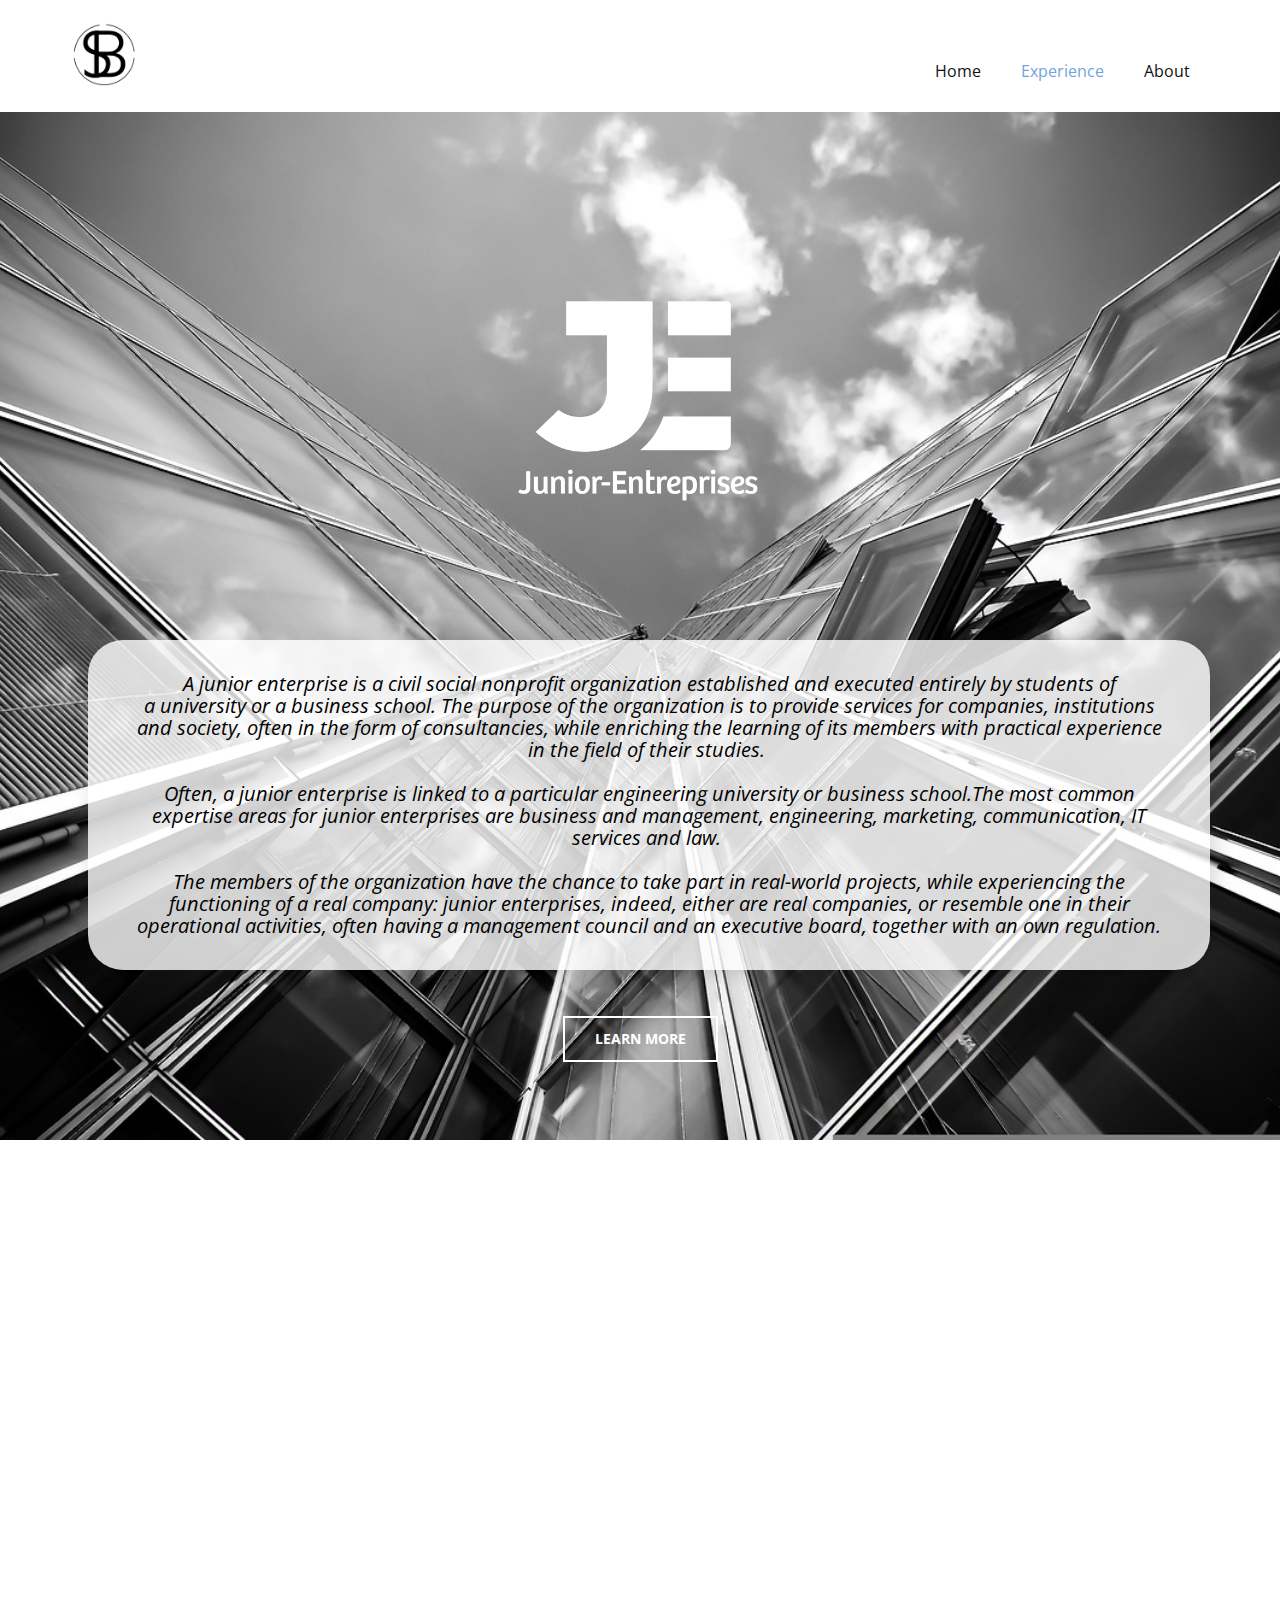
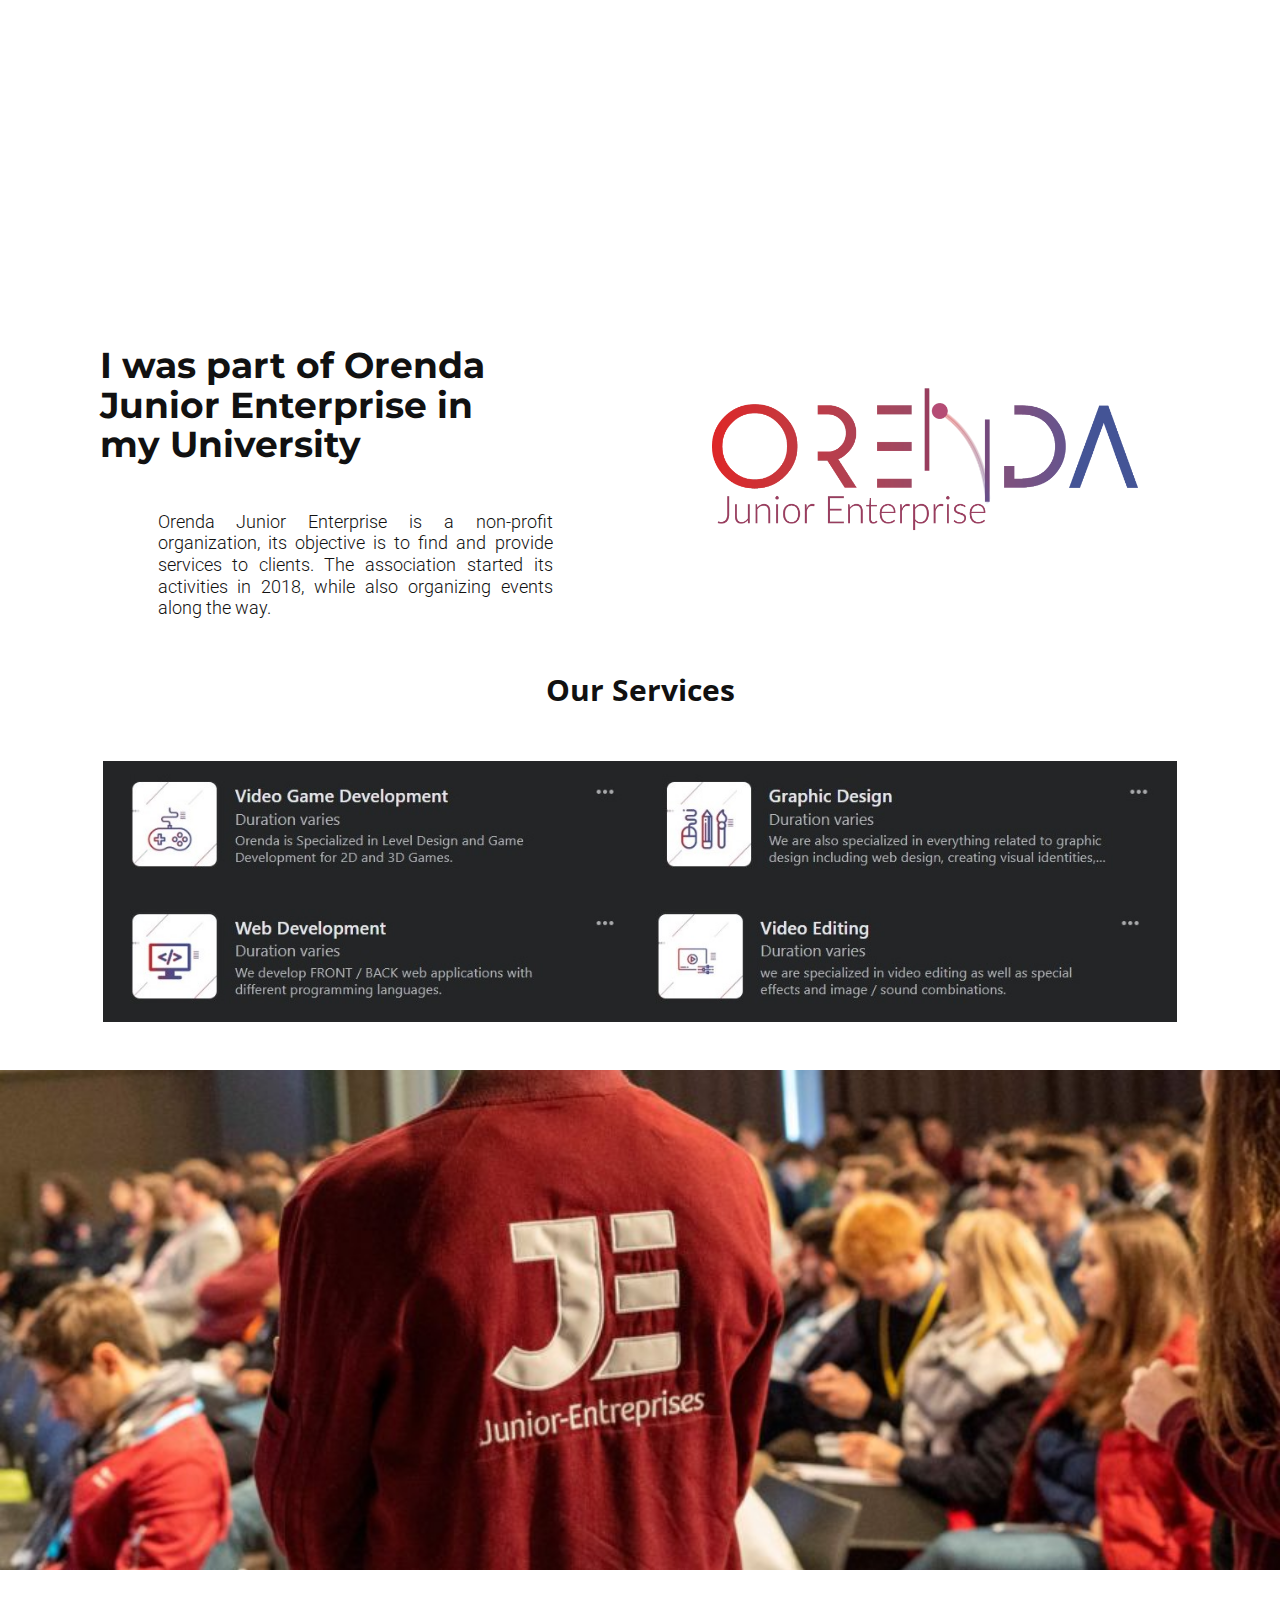
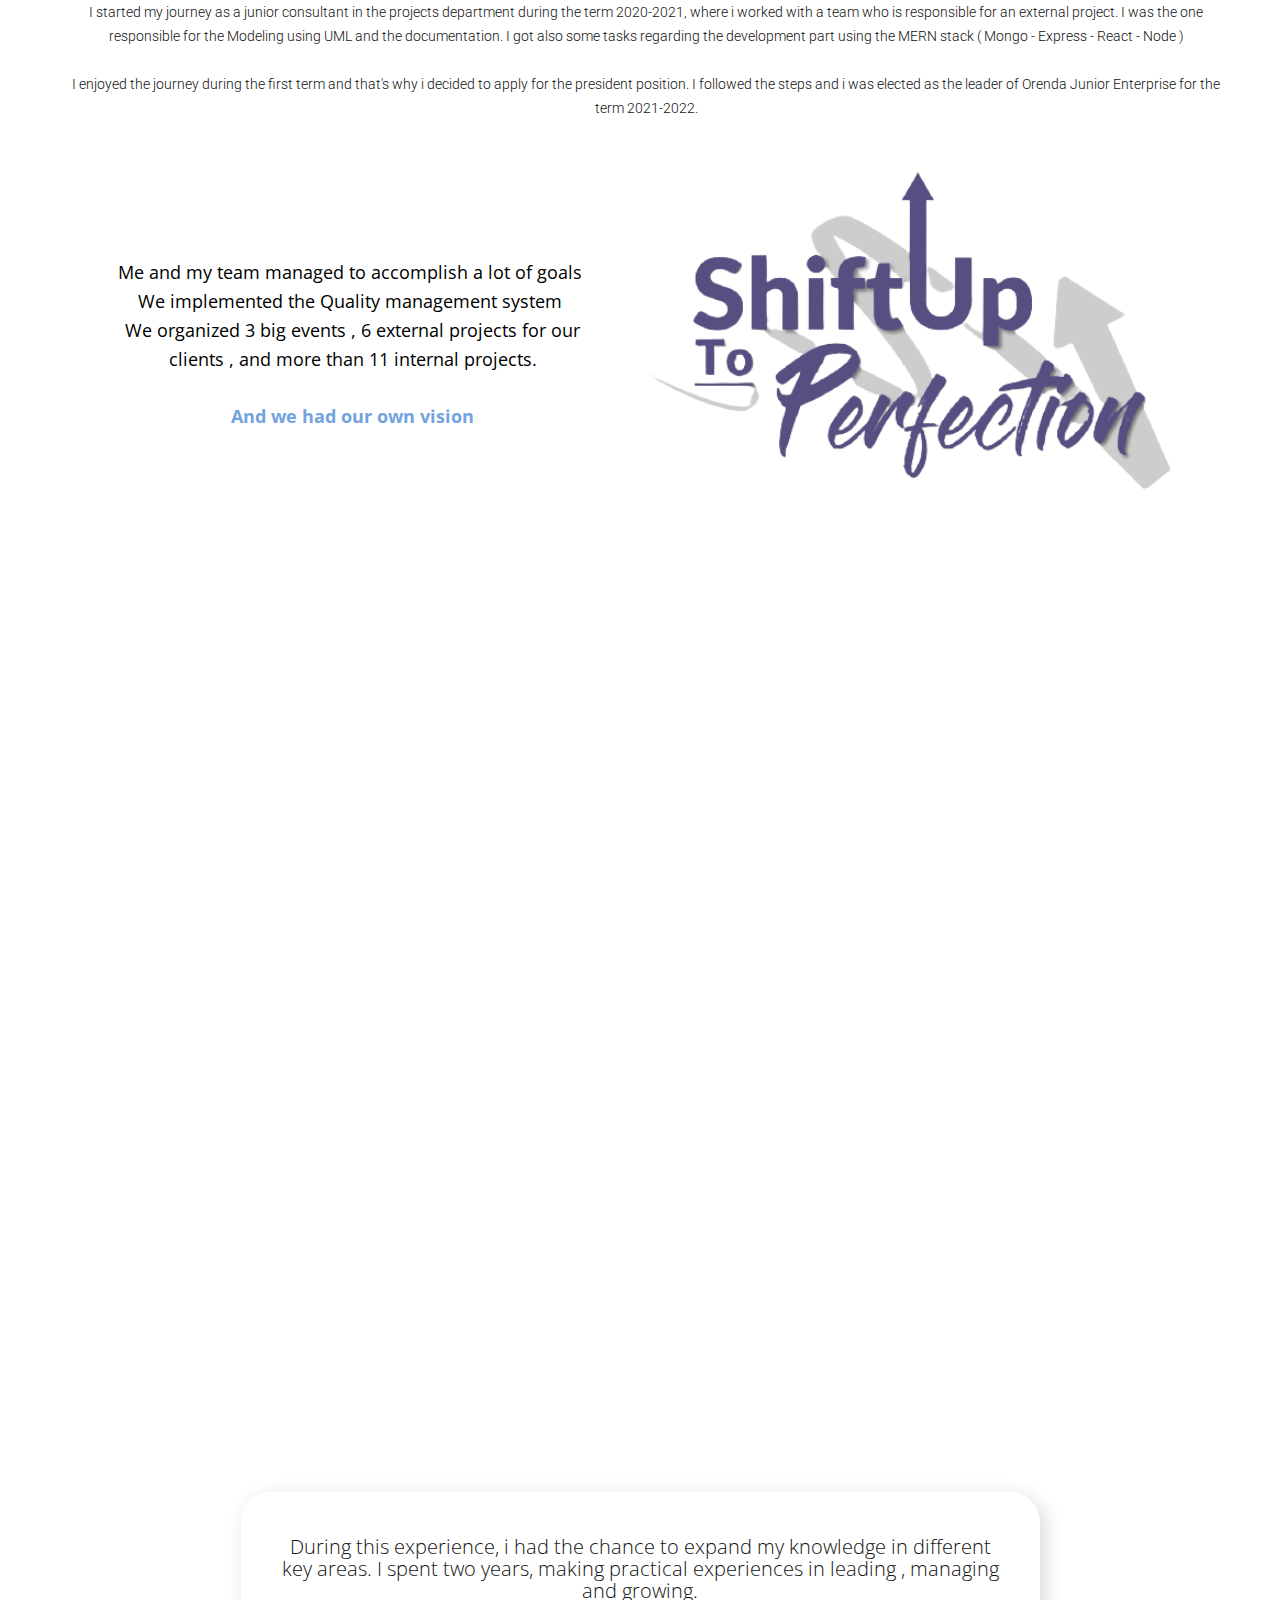
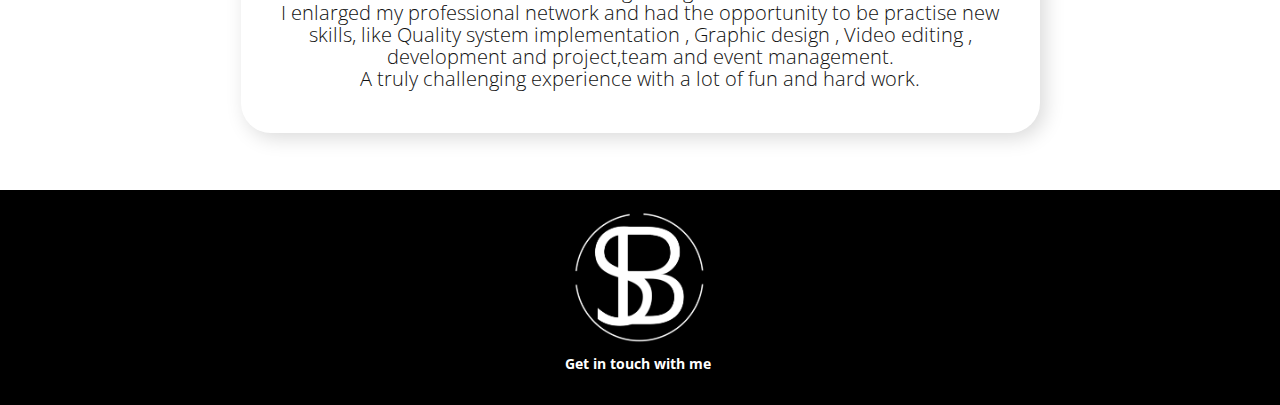
<file: Junior-Enterprise.html>
<!DOCTYPE html>
<html style="font-size: 16px;" lang="fr"><head>
    <meta name="viewport" content="width=device-width, initial-scale=1.0">
    <meta charset="utf-8">
    <meta name="keywords" content="">
    <meta name="description" content="">
    <title>Junior Enterprise</title>
    <link rel="stylesheet" href="nicepage.css" media="screen">
<link rel="stylesheet" href="Junior-Enterprise.css" media="screen">
    <script class="u-script" type="text/javascript" src="jquery.js" "="" defer=""></script>
    <script class="u-script" type="text/javascript" src="nicepage.js" "="" defer=""></script>
    <meta name="generator" content="Nicepage 4.17.10, nicepage.com">
    <link id="u-theme-google-font" rel="stylesheet" href="https://fonts.googleapis.com/css?family=Roboto:100,100i,300,300i,400,400i,500,500i,700,700i,900,900i|Open+Sans:300,300i,400,400i,500,500i,600,600i,700,700i,800,800i">
    <link id="u-page-google-font" rel="stylesheet" href="https://fonts.googleapis.com/css?family=Montserrat:100,100i,200,200i,300,300i,400,400i,500,500i,600,600i,700,700i,800,800i,900,900i">
    
    
    
    
    
    
    
    
    
    <script type="application/ld+json">{
		"@context": "http://schema.org",
		"@type": "Organization",
		"name": "Main app",
		"logo": "images/LogoBlack.png"
}</script>
    <meta name="theme-color" content="#73a3de">
    <meta property="og:title" content="Junior Enterprise">
    <meta property="og:description" content="">
    <meta property="og:type" content="website">
  </head>
  <body class="u-body u-xl-mode" data-lang="fr"><header class="u-clearfix u-header u-header" id="sec-64b2"><div class="u-clearfix u-sheet u-sheet-1">
        <a href="Home.html" data-page-id="235945863" class="u-image u-logo u-image-1" data-image-width="663" data-image-height="607" title="Home">
          <img src="images/LogoBlack.png" class="u-logo-image u-logo-image-1">
        </a>
        <nav class="u-menu u-menu-dropdown u-offcanvas u-menu-1">
          <div class="menu-collapse" style="font-size: 1rem; letter-spacing: 0px;">
            <a class="u-button-style u-custom-left-right-menu-spacing u-custom-padding-bottom u-custom-top-bottom-menu-spacing u-nav-link u-text-active-palette-1-base u-text-hover-palette-2-base" href="#" data-lang-en="{&quot;content&quot;:&quot;<svg class=\&quot;u-svg-link\&quot; viewBox=\&quot;0 0 24 24\&quot;><use xmlns:xlink=\&quot;http://www.w3.org/1999/xlink\&quot; xlink:href=\&quot;#menu-hamburger\&quot;></use></svg><svg class=\&quot;u-svg-content\&quot; version=\&quot;1.1\&quot; id=\&quot;menu-hamburger\&quot; viewBox=\&quot;0 0 16 16\&quot; x=\&quot;0px\&quot; y=\&quot;0px\&quot; xmlns:xlink=\&quot;http://www.w3.org/1999/xlink\&quot; xmlns=\&quot;http://www.w3.org/2000/svg\&quot;>    <g>        <rect y=\&quot;1\&quot; width=\&quot;16\&quot; height=\&quot;2\&quot;></rect>        <rect y=\&quot;7\&quot; width=\&quot;16\&quot; height=\&quot;2\&quot;></rect>        <rect y=\&quot;13\&quot; width=\&quot;16\&quot; height=\&quot;2\&quot;></rect>    </g></svg>&quot;,&quot;href&quot;:&quot;#&quot;}">
              <svg class="u-svg-link" viewBox="0 0 24 24"><use xmlns:xlink="http://www.w3.org/1999/xlink" xlink:href="#menu-hamburger"></use></svg>
              <svg class="u-svg-content" version="1.1" id="menu-hamburger" viewBox="0 0 16 16" x="0px" y="0px" xmlns:xlink="http://www.w3.org/1999/xlink" xmlns="http://www.w3.org/2000/svg"><g><rect y="1" width="16" height="2"></rect><rect y="7" width="16" height="2"></rect><rect y="13" width="16" height="2"></rect>
</g></svg>
            </a>
          </div>
          <div class="u-custom-menu u-nav-container">
            <ul class="u-nav u-unstyled u-nav-1"><li class="u-nav-item"><a class="u-button-style u-nav-link u-text-active-palette-1-base u-text-hover-palette-2-base" href="Home.html" target="_blank" data-lang-en="{&quot;content&quot;:&quot;Home&quot;,&quot;href&quot;:&quot;Home.html&quot;}" style="padding: 10px 20px;">Home</a>
</li><li class="u-nav-item"><a class="u-button-style u-nav-link u-text-active-palette-1-base u-text-hover-palette-2-base" href="#" data-lang-en="{&quot;content&quot;:&quot;Experience&quot;,&quot;href&quot;:&quot;#&quot;}" style="padding: 10px 20px;">Experience</a><div class="u-nav-popup"><ul class="u-h-spacing-20 u-nav u-unstyled u-v-spacing-10"><li class="u-nav-item"><a class="u-button-style u-nav-link u-white" href="Internships.html" target="_blank" data-lang-en="{&quot;content&quot;:&quot;Internships &amp;amp; Freelance&quot;}">Internships &amp; Freelance</a>
</li><li class="u-nav-item"><a class="u-button-style u-nav-link u-white" href="AIESEC.html" target="_blank" data-lang-en="{&quot;content&quot;:&quot;AIESEC&quot;,&quot;href&quot;:&quot;AIESEC.html&quot;}">AIESEC</a>
</li><li class="u-nav-item"><a class="u-button-style u-nav-link u-white" href="Junior-Enterprise.html" target="_blank" data-lang-en="{&quot;content&quot;:&quot;Junior Enterprise&quot;,&quot;href&quot;:&quot;Junior-Enterprise.html&quot;}">Junior Enterprise</a>
</li><li class="u-nav-item"><a class="u-button-style u-nav-link u-white" href="Other-Experiences.html" target="_blank" data-lang-en="{&quot;content&quot;:&quot;Other Clubs &amp;amp; Associations&quot;}">Other Experiences</a>
</li></ul>
</div>
</li><li class="u-nav-item"><a class="u-button-style u-nav-link u-text-active-palette-1-base u-text-hover-palette-2-base" href="About.html" target="_blank" data-lang-en="{&quot;content&quot;:&quot;About&quot;,&quot;href&quot;:&quot;About.html&quot;}" style="padding: 10px 20px;">About</a>
</li></ul>
          </div>
          <div class="u-custom-menu u-nav-container-collapse">
            <div class="u-black u-container-style u-inner-container-layout u-opacity u-opacity-95 u-sidenav">
              <div class="u-inner-container-layout u-sidenav-overflow">
                <div class="u-menu-close"></div>
                <ul class="u-align-center u-nav u-popupmenu-items u-unstyled u-nav-3"><li class="u-nav-item"><a class="u-button-style u-nav-link" href="Home.html" target="_blank" data-lang-en="{&quot;content&quot;:&quot;Home&quot;,&quot;href&quot;:&quot;Home.html&quot;}">Home</a>
</li><li class="u-nav-item"><a class="u-button-style u-nav-link" href="#" data-lang-en="{&quot;content&quot;:&quot;Experience&quot;,&quot;href&quot;:&quot;#&quot;}">Experience</a><div class="u-nav-popup"><ul class="u-h-spacing-20 u-nav u-unstyled u-v-spacing-10"><li class="u-nav-item"><a class="u-button-style u-nav-link" href="Internships.html" target="_blank" data-lang-en="{&quot;content&quot;:&quot;Internships &amp;amp; Freelance&quot;}">Internships &amp; Freelance</a>
</li><li class="u-nav-item"><a class="u-button-style u-nav-link" href="AIESEC.html" target="_blank" data-lang-en="{&quot;content&quot;:&quot;AIESEC&quot;,&quot;href&quot;:&quot;AIESEC.html&quot;}">AIESEC</a>
</li><li class="u-nav-item"><a class="u-button-style u-nav-link" href="Junior-Enterprise.html" target="_blank" data-lang-en="{&quot;content&quot;:&quot;Junior Enterprise&quot;,&quot;href&quot;:&quot;Junior-Enterprise.html&quot;}">Junior Enterprise</a>
</li><li class="u-nav-item"><a class="u-button-style u-nav-link" href="Other-Experiences.html" target="_blank" data-lang-en="{&quot;content&quot;:&quot;Other Clubs &amp;amp; Associations&quot;}">Other Experiences</a>
</li></ul>
</div>
</li><li class="u-nav-item"><a class="u-button-style u-nav-link" href="About.html" target="_blank" data-lang-en="{&quot;content&quot;:&quot;About&quot;,&quot;href&quot;:&quot;About.html&quot;}">About</a>
</li></ul>
              </div>
            </div>
            <div class="u-black u-menu-overlay u-opacity u-opacity-70"></div>
          </div>
        </nav>
      </div></header>
    <section class="u-align-left u-clearfix u-image u-section-1" id="carousel_e9b4" data-image-width="1280" data-image-height="853">
      <div class="u-clearfix u-sheet u-valign-middle-md u-sheet-1">
        <img class="u-image u-image-contain u-image-default u-image-1" src="images/1.JEBlanc.png" alt="" data-image-width="2001" data-image-height="1799">
        <div class="u-align-center u-container-style u-expanded-width-sm u-expanded-width-xs u-group u-opacity u-opacity-80 u-radius-35 u-shape-round u-white u-group-1">
          <div class="u-container-layout u-valign-middle-lg u-valign-middle-xl u-valign-top-md u-valign-top-sm u-valign-top-xs u-container-layout-1">
            <h2 class="u-custom-font u-subtitle u-text u-text-black u-text-font u-text-1">
              <span style="font-style: normal;"></span> A&nbsp;junior enterprise&nbsp;is a civil social&nbsp;nonprofit organization&nbsp;established and executed entirely by&nbsp;students&nbsp;of a&nbsp;university&nbsp;or a&nbsp;business school. The purpose of the organization is to provide services for companies, institutions and society, often in the form of consultancies, while enriching the learning of its members with practical experience in the field of their studies.&nbsp;<br>
              <br>Often, a junior enterprise is linked to a particular engineering university or business school.The most common expertise areas for junior enterprises are business and management, engineering, marketing, communication, IT services and law.&nbsp;<br>
              <br>The members of the organization have the chance to take part in real-world projects, while experiencing the functioning of a real company: junior enterprises, indeed, either are real companies, or resemble one in their operational activities, often having a management council and an&nbsp;executive board, together with an own regulation.
            </h2>
          </div>
        </div>
        <a href="https://junior-entreprises.com/" class="u-align-center u-border-2 u-border-white u-btn u-button-style u-hover-black u-none u-text-active-white u-text-hover-white u-text-white u-btn-1" data-animation-name="" data-animation-duration="0" data-animation-delay="0" data-animation-direction="" data-lang-en="{&quot;content&quot;:&quot;learn more&quot;,&quot;href&quot;:&quot;https://nicepage.best&quot;}">Learn More</a>
      </div>
    </section>
    <section class="u-align-center-lg u-align-center-md u-align-center-xl u-align-left-sm u-align-left-xs u-clearfix u-white u-section-2" id="sec-785b">
      <div class="u-clearfix u-sheet u-valign-middle-md u-sheet-1">
        <div class="u-palette-1-base u-preserve-proportions u-shape u-shape-circle u-shape-1" data-animation-name="customAnimationIn" data-animation-duration="1500" data-animation-delay="0"></div>
        <div class="u-image u-image-circle u-preserve-proportions u-image-1" alt="" data-image-width="2048" data-image-height="1365" data-animation-name="customAnimationIn" data-animation-duration="1500"></div>
        <img class="u-image u-image-circle u-image-2" src="images/163749558_1631236040404063_6451749185265864705_n.jpg" alt="" data-image-width="2048" data-image-height="1365" data-animation-name="customAnimationIn" data-animation-duration="1500">
        <img class="u-image u-image-circle u-image-contain u-image-3" src="images/127089219_3631106203577072_7058023609009925816_n.png" alt="" data-image-width="2903" data-image-height="1444" data-animation-name="customAnimationIn" data-animation-duration="1500" data-animation-delay="250">
        <img class="u-image u-image-circle u-image-contain u-image-4" src="images/248368151_1790836837777315_1243850170449950968_n.jpg" alt="" data-image-width="1280" data-image-height="958" data-animation-name="customAnimationIn" data-animation-duration="1500" data-animation-delay="250">
      </div>
    </section>
    <section class="u-clearfix u-white u-section-3" id="carousel_ebd5">
      <div class="u-clearfix u-sheet u-valign-middle-md u-valign-middle-sm u-sheet-1">
        <div class="u-clearfix u-expanded-width u-layout-wrap u-layout-wrap-1">
          <div class="u-layout">
            <div class="u-layout-row">
              <div class="u-container-style u-layout-cell u-size-30 u-layout-cell-1">
                <div class="u-container-layout u-valign-top-lg u-container-layout-1">
                  <h2 class="u-custom-font u-font-montserrat u-text u-text-1">I was part of Orenda Junior Enterprise in my University</h2>
                  <h6 class="u-align-justify u-text u-text-font u-text-2"> Orenda Junior Enterprise is a non-profit organization, its objective is to find and provide services to clients. The association started its activities in 2018, while also organizing events along the way.&nbsp;</h6>
                </div>
              </div>
              <div class="u-container-style u-layout-cell u-size-30 u-layout-cell-2">
                <div class="u-container-layout u-container-layout-2">
                  <img class="u-expanded-width-lg u-image u-image-contain u-image-1" src="images/LogoOrenda.png" data-image-width="1600" data-image-height="551">
                </div>
              </div>
            </div>
          </div>
        </div>
        <p class="u-align-center u-text u-text-3">Our Services</p>
        <img class="u-expanded-width-md u-expanded-width-sm u-expanded-width-xs u-image u-image-contain u-image-round u-radius-10 u-image-2" src="images/SharedScreenshot.jpg" alt="" data-image-width="1276" data-image-height="310">
      </div>
    </section>
    <section class="u-clearfix u-image u-section-4" id="sec-addf" data-image-width="880" data-image-height="347">
      <div class="u-clearfix u-sheet u-sheet-1"></div>
    </section>
    <section class="u-clearfix u-section-5" id="sec-8f2c">
      <div class="u-clearfix u-sheet u-valign-middle-sm u-sheet-1">
        <h5 class="u-align-center u-text u-text-default u-text-font u-text-1">
          <span style="font-size: 0.875rem;"> I started my journey as a junior consultant in the projects department during the term 2020-2021, where i worked with a team who is responsible for an external project. I was the one responsible for the Modeling using UML and the documentation. I got also some tasks regarding the development part using the MERN stack ( Mongo - Express - React - Node )<br>
            <br>I enjoyed the journey during the first term and that's why i decided to apply for the president position. I followed the steps and i was elected as the leader of Orenda Junior Enterprise for the term 2021-2022.
          </span>
          <br>
          <br>
        </h5>
      </div>
    </section>
    <section class="u-clearfix u-white u-section-6" id="sec-ff2b">
      <div class="u-clearfix u-sheet u-sheet-1">
        <div class="u-clearfix u-expanded-width-lg u-expanded-width-md u-expanded-width-xl u-gutter-10 u-layout-wrap u-layout-wrap-1">
          <div class="u-layout" style="">
            <div class="u-layout-row" style="">
              <div class="u-align-center u-container-style u-layout-cell u-left-cell u-size-26-md u-size-26-sm u-size-26-xs u-size-30-lg u-size-30-xl u-size-xs-60 u-layout-cell-1" src="">
                <div class="u-container-layout u-valign-middle-lg u-valign-middle-xl u-valign-top-md u-container-layout-1">
                  <p class="u-text u-text-1">
                    <span class="u-text-black"> Me and my team managed to accomplish a lot of goals&nbsp;<br>We implemented the Quality management system&nbsp;<br>We organized 3 big events , 6 external projects for our clients , and more than 11 internal projects.
                    </span>
                    <br>
                    <br>
                    <span class="u-text-palette-1-base" style="font-weight: 700;">And we had our own vision</span>
                  </p>
                </div>
              </div>
              <div class="u-align-center u-container-style u-image u-layout-cell u-right-cell u-size-30-lg u-size-30-xl u-size-34-md u-size-34-sm u-size-34-xs u-size-xs-60 u-image-1" src="" data-image-width="652" data-image-height="383">
                <div class="u-container-layout u-valign-middle u-container-layout-2" src=""></div>
              </div>
            </div>
          </div>
        </div>
      </div>
    </section>
    <section class="u-clearfix u-section-7" id="sec-e077">
      <div class="u-clearfix u-sheet u-sheet-1">
        <div class="u-preserve-proportions u-shape u-shape-svg u-text-palette-1-base u-shape-1" data-animation-name="customAnimationIn" data-animation-duration="1500" data-animation-delay="500">
          <svg class="u-svg-link" preserveAspectRatio="none" viewBox="0 0 160 160" style=""><use xmlns:xlink="http://www.w3.org/1999/xlink" xlink:href="#svg-410b"></use></svg>
          <svg class="u-svg-content" viewBox="0 0 160 160" x="0px" y="0px" id="svg-410b" style="enable-background:new 0 0 160 160;"><path d="M80,30c27.6,0,50,22.4,50,50s-22.4,50-50,50s-50-22.4-50-50S52.4,30,80,30 M80,0C35.8,0,0,35.8,0,80s35.8,80,80,80
	s80-35.8,80-80S124.2,0,80,0L80,0z"></path></svg>
        </div>
        <div class="u-image u-image-circle u-image-contain u-preserve-proportions u-image-1" data-image-width="1343" data-image-height="895" data-animation-name="customAnimationIn" data-animation-duration="1500" data-animation-delay="750"></div>
        <div class="u-image u-image-circle u-preserve-proportions u-image-2" data-image-width="1280" data-image-height="958" data-animation-name="customAnimationIn" data-animation-duration="1500"></div>
        <div class="u-image u-image-circle u-image-3" data-image-width="1440" data-image-height="960" data-animation-name="customAnimationIn" data-animation-duration="1500" data-animation-delay="250"></div>
        <div class="u-palette-1-base u-shape u-shape-circle u-shape-2" data-animation-name="customAnimationIn" data-animation-duration="1500" data-animation-delay="750"></div>
      </div>
    </section>
    <section class="u-clearfix u-white u-section-8" id="sec-46ef">
      <div class="u-clearfix u-sheet u-valign-middle-lg u-valign-middle-xl u-sheet-1">
        <div class="u-align-center u-container-style u-expanded-width-md u-group u-radius-30 u-shape-round u-white u-group-1">
          <div class="u-container-layout u-valign-middle u-container-layout-1">
            <h2 class="u-custom-font u-subtitle u-text u-text-font u-text-1">During this experience, i had the chance to expand my knowledge in different key areas. I spent two years, making practical experiences in leading , managing and growing.<br>I enlarged my professional network and had the opportunity to be practise new skills, like Quality system implementation , Graphic design , Video editing , development and project,team and event management.<br>A truly challenging experience with a lot of fun and hard work.
            </h2>
          </div>
        </div>
      </div>
    </section>
    
    
    <footer class="u-align-center u-black u-clearfix u-footer u-footer" id="sec-d28a"><div class="u-clearfix u-sheet u-sheet-1">
        <img class="u-image u-image-contain u-image-round u-radius-10 u-image-1" src="images/LogoWhite.png" alt="" data-image-width="617" data-image-height="601" data-href="https://linktr.ee/safouenebenyedder" data-target="_blank">
        <p class="u-small-text u-text u-text-variant u-text-1" data-lang-en="Get in touch with me&amp;nbsp;">Get in touch with me&nbsp;</p>
      </div></footer>
  
</body></html>
</file>
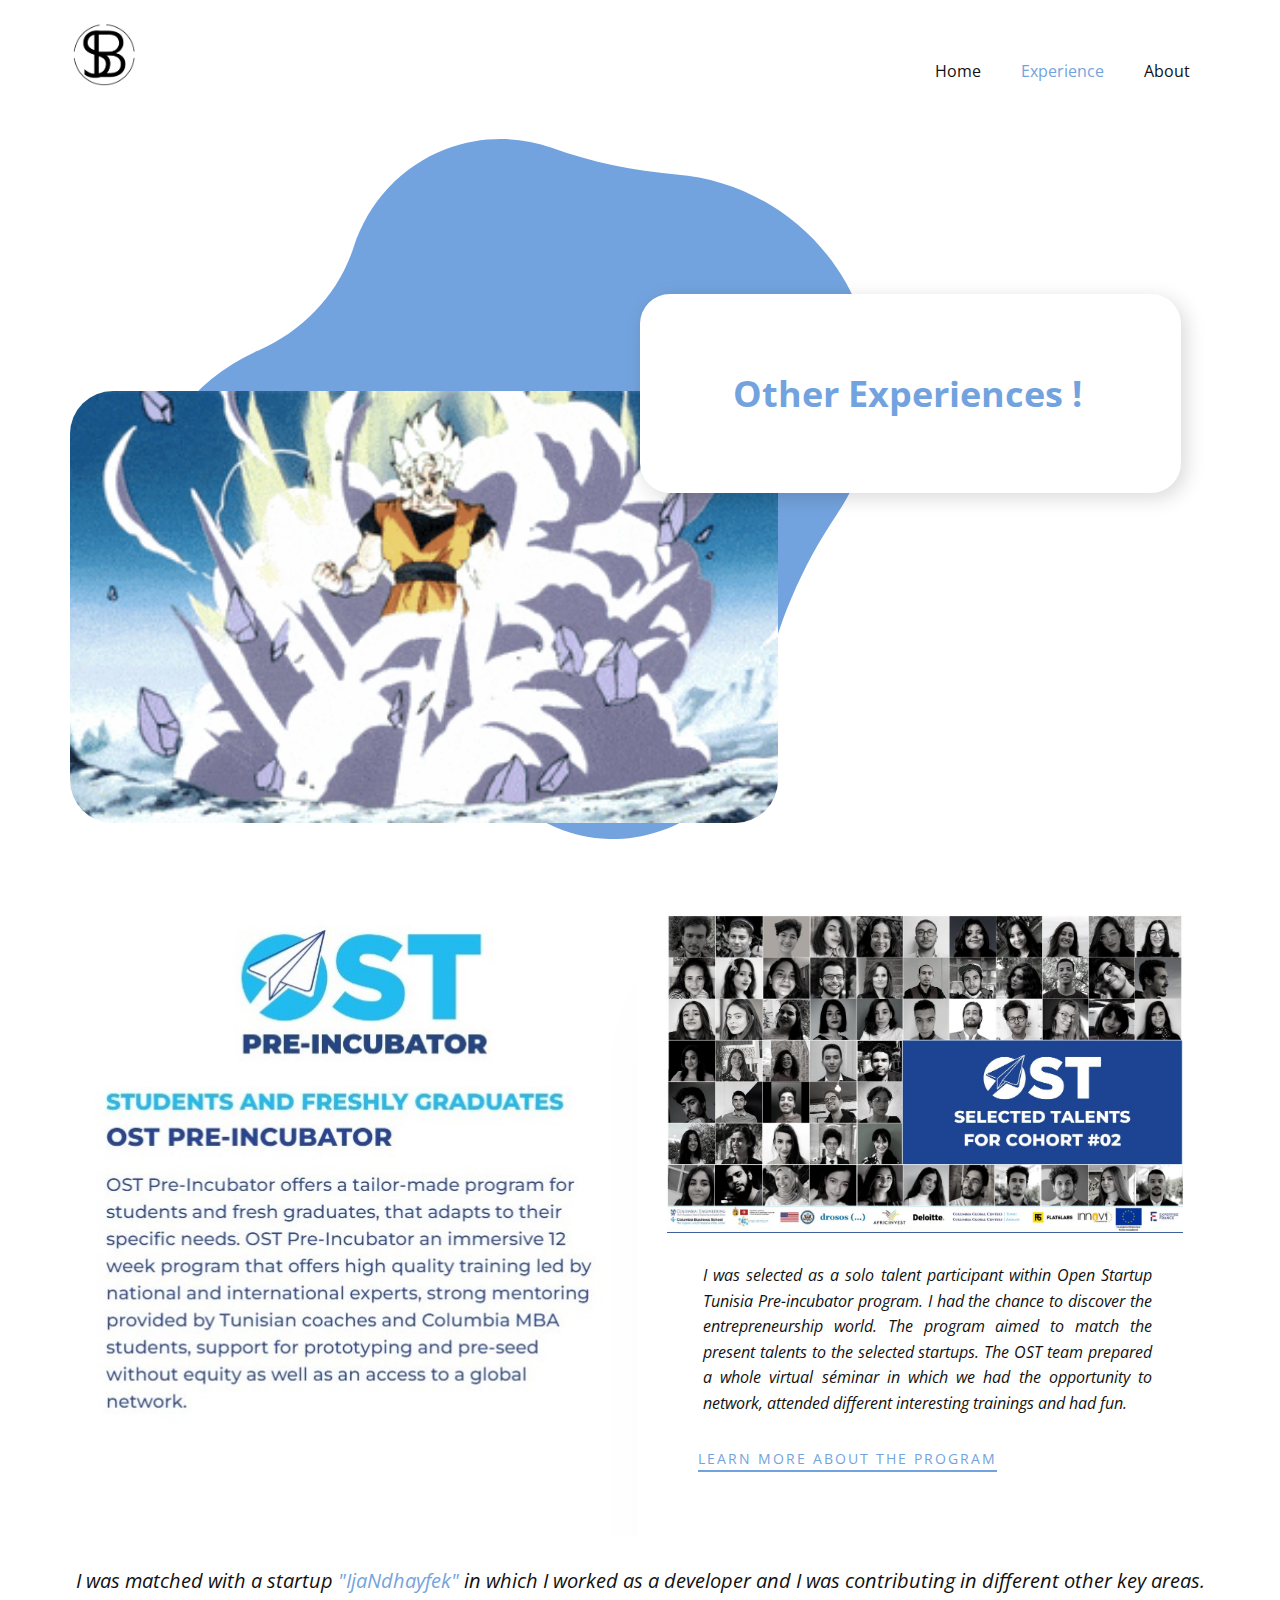
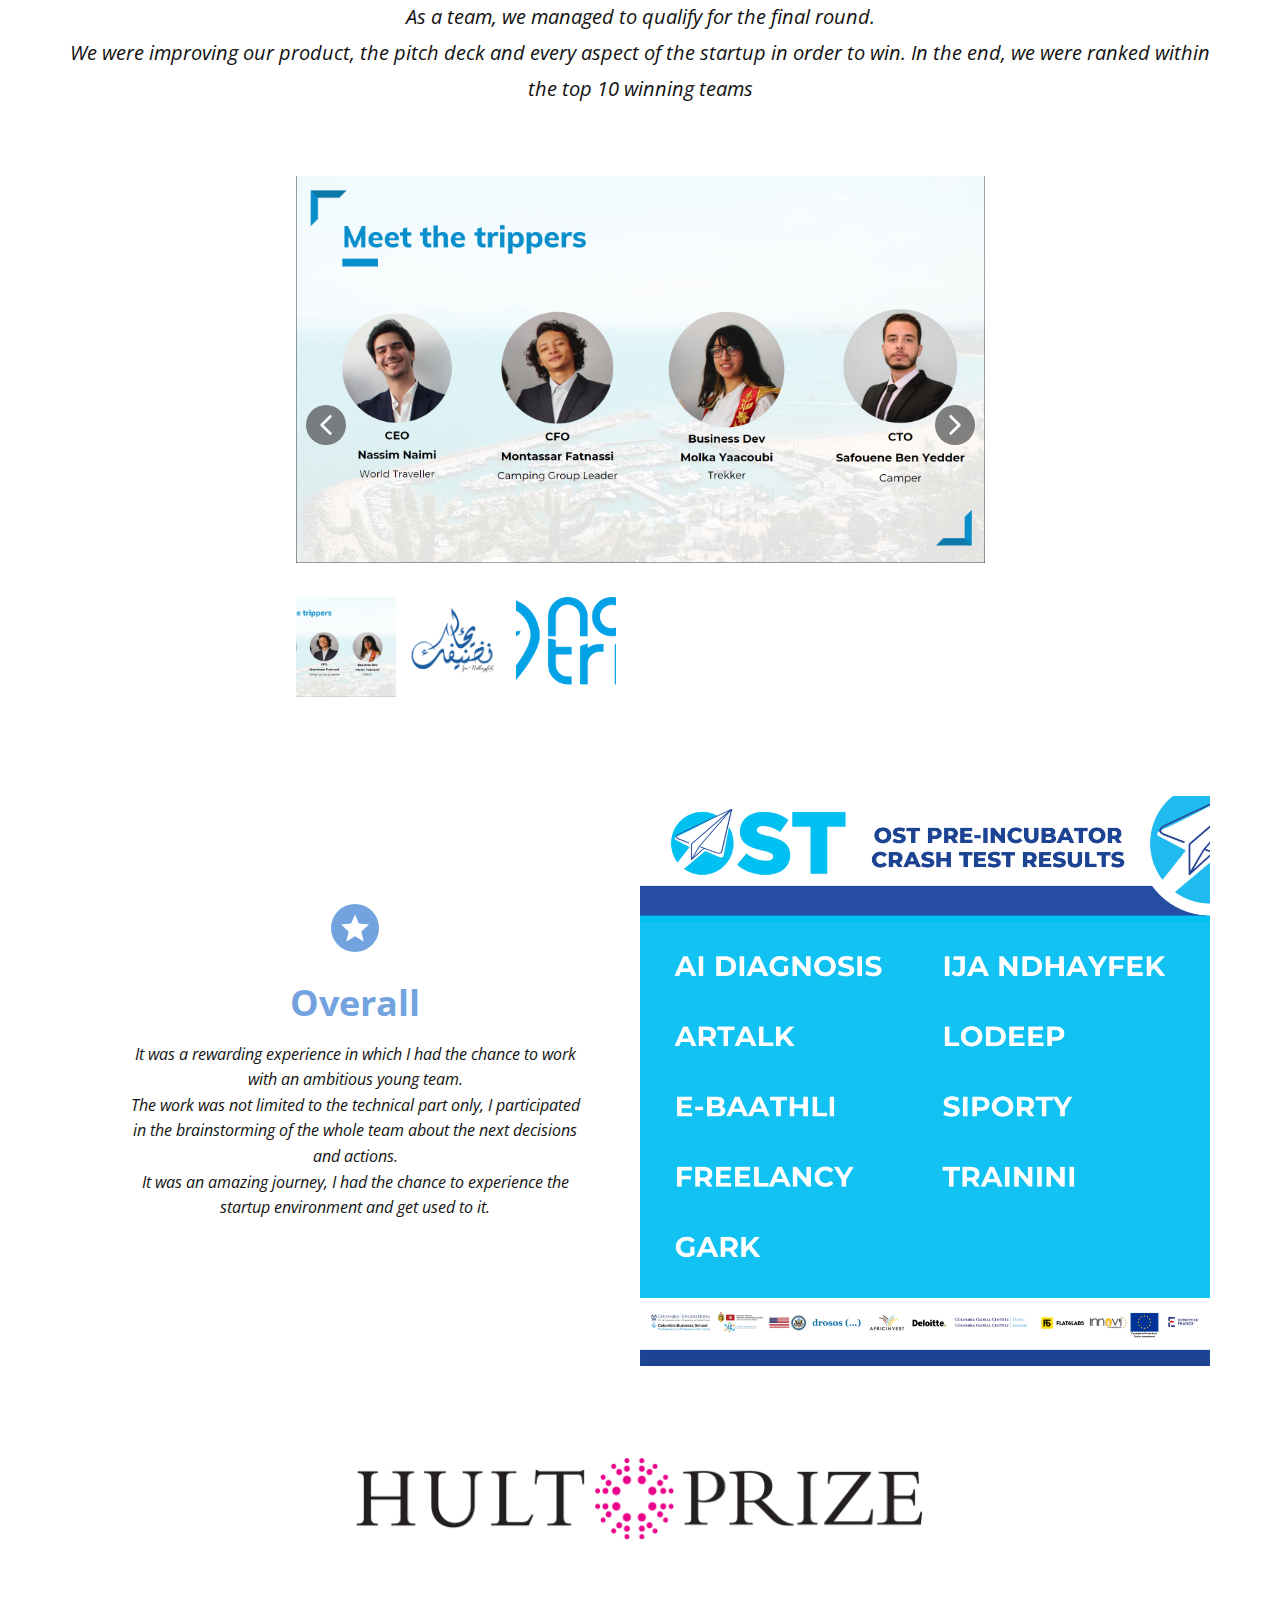
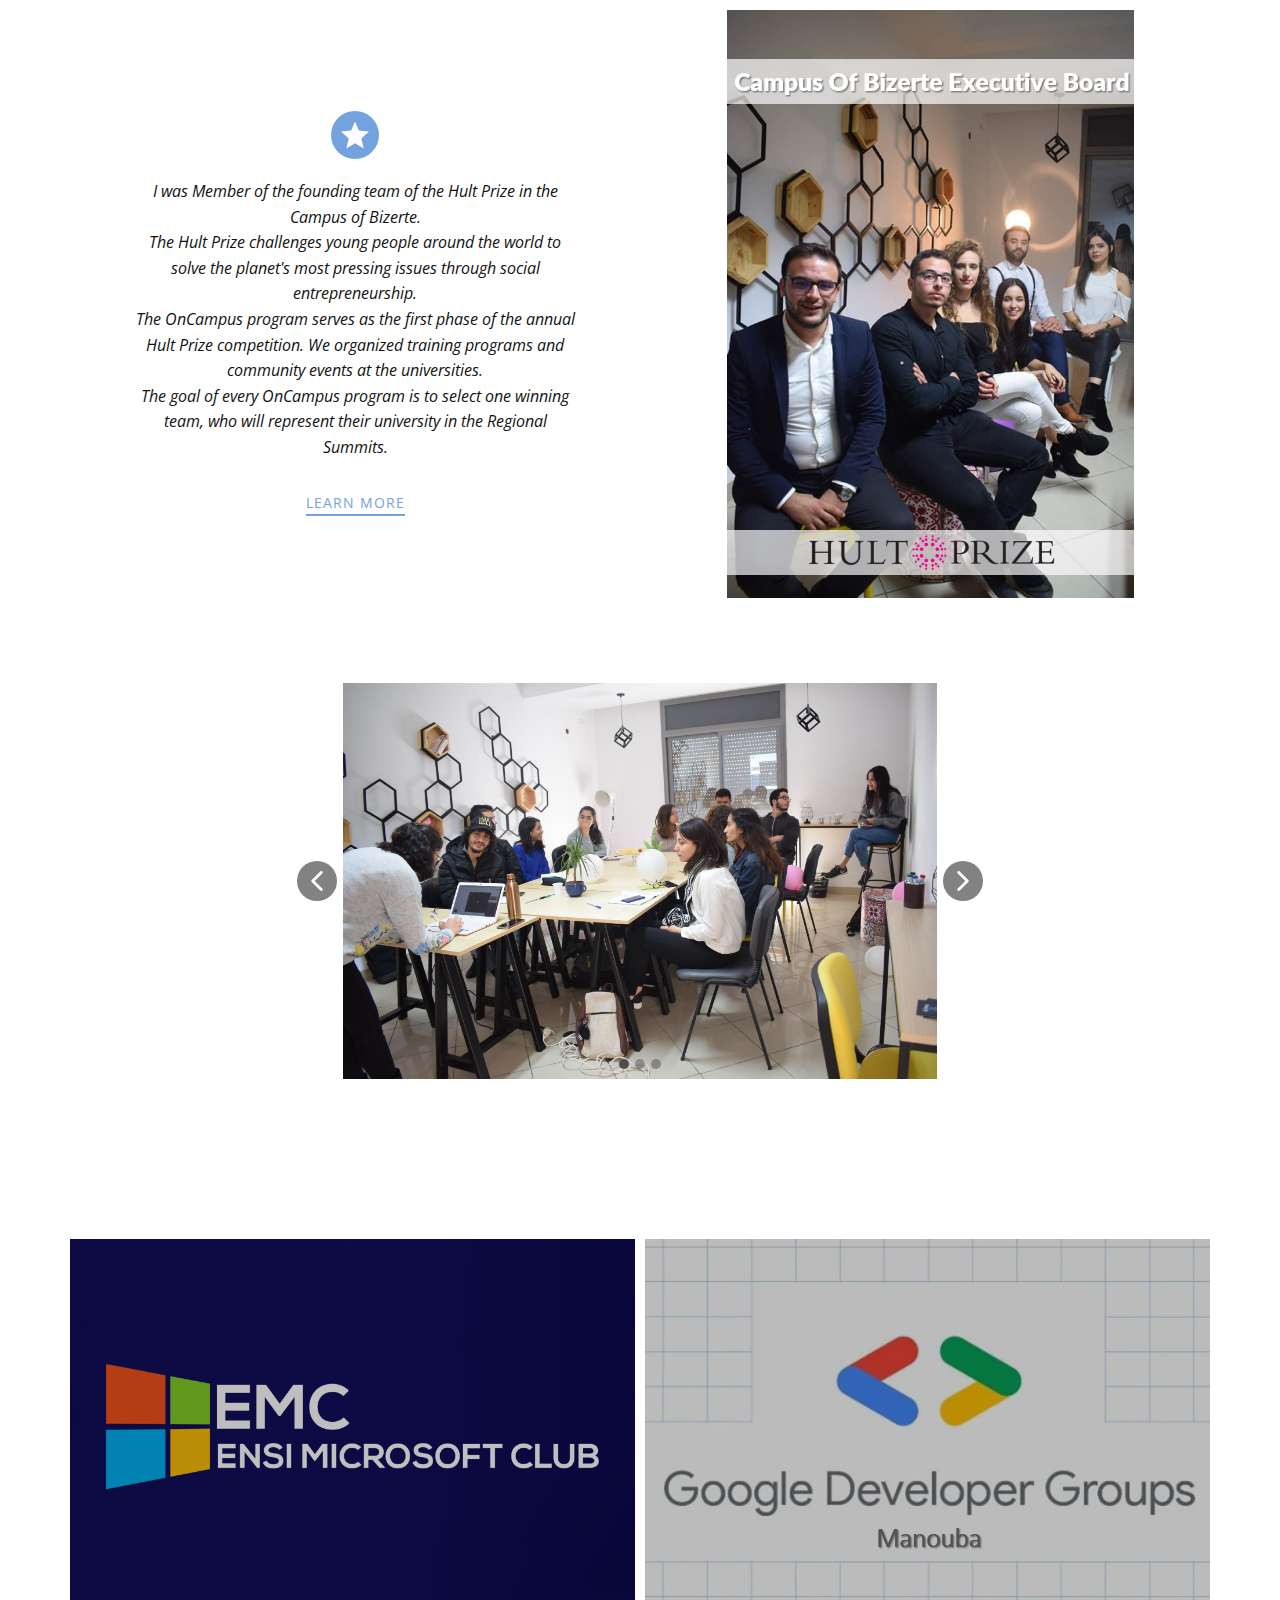
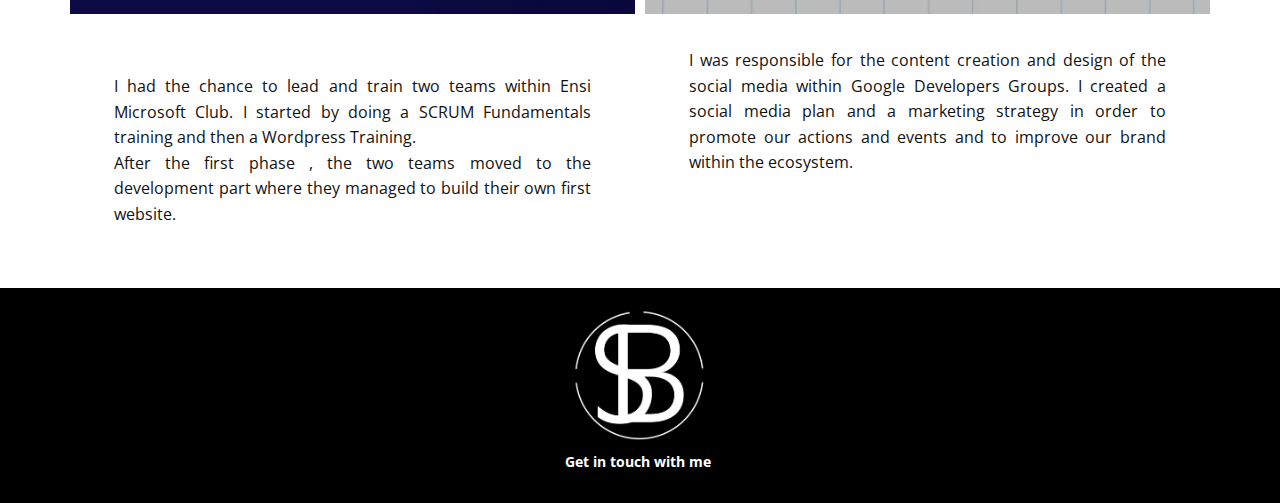
<file: Other-Experiences.html>
<!DOCTYPE html>
<html style="font-size: 16px;" lang="fr"><head>
    <meta name="viewport" content="width=device-width, initial-scale=1.0">
    <meta charset="utf-8">
    <meta name="keywords" content="">
    <meta name="description" content="">
    <title>Other Experiences</title>
    <link rel="stylesheet" href="nicepage.css" media="screen">
<link rel="stylesheet" href="Other-Experiences.css" media="screen">
    <script class="u-script" type="text/javascript" src="jquery.js" "="" defer=""></script>
    <script class="u-script" type="text/javascript" src="nicepage.js" "="" defer=""></script>
    <meta name="generator" content="Nicepage 4.17.10, nicepage.com">
    <link id="u-theme-google-font" rel="stylesheet" href="https://fonts.googleapis.com/css?family=Roboto:100,100i,300,300i,400,400i,500,500i,700,700i,900,900i|Open+Sans:300,300i,400,400i,500,500i,600,600i,700,700i,800,800i">
    
    
    
    
    
    
    
    
    
    <script type="application/ld+json">{
		"@context": "http://schema.org",
		"@type": "Organization",
		"name": "Main app",
		"logo": "images/LogoBlack.png"
}</script>
    <meta name="theme-color" content="#73a3de">
    <meta property="og:title" content="Other Experiences">
    <meta property="og:description" content="">
    <meta property="og:type" content="website">
  </head>
  <body class="u-body u-xl-mode" data-lang="fr"><header class="u-clearfix u-header u-header" id="sec-64b2"><div class="u-clearfix u-sheet u-sheet-1">
        <a href="Home.html" data-page-id="235945863" class="u-image u-logo u-image-1" data-image-width="663" data-image-height="607" title="Home">
          <img src="images/LogoBlack.png" class="u-logo-image u-logo-image-1">
        </a>
        <nav class="u-menu u-menu-dropdown u-offcanvas u-menu-1">
          <div class="menu-collapse" style="font-size: 1rem; letter-spacing: 0px;">
            <a class="u-button-style u-custom-left-right-menu-spacing u-custom-padding-bottom u-custom-top-bottom-menu-spacing u-nav-link u-text-active-palette-1-base u-text-hover-palette-2-base" href="#" data-lang-en="{&quot;content&quot;:&quot;<svg class=\&quot;u-svg-link\&quot; viewBox=\&quot;0 0 24 24\&quot;><use xmlns:xlink=\&quot;http://www.w3.org/1999/xlink\&quot; xlink:href=\&quot;#menu-hamburger\&quot;></use></svg><svg class=\&quot;u-svg-content\&quot; version=\&quot;1.1\&quot; id=\&quot;menu-hamburger\&quot; viewBox=\&quot;0 0 16 16\&quot; x=\&quot;0px\&quot; y=\&quot;0px\&quot; xmlns:xlink=\&quot;http://www.w3.org/1999/xlink\&quot; xmlns=\&quot;http://www.w3.org/2000/svg\&quot;>    <g>        <rect y=\&quot;1\&quot; width=\&quot;16\&quot; height=\&quot;2\&quot;></rect>        <rect y=\&quot;7\&quot; width=\&quot;16\&quot; height=\&quot;2\&quot;></rect>        <rect y=\&quot;13\&quot; width=\&quot;16\&quot; height=\&quot;2\&quot;></rect>    </g></svg>&quot;,&quot;href&quot;:&quot;#&quot;}">
              <svg class="u-svg-link" viewBox="0 0 24 24"><use xmlns:xlink="http://www.w3.org/1999/xlink" xlink:href="#menu-hamburger"></use></svg>
              <svg class="u-svg-content" version="1.1" id="menu-hamburger" viewBox="0 0 16 16" x="0px" y="0px" xmlns:xlink="http://www.w3.org/1999/xlink" xmlns="http://www.w3.org/2000/svg"><g><rect y="1" width="16" height="2"></rect><rect y="7" width="16" height="2"></rect><rect y="13" width="16" height="2"></rect>
</g></svg>
            </a>
          </div>
          <div class="u-custom-menu u-nav-container">
            <ul class="u-nav u-unstyled u-nav-1"><li class="u-nav-item"><a class="u-button-style u-nav-link u-text-active-palette-1-base u-text-hover-palette-2-base" href="Home.html" target="_blank" data-lang-en="{&quot;content&quot;:&quot;Home&quot;,&quot;href&quot;:&quot;Home.html&quot;}" style="padding: 10px 20px;">Home</a>
</li><li class="u-nav-item"><a class="u-button-style u-nav-link u-text-active-palette-1-base u-text-hover-palette-2-base" href="#" data-lang-en="{&quot;content&quot;:&quot;Experience&quot;,&quot;href&quot;:&quot;#&quot;}" style="padding: 10px 20px;">Experience</a><div class="u-nav-popup"><ul class="u-h-spacing-20 u-nav u-unstyled u-v-spacing-10"><li class="u-nav-item"><a class="u-button-style u-nav-link u-white" href="Internships.html" target="_blank" data-lang-en="{&quot;content&quot;:&quot;Internships &amp;amp; Freelance&quot;}">Internships &amp; Freelance</a>
</li><li class="u-nav-item"><a class="u-button-style u-nav-link u-white" href="AIESEC.html" target="_blank" data-lang-en="{&quot;content&quot;:&quot;AIESEC&quot;,&quot;href&quot;:&quot;AIESEC.html&quot;}">AIESEC</a>
</li><li class="u-nav-item"><a class="u-button-style u-nav-link u-white" href="Junior-Enterprise.html" target="_blank" data-lang-en="{&quot;content&quot;:&quot;Junior Enterprise&quot;,&quot;href&quot;:&quot;Junior-Enterprise.html&quot;}">Junior Enterprise</a>
</li><li class="u-nav-item"><a class="u-button-style u-nav-link u-white" href="Other-Experiences.html" target="_blank" data-lang-en="{&quot;content&quot;:&quot;Other Clubs &amp;amp; Associations&quot;}">Other Experiences</a>
</li></ul>
</div>
</li><li class="u-nav-item"><a class="u-button-style u-nav-link u-text-active-palette-1-base u-text-hover-palette-2-base" href="About.html" target="_blank" data-lang-en="{&quot;content&quot;:&quot;About&quot;,&quot;href&quot;:&quot;About.html&quot;}" style="padding: 10px 20px;">About</a>
</li></ul>
          </div>
          <div class="u-custom-menu u-nav-container-collapse">
            <div class="u-black u-container-style u-inner-container-layout u-opacity u-opacity-95 u-sidenav">
              <div class="u-inner-container-layout u-sidenav-overflow">
                <div class="u-menu-close"></div>
                <ul class="u-align-center u-nav u-popupmenu-items u-unstyled u-nav-3"><li class="u-nav-item"><a class="u-button-style u-nav-link" href="Home.html" target="_blank" data-lang-en="{&quot;content&quot;:&quot;Home&quot;,&quot;href&quot;:&quot;Home.html&quot;}">Home</a>
</li><li class="u-nav-item"><a class="u-button-style u-nav-link" href="#" data-lang-en="{&quot;content&quot;:&quot;Experience&quot;,&quot;href&quot;:&quot;#&quot;}">Experience</a><div class="u-nav-popup"><ul class="u-h-spacing-20 u-nav u-unstyled u-v-spacing-10"><li class="u-nav-item"><a class="u-button-style u-nav-link" href="Internships.html" target="_blank" data-lang-en="{&quot;content&quot;:&quot;Internships &amp;amp; Freelance&quot;}">Internships &amp; Freelance</a>
</li><li class="u-nav-item"><a class="u-button-style u-nav-link" href="AIESEC.html" target="_blank" data-lang-en="{&quot;content&quot;:&quot;AIESEC&quot;,&quot;href&quot;:&quot;AIESEC.html&quot;}">AIESEC</a>
</li><li class="u-nav-item"><a class="u-button-style u-nav-link" href="Junior-Enterprise.html" target="_blank" data-lang-en="{&quot;content&quot;:&quot;Junior Enterprise&quot;,&quot;href&quot;:&quot;Junior-Enterprise.html&quot;}">Junior Enterprise</a>
</li><li class="u-nav-item"><a class="u-button-style u-nav-link" href="Other-Experiences.html" target="_blank" data-lang-en="{&quot;content&quot;:&quot;Other Clubs &amp;amp; Associations&quot;}">Other Experiences</a>
</li></ul>
</div>
</li><li class="u-nav-item"><a class="u-button-style u-nav-link" href="About.html" target="_blank" data-lang-en="{&quot;content&quot;:&quot;About&quot;,&quot;href&quot;:&quot;About.html&quot;}">About</a>
</li></ul>
              </div>
            </div>
            <div class="u-black u-menu-overlay u-opacity u-opacity-70"></div>
          </div>
        </nav>
      </div></header>
    <section class="u-clearfix u-white u-section-1" id="sec-1f12">
      <div class="u-clearfix u-sheet u-sheet-1">
        <div class="u-container-style u-expanded-width-md u-expanded-width-sm u-group u-group-1">
          <div class="u-container-layout u-container-layout-1">
            <div class="u-align-center u-expanded-width-md u-expanded-width-sm u-shape u-shape-svg u-text-palette-1-base u-shape-1">
              <svg class="u-svg-link" preserveAspectRatio="none" viewBox="0 0 160 150" style=""><use xmlns:xlink="http://www.w3.org/1999/xlink" xlink:href="#svg-5264"></use></svg>
              <svg class="u-svg-content" viewBox="0 0 160 150" x="0px" y="0px" id="svg-5264"><path d="M43.2,126.9c14.2,1.3,27.6,7,39.1,15.6c8.3,6.1,19.4,10.3,32.7,5.3c11.7-4.4,18.6-17.4,21-30.2c2.6-13.3,8.1-25.9,15.7-37.1
	c8.3-12.1,10.8-27.9,5.3-42.7C150.5,20.3,134.6,9,117,7.6C107.9,6.9,98.8,5,90.1,1.9C83-0.6,75-0.7,67.4,2.1
	c-9.9,3.7-17,11.6-20.1,21c-3.3,10.1-10.9,18-20.6,22.2c-0.1,0-0.1,0.1-0.2,0.1c-20.3,8.9-31,32-24.6,53.2
	C6.9,115.6,25.2,125.2,43.2,126.9z"></path></svg>
            </div>
            <img class="u-align-center u-image u-image-round u-radius-43 u-image-1" alt="" data-image-width="356" data-image-height="200" src="images/2001.gif">
          </div>
        </div>
        <div class="u-align-center u-container-style u-group u-radius-30 u-shape-round u-white u-group-2">
          <div class="u-container-layout u-valign-middle u-container-layout-2">
            <h2 class="u-custom-font u-subtitle u-text u-text-font u-text-palette-1-base u-text-1">Other Experiences !</h2>
          </div>
        </div>
      </div>
    </section>
    <section class="u-clearfix u-white u-section-2" id="sec-1610">
      <div class="u-clearfix u-sheet u-valign-middle-xs u-sheet-1">
        <div class="u-clearfix u-expanded-width-lg u-expanded-width-sm u-expanded-width-xl u-expanded-width-xs u-gutter-0 u-layout-wrap u-layout-wrap-1">
          <div class="u-gutter-0 u-layout">
            <div class="u-layout-row">
              <div class="u-size-30 u-size-60-md">
                <div class="u-layout-row">
                  <div class="u-align-left u-container-style u-image u-image-contain u-layout-cell u-left-cell u-size-60 u-image-1" src="" data-image-width="561" data-image-height="641">
                    <div class="u-container-layout u-valign-middle u-container-layout-1" src=""></div>
                  </div>
                </div>
              </div>
              <div class="u-size-30 u-size-60-md">
                <div class="u-layout-col">
                  <div class="u-align-left u-container-style u-layout-cell u-right-cell u-size-40 u-layout-cell-2">
                    <div class="u-container-layout u-container-layout-2" src="">
                      <img class="u-expanded-width-lg u-expanded-width-md u-expanded-width-sm u-expanded-width-xl u-image u-image-contain u-image-2" src="images/ost2.jpg" data-image-width="1400" data-image-height="875">
                    </div>
                  </div>
                  <div class="u-align-center-md u-align-center-sm u-align-center-xs u-align-justify-lg u-align-justify-xl u-container-style u-layout-cell u-right-cell u-size-20 u-white u-layout-cell-3" src="">
                    <div class="u-container-layout u-container-layout-3">
                      <p class="u-text u-text-1"> I was selected as a solo talent participant within Open Startup Tunisia Pre-incubator program. I had the chance to discover the entrepreneurship world. The program aimed to match the present talents to the selected startups. The OST team prepared a whole virtual séminar in which we had the opportunity to network, attended different interesting trainings and had fun.</p>
                      <a href="https://open-startup.org/" class="u-border-2 u-border-palette-1-base u-btn u-btn-rectangle u-button-style u-none u-btn-1" extln_redirecting="true" target="_blank">learn more aBOUT THE PROGRAM</a>
                    </div>
                  </div>
                </div>
              </div>
            </div>
          </div>
        </div>
      </div>
    </section>
    <section class="u-align-center u-clearfix u-section-3" id="carousel_5d95">
      <div class="u-clearfix u-sheet u-valign-middle-xl u-valign-top-sm u-sheet-1">
        <h2 class="u-custom-font u-text u-text-default u-text-font u-text-1"> I was matched with a startup <span class="u-text-palette-1-base">"IjaNdhayfek"</span> in which I worked as a developer and I was contributing in different other key areas. As a team, we managed to qualify for the final round.<br>We were improving our product, the pitch deck and every aspect of the startup in order to win. In the end, we were ranked within the top 10 winning teams
        </h2>
      </div>
    </section>
    <section class="u-align-center u-clearfix u-section-4" id="sec-d344">
      <div class="u-clearfix u-sheet u-sheet-1">
        <div class="u-carousel u-expanded-width-xs u-gallery u-layout-thumbnails u-lightbox u-no-transition u-show-text-always u-gallery-1" id="carousel-e131" data-interval="5000" data-u-ride="carousel">
          <div class="u-carousel-inner u-gallery-inner" role="listbox">
            <div class="u-active u-carousel-item u-gallery-item u-carousel-item-1">
              <div class="u-back-slide" data-image-width="1920" data-image-height="1080">
                <img class="u-back-image u-expanded u-image-contain" src="images/Team.png">
              </div>
              <div class="u-over-slide u-over-slide-1">
                <h3 class="u-gallery-heading">Sample Title</h3>
                <p class="u-gallery-text">Sample Text</p>
              </div>
            </div>
            <div class="u-carousel-item u-gallery-item u-carousel-item-2">
              <div class="u-back-slide" data-image-width="880" data-image-height="880">
                <img class="u-back-image u-expanded u-image-contain" src="images/IJANDHAYFEK.png">
              </div>
              <div class="u-over-slide u-over-slide-2">
                <h3 class="u-gallery-heading">Sample Title</h3>
                <p class="u-gallery-text">Sample Text</p>
              </div>
            </div>
            <div class="u-carousel-item u-gallery-item u-carousel-item-3" data-image-width="2836" data-image-height="1875">
              <div class="u-back-slide" data-image-width="5085" data-image-height="2306">
                <img class="u-back-image u-expanded u-image-contain" src="images/Novitriplogo.png">
              </div>
              <div class="u-over-slide u-over-slide-3">
                <h3 class="u-gallery-heading">Sample Title</h3>
                <p class="u-gallery-text">Sample Text</p>
              </div>
            </div>
          </div>
          <a class="u-absolute-vcenter u-carousel-control u-carousel-control-prev u-grey-70 u-icon-circle u-opacity u-opacity-70 u-spacing-10 u-text-white u-carousel-control-1" href="#carousel-e131" role="button" data-u-slide="prev">
            <span aria-hidden="true">
              <svg viewBox="0 0 451.847 451.847"><path d="M97.141,225.92c0-8.095,3.091-16.192,9.259-22.366L300.689,9.27c12.359-12.359,32.397-12.359,44.751,0
c12.354,12.354,12.354,32.388,0,44.748L173.525,225.92l171.903,171.909c12.354,12.354,12.354,32.391,0,44.744
c-12.354,12.365-32.386,12.365-44.745,0l-194.29-194.281C100.226,242.115,97.141,234.018,97.141,225.92z"></path></svg>
            </span>
            <span class="sr-only">
              <svg viewBox="0 0 451.847 451.847"><path d="M97.141,225.92c0-8.095,3.091-16.192,9.259-22.366L300.689,9.27c12.359-12.359,32.397-12.359,44.751,0
c12.354,12.354,12.354,32.388,0,44.748L173.525,225.92l171.903,171.909c12.354,12.354,12.354,32.391,0,44.744
c-12.354,12.365-32.386,12.365-44.745,0l-194.29-194.281C100.226,242.115,97.141,234.018,97.141,225.92z"></path></svg>
            </span>
          </a>
          <a class="u-absolute-vcenter u-carousel-control u-carousel-control-next u-grey-70 u-icon-circle u-opacity u-opacity-70 u-spacing-10 u-text-white u-carousel-control-2" href="#carousel-e131" role="button" data-u-slide="next">
            <span aria-hidden="true">
              <svg viewBox="0 0 451.846 451.847"><path d="M345.441,248.292L151.154,442.573c-12.359,12.365-32.397,12.365-44.75,0c-12.354-12.354-12.354-32.391,0-44.744
L278.318,225.92L106.409,54.017c-12.354-12.359-12.354-32.394,0-44.748c12.354-12.359,32.391-12.359,44.75,0l194.287,194.284
c6.177,6.18,9.262,14.271,9.262,22.366C354.708,234.018,351.617,242.115,345.441,248.292z"></path></svg>
            </span>
            <span class="sr-only">
              <svg viewBox="0 0 451.846 451.847"><path d="M345.441,248.292L151.154,442.573c-12.359,12.365-32.397,12.365-44.75,0c-12.354-12.354-12.354-32.391,0-44.744
L278.318,225.92L106.409,54.017c-12.354-12.359-12.354-32.394,0-44.748c12.354-12.359,32.391-12.359,44.75,0l194.287,194.284
c6.177,6.18,9.262,14.271,9.262,22.366C354.708,234.018,351.617,242.115,345.441,248.292z"></path></svg>
            </span>
          </a>
          <ol class="u-carousel-thumbnails u-spacing-10 u-carousel-thumbnails-1">
            <li class="u-active u-carousel-thumbnail u-carousel-thumbnail-1" data-u-target="#carousel-e131" data-u-slide-to="0">
              <img class="u-carousel-thumbnail-image u-image" src="images/Team.png">
            </li>
            <li class="u-carousel-thumbnail u-carousel-thumbnail-2" data-u-target="#carousel-e131" data-u-slide-to="1">
              <img class="u-carousel-thumbnail-image u-image" src="images/IJANDHAYFEK.png">
            </li>
            <li class="u-carousel-thumbnail u-carousel-thumbnail-3" data-u-target="#carousel-e131" data-u-slide-to="2">
              <img class="u-carousel-thumbnail-image u-image" src="images/Novitriplogo.png">
            </li>
          </ol>
        </div>
      </div>
    </section>
    <section class="u-clearfix u-section-5" id="sec-19b9">
      <div class="u-clearfix u-sheet u-valign-middle-xs u-sheet-1">
        <div class="u-clearfix u-expanded-width u-gutter-0 u-layout-wrap u-layout-wrap-1">
          <div class="u-layout" style="">
            <div class="u-layout-row" style="">
              <div class="u-align-center u-container-style u-layout-cell u-left-cell u-size-30 u-size-xs-60 u-white u-layout-cell-1" src="">
                <div class="u-container-layout u-container-layout-1"><span class="u-icon u-icon-circle u-palette-1-base u-icon-1"><svg class="u-svg-link" preserveAspectRatio="xMidYMin slice" viewBox="0 0 32 32" style=""><use xmlns:xlink="http://www.w3.org/1999/xlink" xlink:href="#svg-0118"></use></svg><svg class="u-svg-content" viewBox="0 0 32 32" id="svg-0118"><g><path d="M20.388,10.918L32,12.118l-8.735,7.749L25.914,31.4l-9.893-6.088L6.127,31.4l2.695-11.533L0,12.118 l11.547-1.2L16.026,0.6L20.388,10.918z"></path>
</g></svg>
                
                
              </span>
                  <h2 class="u-custom-font u-text u-text-default u-text-font u-text-palette-1-base u-text-1">Overall</h2>
                  <p class="u-text u-text-2"> It was a rewarding experience in which I had the chance to work with an ambitious young team. <br>The work was not limited to the technical part only, I participated in the brainstorming of the whole team about the next decisions and actions. <br>It was an amazing journey, I had the chance to experience the startup environment and get used to it.
                  </p>
                </div>
              </div>
              <div class="u-align-center u-container-style u-layout-cell u-right-cell u-size-30 u-size-xs-60 u-layout-cell-2" src="">
                <div class="u-container-layout u-container-layout-2" src="">
                  <img class="u-expanded-width-lg u-expanded-width-md u-expanded-width-sm u-expanded-width-xl u-image u-image-contain u-image-1" src="images/ost1.png" data-image-width="1080" data-image-height="1080">
                </div>
              </div>
            </div>
          </div>
        </div>
      </div>
    </section>
    <section class="u-clearfix u-section-6" id="sec-8297">
      <div class="u-clearfix u-sheet u-valign-middle-lg u-valign-middle-xl u-sheet-1">
        <img class="u-expanded-width-sm u-expanded-width-xs u-image u-image-contain u-image-default u-image-1" src="images/Hult_Prize_Foundation.png" alt="" data-image-width="1150" data-image-height="180">
        <div class="u-clearfix u-expanded-width u-gutter-0 u-layout-wrap u-layout-wrap-1">
          <div class="u-layout" style="">
            <div class="u-layout-row" style="">
              <div class="u-align-center u-container-style u-layout-cell u-left-cell u-size-30 u-size-xs-60 u-white u-layout-cell-1" src="">
                <div class="u-container-layout u-valign-middle-lg u-valign-middle-md u-valign-middle-xl u-container-layout-1"><span class="u-icon u-icon-circle u-palette-1-base u-icon-1"><svg class="u-svg-link" preserveAspectRatio="xMidYMin slice" viewBox="0 0 32 32" style=""><use xmlns:xlink="http://www.w3.org/1999/xlink" xlink:href="#svg-4824"></use></svg><svg class="u-svg-content" viewBox="0 0 32 32" id="svg-4824"><g><path d="M20.388,10.918L32,12.118l-8.735,7.749L25.914,31.4l-9.893-6.088L6.127,31.4l2.695-11.533L0,12.118 l11.547-1.2L16.026,0.6L20.388,10.918z"></path>
</g></svg>
                
                
              </span>
                  <p class="u-text u-text-1"> I was Member of the founding team of the Hult Prize in the Campus of Bizerte.<br>The Hult Prize challenges young people around the world to solve the planet's most pressing issues through social entrepreneurship.<br>The OnCampus program serves as the first phase of the annual Hult Prize competition. We organized training programs and community events at the universities.<br>The goal of every OnCampus program is to select one winning team, who will represent their university in the Regional Summits.
                  </p>
                  <a href="https://www.hultprize.org/" class="u-active-none u-border-2 u-border-palette-1-base u-btn u-btn-rectangle u-button-style u-hover-none u-none u-btn-1" target="_blank">Learn More</a>
                </div>
              </div>
              <div class="u-align-center u-container-style u-layout-cell u-right-cell u-size-30 u-size-xs-60 u-layout-cell-2" src="">
                <div class="u-container-layout u-valign-middle-md u-valign-top-lg u-valign-top-xl u-container-layout-2" src="">
                  <img class="u-expanded-width-md u-expanded-width-xs u-image u-image-contain u-image-2" src="images/Sanstitre1.png" data-image-width="598" data-image-height="865">
                </div>
              </div>
            </div>
          </div>
        </div>
      </div>
    </section>
    <section class="u-align-center u-clearfix u-section-7" id="sec-a313">
      <div class="u-clearfix u-sheet u-sheet-1">
        <div class="u-carousel u-expanded-width-sm u-expanded-width-xs u-gallery u-layout-carousel u-lightbox u-no-transition u-show-text-none u-gallery-1" data-interval="5000" data-u-ride="carousel" id="carousel-9387">
          <ol class="u-absolute-hcenter u-carousel-indicators u-carousel-indicators-1">
            <li data-u-target="#carousel-9387" data-u-slide-to="0" class="u-active u-grey-70 u-shape-circle" style="width: 10px; height: 10px;"></li>
            <li data-u-target="#carousel-9387" data-u-slide-to="1" class="u-grey-70 u-shape-circle" style="width: 10px; height: 10px;"></li>
            <li data-u-target="#carousel-9387" data-u-slide-to="2" class="u-grey-70 u-shape-circle" style="width: 10px; height: 10px;"></li>
          </ol>
          <div class="u-carousel-inner u-gallery-inner" role="listbox">
            <div class="u-active u-carousel-item u-gallery-item u-carousel-item-1">
              <div class="u-back-slide" data-image-width="2048" data-image-height="1365">
                <img class="u-back-image u-expanded u-image-contain" src="images/80866835_146198893506464_6608891659843272704_n.jpg">
              </div>
              <div class="u-over-slide u-over-slide-1">
                <h3 class="u-gallery-heading"></h3>
                <p class="u-gallery-text"></p>
              </div>
            </div>
            <div class="u-carousel-item u-gallery-item u-carousel-item-2">
              <div class="u-back-slide" data-image-width="2048" data-image-height="1365">
                <img class="u-back-image u-expanded u-image-contain" src="images/80771616_146198960173124_1574761724857286656_n.jpg">
              </div>
              <div class="u-over-slide u-over-slide-2">
                <h3 class="u-gallery-heading"></h3>
                <p class="u-gallery-text"></p>
              </div>
            </div>
            <div class="u-carousel-item u-gallery-item u-carousel-item-3" data-image-width="1280" data-image-height="853">
              <div class="u-back-slide">
                <img class="u-back-image u-expanded u-image-contain" src="images/124181201_3390051757738725_919183815531214738_n.jpg">
              </div>
              <div class="u-over-slide u-over-slide-3">
                <h3 class="u-gallery-heading"></h3>
                <p class="u-gallery-text"></p>
              </div>
              <style data-mode="XL"></style>
              <style data-mode="LG"></style>
              <style data-mode="MD" data-visited="true"></style>
              <style data-mode="SM" data-visited="true"></style>
              <style data-mode="XS" data-visited="true"></style>
            </div>
          </div>
          <a class="u-absolute-vcenter u-carousel-control u-carousel-control-prev u-grey-70 u-icon-circle u-opacity u-opacity-70 u-spacing-10 u-text-white u-carousel-control-1" href="#carousel-9387" role="button" data-u-slide="prev">
            <span aria-hidden="true">
              <svg viewBox="0 0 451.847 451.847"><path d="M97.141,225.92c0-8.095,3.091-16.192,9.259-22.366L300.689,9.27c12.359-12.359,32.397-12.359,44.751,0
c12.354,12.354,12.354,32.388,0,44.748L173.525,225.92l171.903,171.909c12.354,12.354,12.354,32.391,0,44.744
c-12.354,12.365-32.386,12.365-44.745,0l-194.29-194.281C100.226,242.115,97.141,234.018,97.141,225.92z"></path></svg>
            </span>
            <span class="sr-only">
              <svg viewBox="0 0 451.847 451.847"><path d="M97.141,225.92c0-8.095,3.091-16.192,9.259-22.366L300.689,9.27c12.359-12.359,32.397-12.359,44.751,0
c12.354,12.354,12.354,32.388,0,44.748L173.525,225.92l171.903,171.909c12.354,12.354,12.354,32.391,0,44.744
c-12.354,12.365-32.386,12.365-44.745,0l-194.29-194.281C100.226,242.115,97.141,234.018,97.141,225.92z"></path></svg>
            </span>
          </a>
          <a class="u-absolute-vcenter u-carousel-control u-carousel-control-next u-grey-70 u-icon-circle u-opacity u-opacity-70 u-spacing-10 u-text-white u-carousel-control-2" href="#carousel-9387" role="button" data-u-slide="next">
            <span aria-hidden="true">
              <svg viewBox="0 0 451.846 451.847"><path d="M345.441,248.292L151.154,442.573c-12.359,12.365-32.397,12.365-44.75,0c-12.354-12.354-12.354-32.391,0-44.744
L278.318,225.92L106.409,54.017c-12.354-12.359-12.354-32.394,0-44.748c12.354-12.359,32.391-12.359,44.75,0l194.287,194.284
c6.177,6.18,9.262,14.271,9.262,22.366C354.708,234.018,351.617,242.115,345.441,248.292z"></path></svg>
            </span>
            <span class="sr-only">
              <svg viewBox="0 0 451.846 451.847"><path d="M345.441,248.292L151.154,442.573c-12.359,12.365-32.397,12.365-44.75,0c-12.354-12.354-12.354-32.391,0-44.744
L278.318,225.92L106.409,54.017c-12.354-12.359-12.354-32.394,0-44.748c12.354-12.359,32.391-12.359,44.75,0l194.287,194.284
c6.177,6.18,9.262,14.271,9.262,22.366C354.708,234.018,351.617,242.115,345.441,248.292z"></path></svg>
            </span>
          </a>
        </div>
      </div>
    </section>
    <section class="u-clearfix u-section-8" id="sec-8387">
      <div class="u-clearfix u-sheet u-valign-top-md u-valign-top-xs u-sheet-1">
        <div class="u-expanded-width-md u-expanded-width-sm u-expanded-width-xl u-expanded-width-xs u-list u-list-1">
          <div class="u-repeater u-repeater-1">
            <div class="u-container-style u-image u-list-item u-repeater-item u-shading u-image-1" data-image-width="960" data-image-height="960">
              <div class="u-container-layout u-similar-container u-valign-top u-container-layout-1"></div>
            </div>
            <div class="u-container-style u-image u-list-item u-repeater-item u-shading u-image-2" data-image-width="1018" data-image-height="1018">
              <div class="u-container-layout u-similar-container u-valign-top u-container-layout-2"></div>
            </div>
          </div>
        </div>
        <p class="u-align-justify u-text u-text-1"> I was responsible for the content creation and design of the social media within Google Developers Groups. I created a social media plan and a marketing strategy in order to promote our actions and events and to improve our brand within the ecosystem.</p>
        <p class="u-align-justify u-text u-text-2"> I had the chance to lead and train two teams within Ensi Microsoft Club. I started by doing a SCRUM Fundamentals training and then a Wordpress Training.<br>After the first phase , the two teams moved to the development part where they managed to build their own first website.
        </p>
      </div>
    </section>
    
    
    <footer class="u-align-center u-black u-clearfix u-footer u-footer" id="sec-d28a"><div class="u-clearfix u-sheet u-sheet-1">
        <img class="u-image u-image-contain u-image-round u-radius-10 u-image-1" src="images/LogoWhite.png" alt="" data-image-width="617" data-image-height="601" data-href="https://linktr.ee/safouenebenyedder" data-target="_blank">
        <p class="u-small-text u-text u-text-variant u-text-1" data-lang-en="Get in touch with me&amp;nbsp;">Get in touch with me&nbsp;</p>
      </div></footer>
  
</body></html>
</file>
